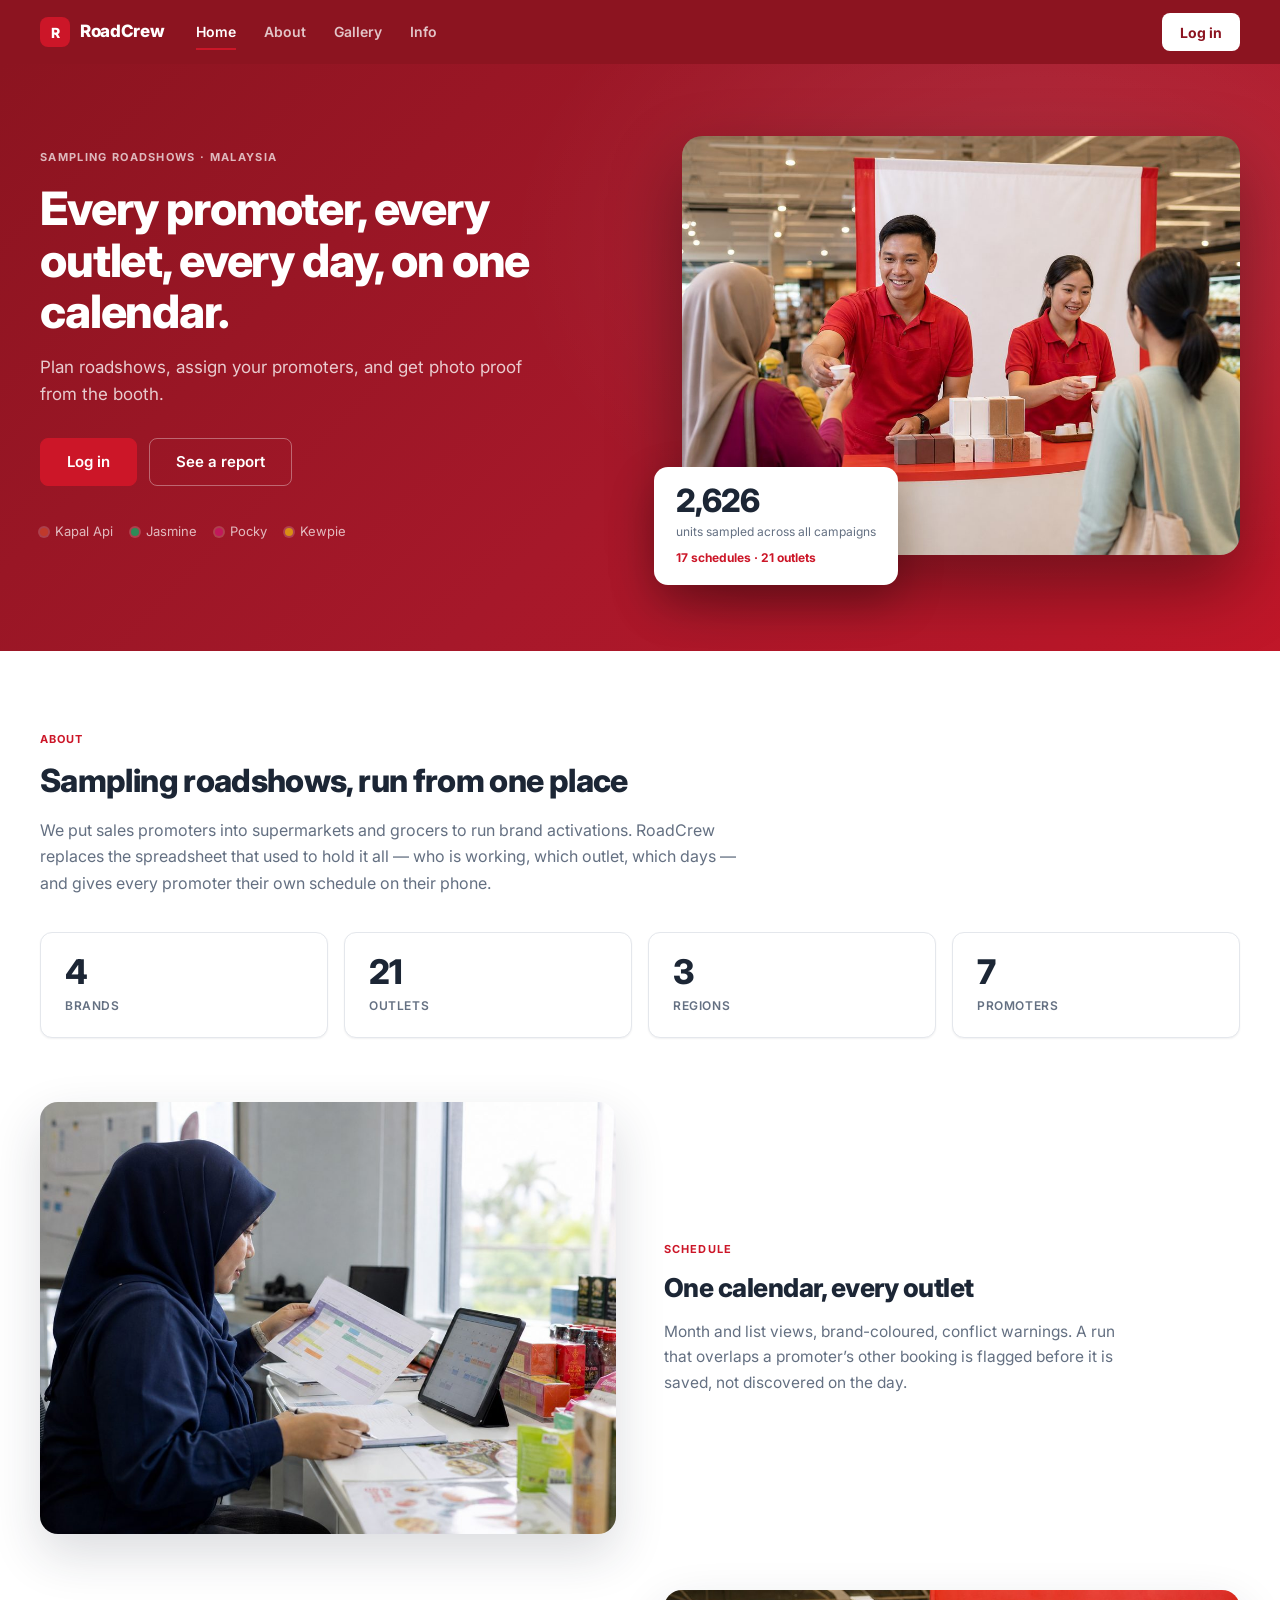
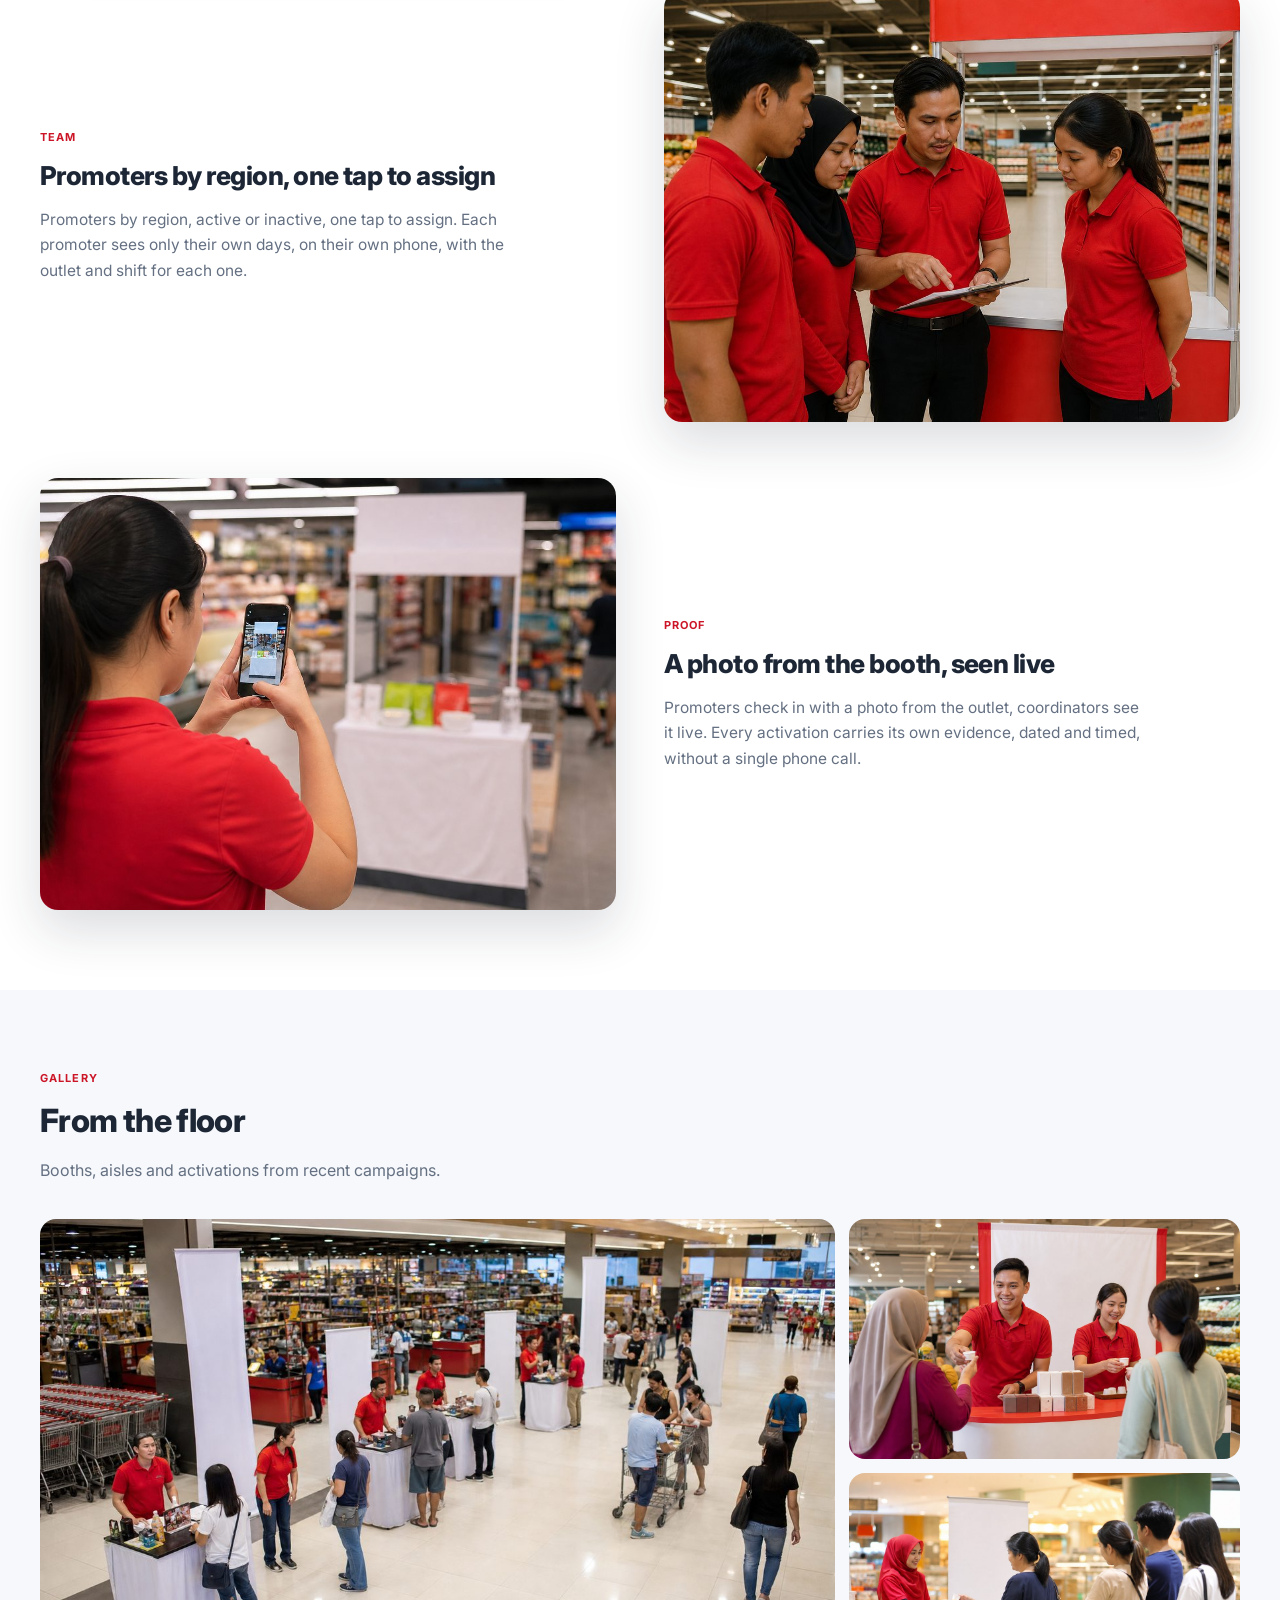
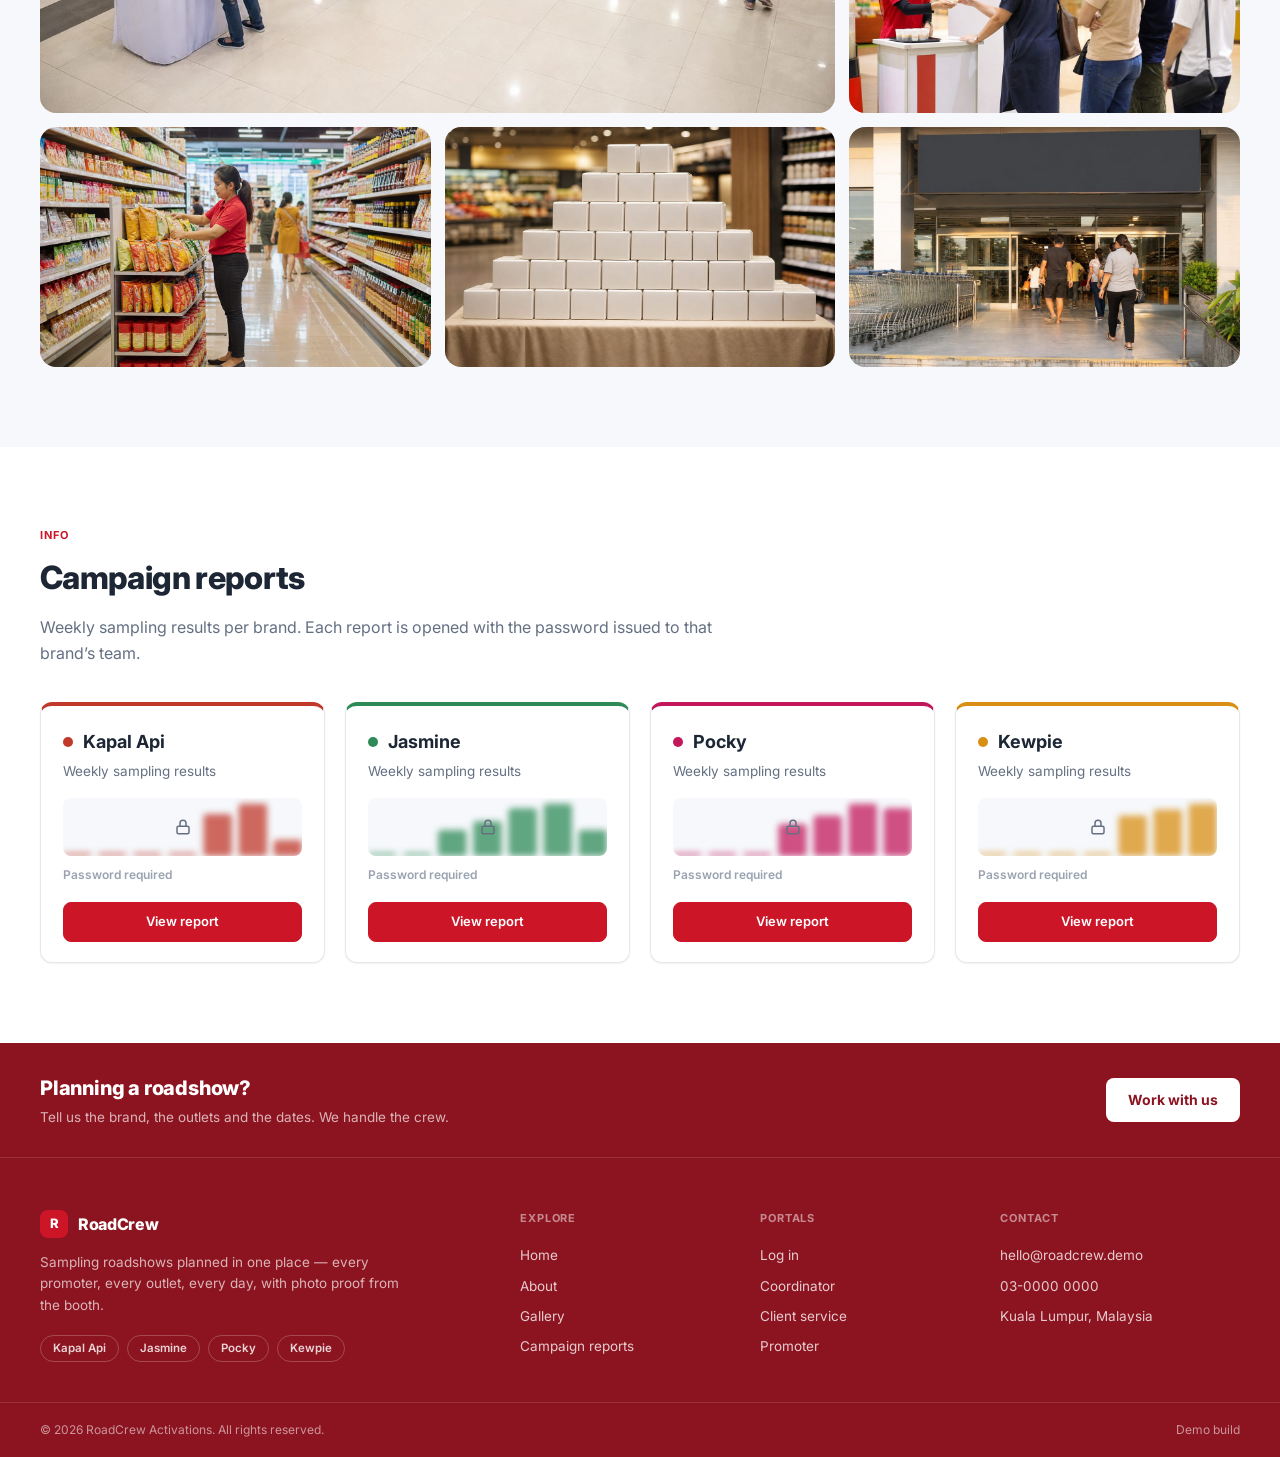
<file: index.html>
<!DOCTYPE html>
<html lang="en">
<head>
<meta charset="utf-8">
<meta name="viewport" content="width=device-width, initial-scale=1">
<title>RoadCrew - Roadshow Schedule Management</title>
<link rel="icon" href="img/logo.svg">
<link rel="preconnect" href="https://fonts.googleapis.com">
<link rel="preconnect" href="https://fonts.gstatic.com" crossorigin>
<link href="https://fonts.googleapis.com/css2?family=Inter:wght@400;600;700;800&display=swap" rel="stylesheet">
<link rel="stylesheet" href="css/base.css">
<link rel="stylesheet" href="css/landing.css">
</head>
<body class="landing">

  <!-- ============ NAVBAR ============ -->
  <header class="nav">
    <a class="nav-brand" href="#home">
      <span class="nav-mark">R</span>
      <span class="nav-word">RoadCrew</span>
    </a>
    <nav class="nav-links" id="nav-links">
      <a class="nav-link" href="#home">Home</a>
      <a class="nav-link" href="#about">About</a>
      <a class="nav-link" href="#gallery">Gallery</a>
      <a class="nav-link" href="#info">Info</a>
    </nav>
    <button class="nav-cta" type="button" data-open-login>Log in</button>
  </header>

  <!-- ============ HOME / HERO ============ -->
  <section class="hero" id="home">
    <div class="hero-grid">
      <div class="hero-copy">
        <div class="hero-eyebrow">Sampling roadshows &middot; Malaysia</div>
        <h1 class="hero-title">Every promoter, every outlet, every day, on one calendar.</h1>
        <p class="hero-sub">Plan roadshows, assign your promoters, and get photo proof from the booth.</p>
        <div class="hero-actions">
          <button class="hero-cta" type="button" data-open-login>Log in</button>
          <a class="hero-cta hero-cta-ghost" href="#info" data-scroll>See a report</a>
        </div>
        <div class="hero-clients" id="hero-clients"></div>
      </div>

      <div class="hero-visual">
        <figure class="hero-photo">
          <img src="img/gallery-01.jpg" alt="Promoters at a sampling booth serving shoppers">
        </figure>
        <div class="hero-stat">
          <div class="hero-stat-num" id="hero-stat-units">&nbsp;</div>
          <div class="hero-stat-label">units sampled across all campaigns</div>
          <div class="hero-stat-sub" id="hero-stat-sub">&nbsp;</div>
        </div>
      </div>
    </div>
  </section>

  <!-- ============ ABOUT ============ -->
  <section class="section" id="about">
    <div class="section-head">
      <div class="section-eyebrow">About</div>
      <h2 class="section-title">Sampling roadshows, run from one place</h2>
      <p class="section-lead">
        We put sales promoters into supermarkets and grocers to run brand activations.
        RoadCrew replaces the spreadsheet that used to hold it all &mdash; who is working,
        which outlet, which days &mdash; and gives every promoter their own schedule on their phone.
      </p>
    </div>

    <div class="stats" id="stats"></div>

    <div class="story">
      <div class="story-row">
        <figure class="story-photo">
          <img src="img/about-01.jpg" alt="Coordinator reviewing a printed schedule beside a tablet calendar">
        </figure>
        <div class="story-copy">
          <div class="story-kicker">Schedule</div>
          <h3 class="story-title">One calendar, every outlet</h3>
          <p class="story-text">
            Month and list views, brand-coloured, conflict warnings. A run that overlaps a
            promoter&rsquo;s other booking is flagged before it is saved, not discovered on the day.
          </p>
        </div>
      </div>

      <div class="story-row story-row-flip">
        <figure class="story-photo">
          <img src="img/about-02.jpg" alt="Promoter team gathered for a briefing beside a booth">
        </figure>
        <div class="story-copy">
          <div class="story-kicker">Team</div>
          <h3 class="story-title">Promoters by region, one tap to assign</h3>
          <p class="story-text">
            Promoters by region, active or inactive, one tap to assign. Each promoter sees only
            their own days, on their own phone, with the outlet and shift for each one.
          </p>
        </div>
      </div>

      <div class="story-row">
        <figure class="story-photo">
          <img src="img/about-03.jpg" alt="Promoter photographing her sampling booth with a phone">
        </figure>
        <div class="story-copy">
          <div class="story-kicker">Proof</div>
          <h3 class="story-title">A photo from the booth, seen live</h3>
          <p class="story-text">
            Promoters check in with a photo from the outlet, coordinators see it live. Every
            activation carries its own evidence, dated and timed, without a single phone call.
          </p>
        </div>
      </div>
    </div>
  </section>

  <!-- ============ GALLERY ============ -->
  <section class="section section-alt" id="gallery">
    <div class="section-head">
      <div class="section-eyebrow">Gallery</div>
      <h2 class="section-title">From the floor</h2>
      <p class="section-lead">Booths, aisles and activations from recent campaigns.</p>
    </div>
    <div class="mosaic" id="mosaic">
      <figure class="shot-tile shot-large" data-shot="0">
        <img src="img/gallery-06.jpg" alt="Wide view of an activation floor with several booths">
        <figcaption>Activation floor</figcaption>
      </figure>
      <figure class="shot-tile" data-shot="1">
        <img src="img/gallery-01.jpg" alt="Sampling booth with backdrop banner">
        <figcaption>Sampling booth</figcaption>
      </figure>
      <figure class="shot-tile" data-shot="2">
        <img src="img/gallery-03.jpg" alt="Promoter stand with a queue of shoppers">
        <figcaption>Promoter stand</figcaption>
      </figure>
      <figure class="shot-tile" data-shot="3">
        <img src="img/gallery-02.jpg" alt="Supermarket aisle with product shelving">
        <figcaption>Supermarket aisle</figcaption>
      </figure>
      <figure class="shot-tile" data-shot="4">
        <img src="img/gallery-04.jpg" alt="Product display pyramid on a table">
        <figcaption>Product display</figcaption>
      </figure>
      <figure class="shot-tile" data-shot="5">
        <img src="img/gallery-05.jpg" alt="Storefront entrance with trolleys">
        <figcaption>Storefront</figcaption>
      </figure>
    </div>
  </section>

  <!-- ============ INFO / BRAND REPORTS ============ -->
  <section class="section" id="info">
    <div class="section-head">
      <div class="section-eyebrow">Info</div>
      <h2 class="section-title">Campaign reports</h2>
      <p class="section-lead">
        Weekly sampling results per brand. Each report is opened with the password
        issued to that brand&rsquo;s team.
      </p>
    </div>
    <div class="report-cards" id="report-cards"></div>
  </section>

  <!-- ============ FOOTER ============ -->
  <footer class="site-footer">
    <div class="footer-cta">
      <div class="footer-cta-copy">
        <div class="footer-cta-title">Planning a roadshow?</div>
        <div class="footer-cta-sub">Tell us the brand, the outlets and the dates. We handle the crew.</div>
      </div>
      <a class="footer-cta-btn" id="footer-cta-mail" href="#">Work with us</a>
    </div>

    <div class="footer-grid">
      <div class="footer-about">
        <div class="footer-brand">
          <span class="footer-mark">R</span>
          <span class="footer-word">RoadCrew</span>
        </div>
        <p class="footer-blurb">
          Sampling roadshows planned in one place &mdash; every promoter, every outlet,
          every day, with photo proof from the booth.
        </p>
        <div class="footer-chips" id="footer-chips"></div>
      </div>

      <nav class="footer-col">
        <h4 class="footer-head">Explore</h4>
        <a class="footer-link" href="#home">Home</a>
        <a class="footer-link" href="#about">About</a>
        <a class="footer-link" href="#gallery">Gallery</a>
        <a class="footer-link" href="#info">Campaign reports</a>
      </nav>

      <nav class="footer-col">
        <h4 class="footer-head">Portals</h4>
        <button class="footer-link footer-link-btn" type="button" data-open-login>Log in</button>
        <a class="footer-link" href="admin/dashboard.html">Coordinator</a>
        <a class="footer-link" href="client/dashboard.html">Client service</a>
        <a class="footer-link" href="staff/calendar.html">Promoter</a>
      </nav>

      <div class="footer-col">
        <h4 class="footer-head">Contact</h4>
        <a class="footer-link" id="footer-email" href="#">&nbsp;</a>
        <a class="footer-link" id="footer-phone" href="#">&nbsp;</a>
        <span class="footer-link footer-link-plain">Kuala Lumpur, Malaysia</span>
      </div>
    </div>

    <div class="footer-bar">
      <span id="footer-copy">&copy; 2026 RoadCrew Activations. All rights reserved.</span>
      <span class="footer-note">Demo build</span>
    </div>
  </footer>

  <!-- ============ BOTTOM NAV (phone only) ============ -->
  <!-- The same four sections as the top bar, moved to where a thumb already
       rests. It mirrors the promoter app bottom nav so the public site and the
       product read as one piece of software. -->
  <nav class="botnav" id="botnav" aria-label="Sections">
    <a class="botnav-item" href="#home">
      <svg class="botnav-icon" viewBox="0 0 20 20" aria-hidden="true">
        <path d="M3 9.4 10 3.2l7 6.2V16a1.4 1.4 0 0 1-1.4 1.4h-2.7v-5.1H7.1v5.1H4.4A1.4 1.4 0 0 1 3 16z"/>
      </svg>
      <span class="botnav-label">Home</span>
    </a>
    <a class="botnav-item" href="#about">
      <svg class="botnav-icon" viewBox="0 0 20 20" aria-hidden="true">
        <circle cx="7.6" cy="7.1" r="2.7"/>
        <path d="M2.6 16.6c0-2.6 2.2-4.3 5-4.3s5 1.7 5 4.3"/>
        <path d="M13.4 8.7a2.4 2.4 0 1 0-1.1-4.4"/>
        <path d="M14.2 12.7c2.1.3 3.4 1.8 3.4 3.9"/>
      </svg>
      <span class="botnav-label">About</span>
    </a>
    <a class="botnav-item" href="#gallery">
      <svg class="botnav-icon" viewBox="0 0 20 20" aria-hidden="true">
        <rect x="2.6" y="4.2" width="14.8" height="11.6" rx="2.2"/>
        <circle cx="7" cy="8.4" r="1.3"/>
        <path d="M3.4 14 7.9 9.8l2.9 2.7 2.4-2 3.3 3"/>
      </svg>
      <span class="botnav-label">Gallery</span>
    </a>
    <a class="botnav-item" href="#info">
      <svg class="botnav-icon" viewBox="0 0 20 20" aria-hidden="true">
        <path d="M3.2 16.8h13.6"/>
        <rect x="4.4" y="9.2" width="3.1" height="5.4" rx="1"/>
        <rect x="8.9" y="5.4" width="3.1" height="9.2" rx="1"/>
        <rect x="13.4" y="11.4" width="3.1" height="3.2" rx="1"/>
      </svg>
      <span class="botnav-label">Info</span>
    </a>
    <button class="botnav-item botnav-item-cta" type="button" data-open-login>
      <svg class="botnav-icon" viewBox="0 0 20 20" aria-hidden="true">
        <path d="M8.8 3.4h5.1a1.6 1.6 0 0 1 1.6 1.6v10a1.6 1.6 0 0 1-1.6 1.6H8.8"/>
        <path d="M3.6 10h7.6"/>
        <path d="M8.8 7.4 11.4 10l-2.6 2.6"/>
      </svg>
      <span class="botnav-label">Log in</span>
    </button>
  </nav>

  <!-- ============ LIGHTBOX ============ -->
  <div class="modal lightbox" id="lightbox">
    <button class="lightbox-close" type="button" data-close-lightbox aria-label="Close">&#10005;</button>
    <button class="lightbox-nav lightbox-prev" type="button" data-lightbox-prev aria-label="Previous">&lsaquo;</button>
    <figure class="lightbox-figure">
      <img id="lightbox-img" alt="">
      <figcaption id="lightbox-cap"></figcaption>
    </figure>
    <button class="lightbox-nav lightbox-next" type="button" data-lightbox-next aria-label="Next">&rsaquo;</button>
  </div>

  <!-- ============ LOGIN MODAL ============ -->
  <div class="modal" id="login-modal">
    <div class="modal-box">
      <div class="modal-head">
        <div class="modal-title">Welcome back</div>
        <button class="modal-close" type="button" data-close-login>&#10005;</button>
      </div>
      <div class="login-sub">Sign in to your RoadCrew account</div>

      <form id="login-form" novalidate>
        <label class="login-label" for="email">Email</label>
        <input class="login-input" id="email" name="email" type="email" autocomplete="username"
               placeholder="staff1@gmail.com" spellcheck="false">

        <label class="login-label" for="password">Password</label>
        <input class="login-input" id="password" name="password" type="password"
               autocomplete="current-password" placeholder="&bull;&bull;&bull;&bull;&bull;&bull;&bull;">

        <div class="login-error" id="login-error" role="alert"></div>

        <button class="login-submit" type="submit">Log in</button>
      </form>

      <div class="demo-box">
        <div class="demo-title">Demo accounts</div>
        <div class="demo-grid" id="demo-grid">
          <span class="demo-role">Admin</span><span class="demo-row" data-email="admin@gmail.com" data-pass="admin123">admin@gmail.com</span><span class="demo-pass">admin123</span>
          <span class="demo-role">Kapal Api</span><span class="demo-row" data-email="client1@gmail.com" data-pass="admin123">client1@gmail.com</span><span class="demo-pass">admin123</span>
          <span class="demo-role">Jasmine</span><span class="demo-row" data-email="client2@gmail.com" data-pass="admin123">client2@gmail.com</span><span class="demo-pass">admin123</span>
          <span class="demo-role">Pocky</span><span class="demo-row" data-email="client3@gmail.com" data-pass="admin123">client3@gmail.com</span><span class="demo-pass">admin123</span>
          <span class="demo-role">Kewpie</span><span class="demo-row" data-email="client4@gmail.com" data-pass="admin123">client4@gmail.com</span><span class="demo-pass">admin123</span>
          <span class="demo-role">Staff</span><span class="demo-row" data-email="staff1@gmail.com" data-pass="admin123">staff1@gmail.com</span><span class="demo-pass">admin123</span>
          <span class="demo-role">Staff</span><span class="demo-row" data-email="staff2@gmail.com" data-pass="admin123">staff2@gmail.com</span><span class="demo-pass">admin123</span>
        </div>
      </div>
    </div>
  </div>

  <!-- ============ REPORT PASSWORD GATE ============ -->
  <div class="modal" id="gate-modal">
    <div class="modal-box">
      <div class="modal-head">
        <div class="modal-title" id="gate-title">Campaign report</div>
        <button class="modal-close" type="button" data-close-gate>&#10005;</button>
      </div>
      <div class="modal-text" id="gate-sub">Enter the password issued to this brand&rsquo;s team.</div>

      <form id="gate-form" novalidate>
        <label class="login-label" for="gate-password">Report password</label>
        <input class="login-input" id="gate-password" type="password" autocomplete="off"
               placeholder="&bull;&bull;&bull;&bull;&bull;&bull;&bull;">
        <div class="login-error" id="gate-error" role="alert"></div>
        <div class="modal-foot">
          <button class="btn" type="button" data-close-gate>Cancel</button>
          <button class="btn btn-primary" type="submit">Unlock</button>
        </div>
      </form>
    </div>
  </div>

  <!-- ============ REPORT ============ -->
  <div class="modal" id="report-modal">
    <div class="modal-box modal-box-lg">
      <div class="modal-head">
        <div class="modal-title" id="report-title">Campaign report</div>
        <button class="modal-close" type="button" data-close-report>&#10005;</button>
      </div>
      <div class="report-body" id="report-body"></div>
    </div>
  </div>

<script src="js/data.js"></script>
<script src="js/util.js"></script>
<script src="js/auth.js"></script>
<script src="js/report.js"></script>
<script src="js/landing.js"></script>
</body>
</html>
</file>
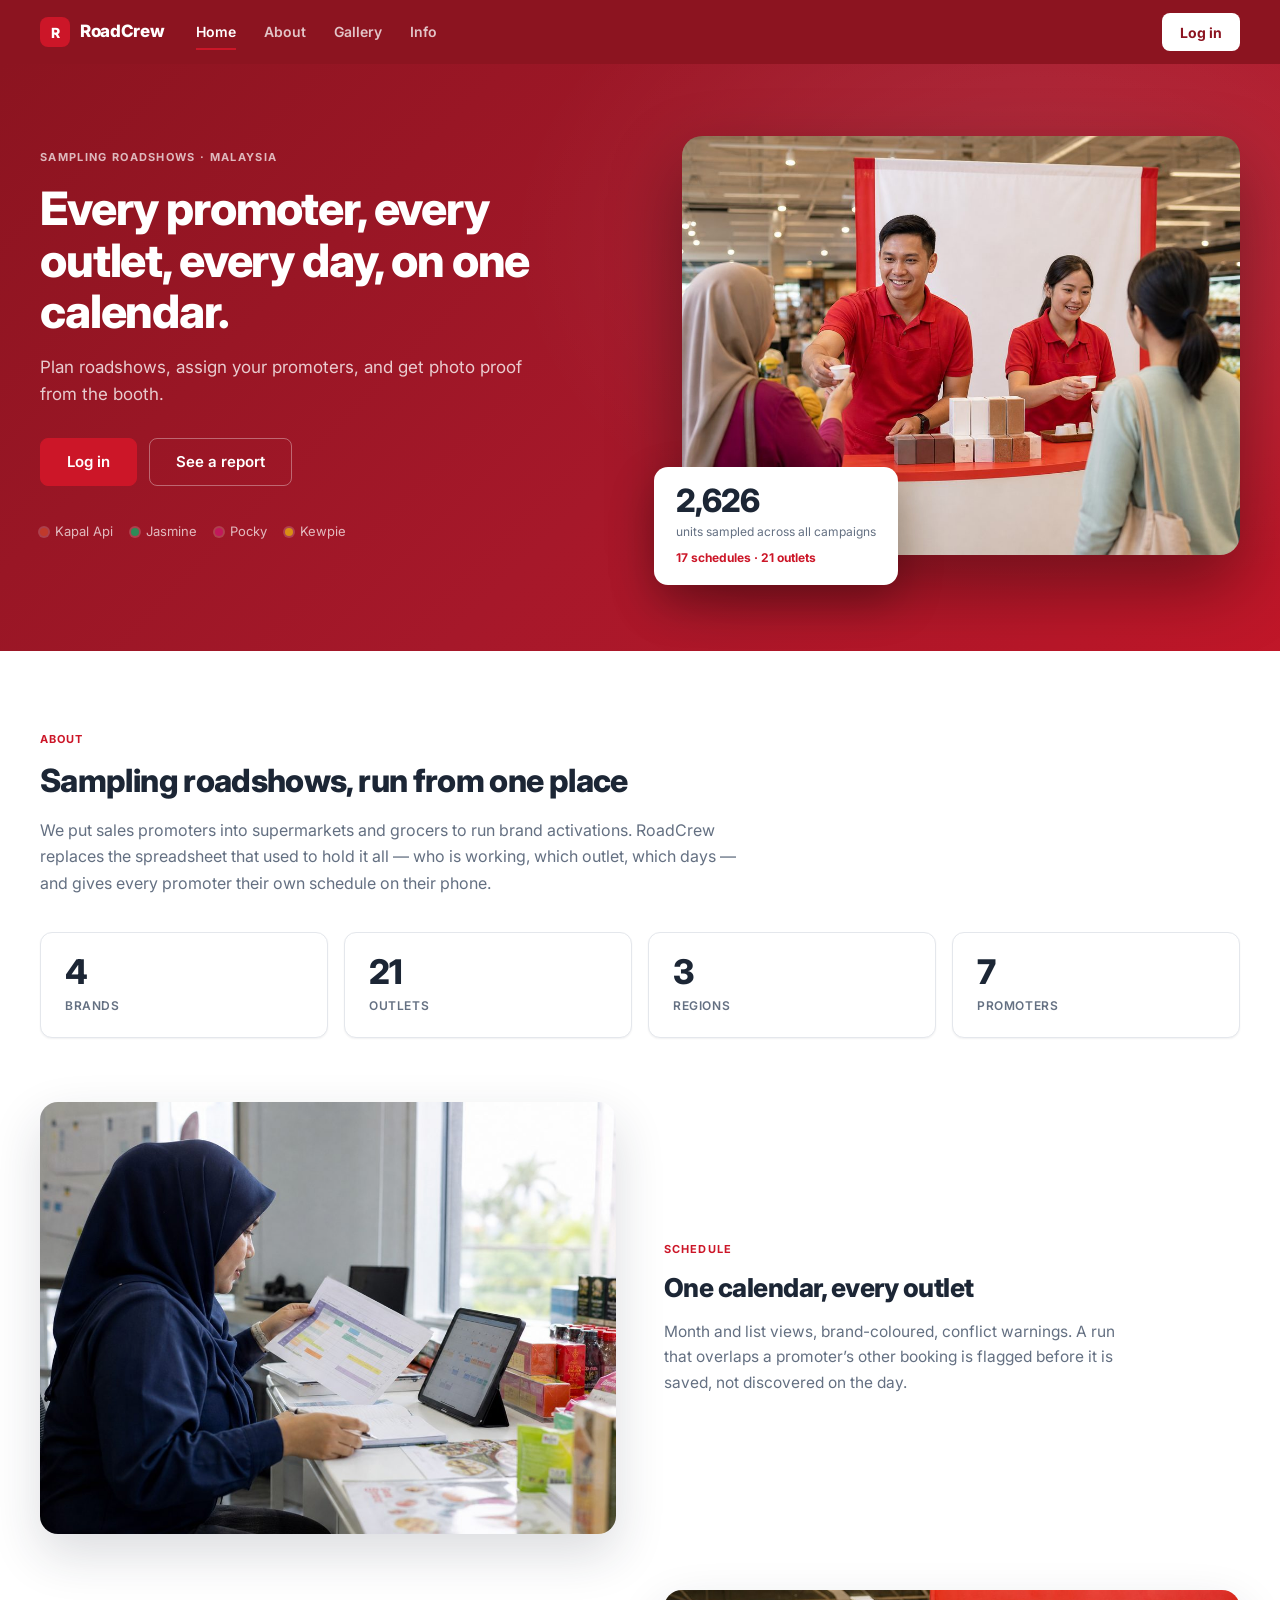
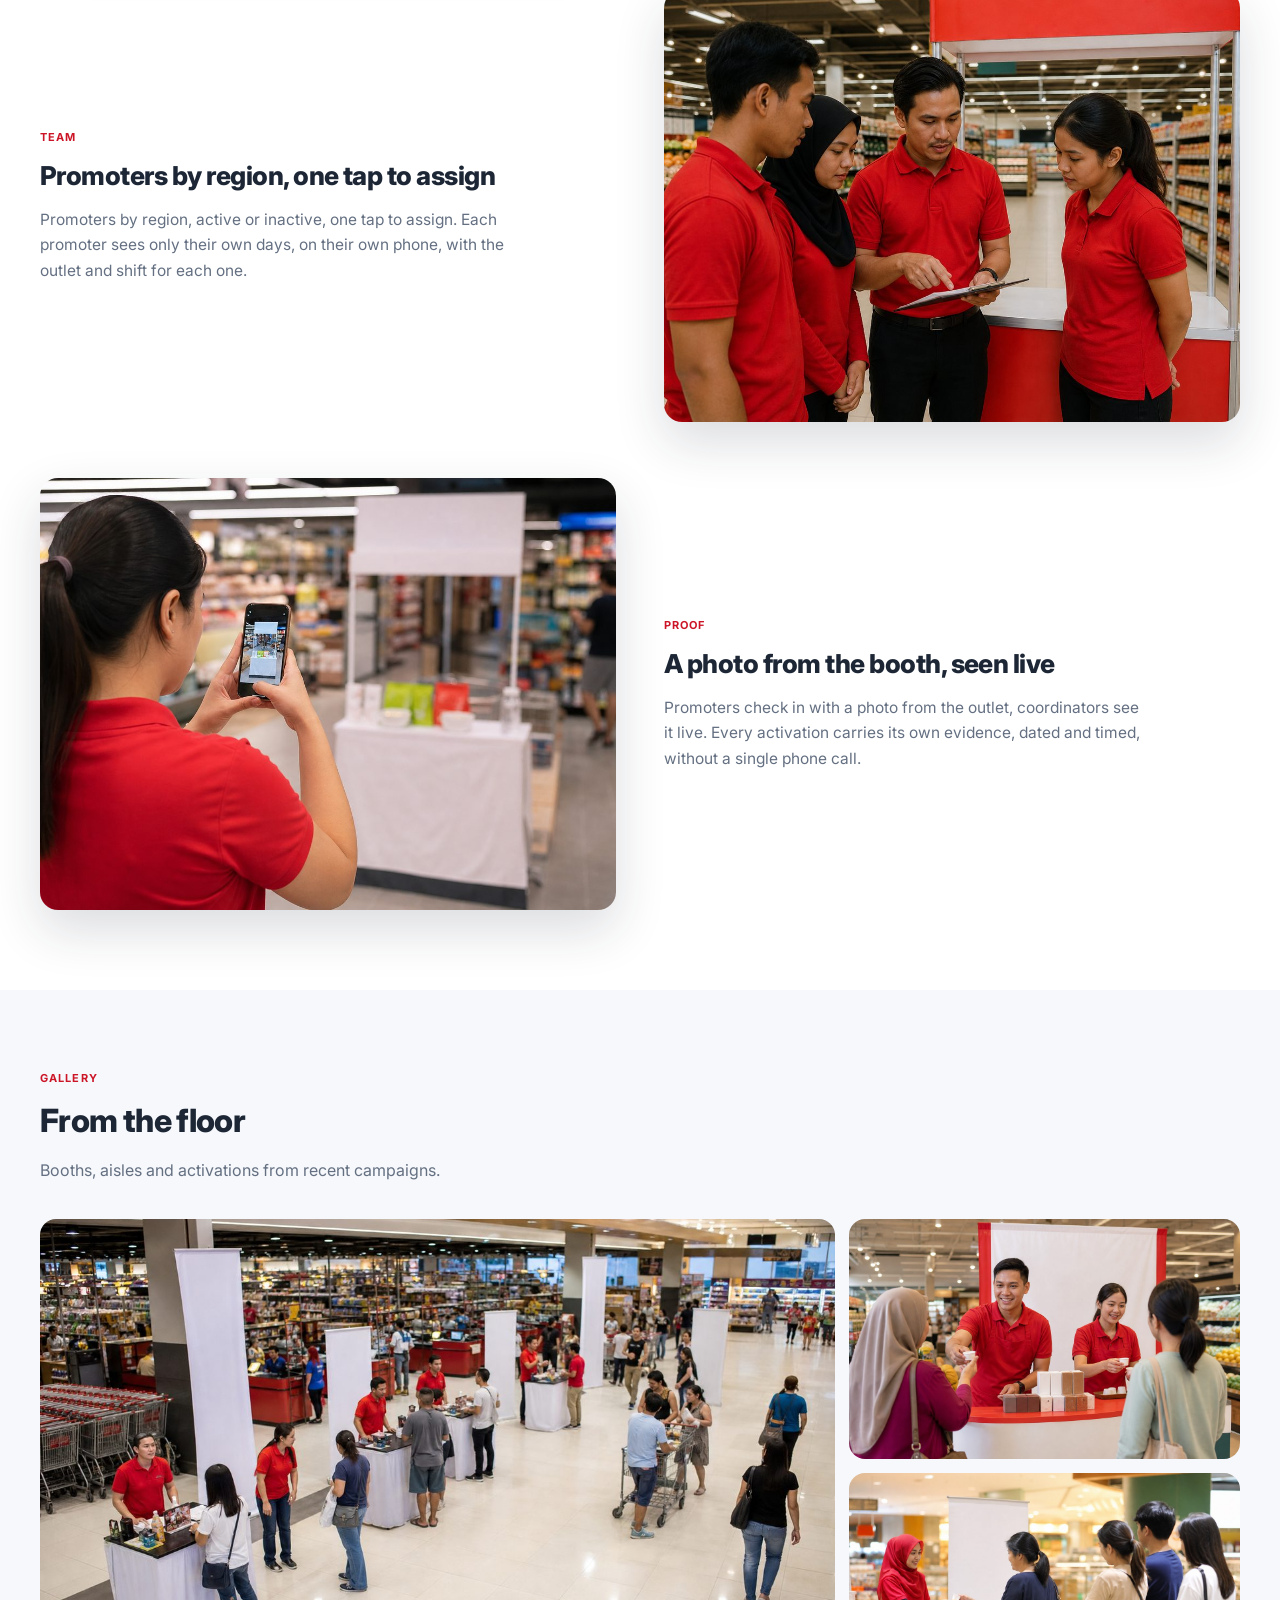
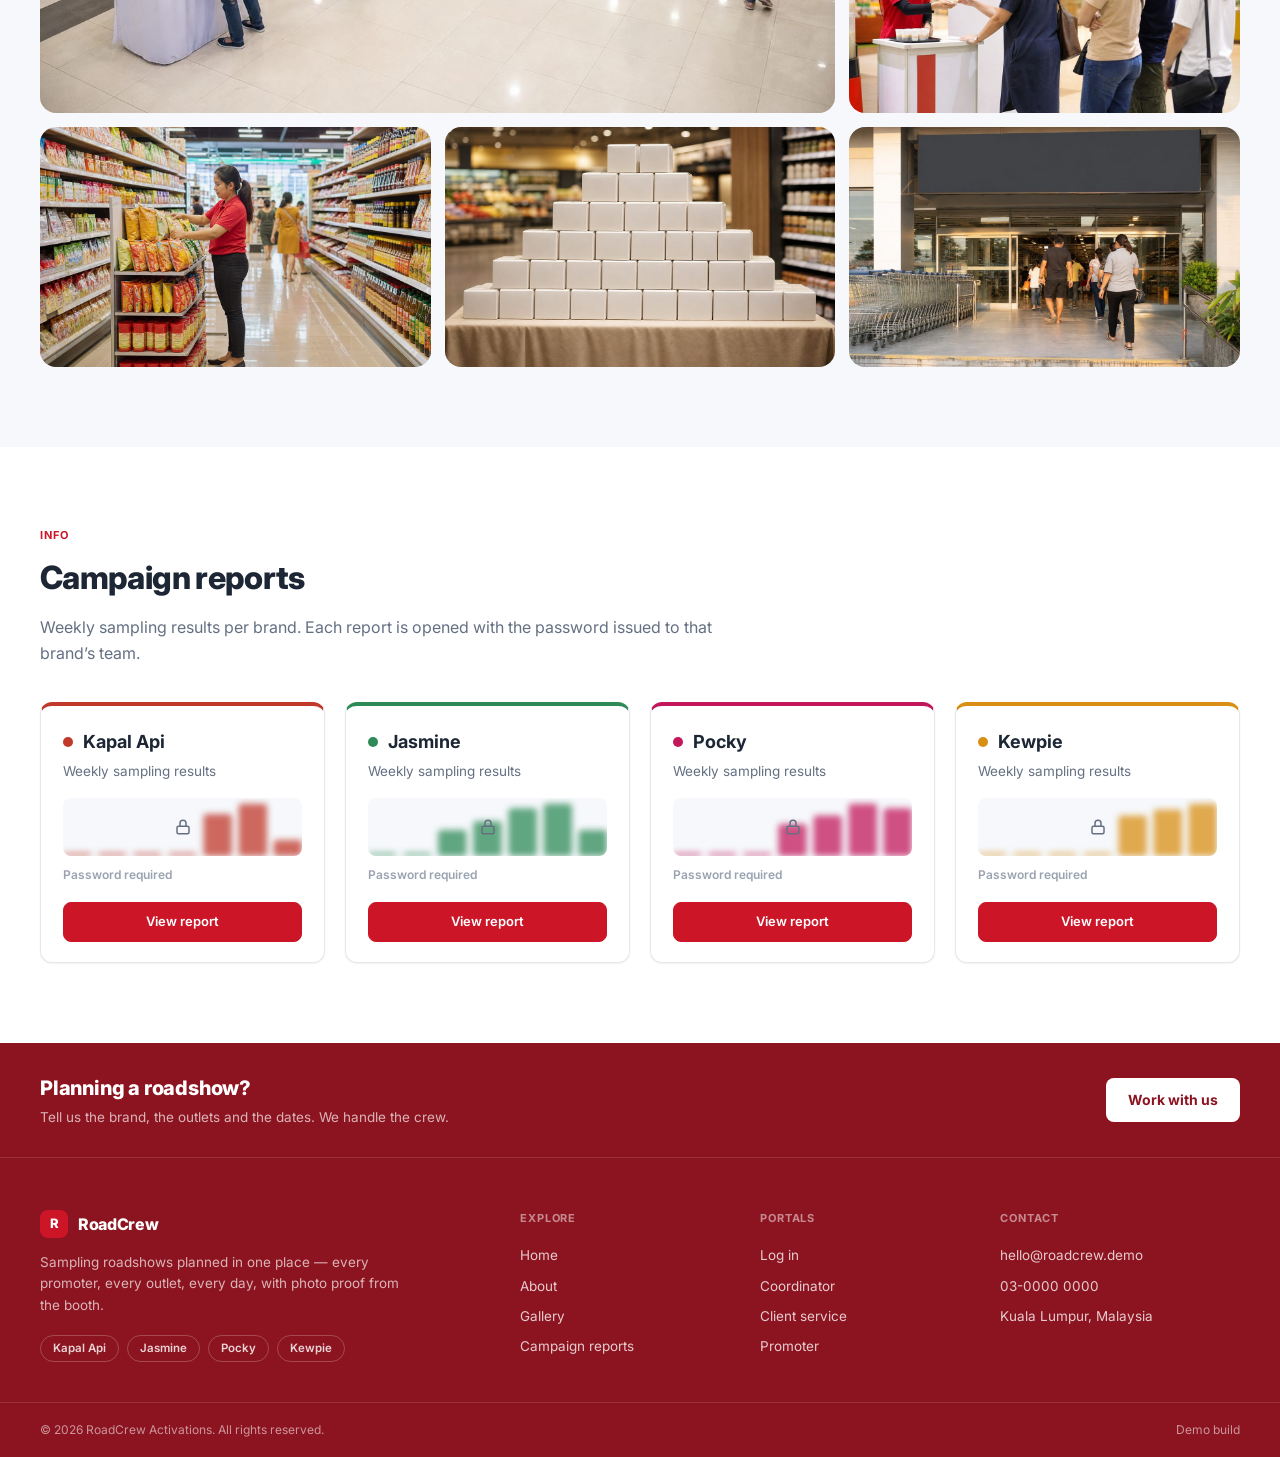
<file: admin/dashboard.html>
<!DOCTYPE html>
<html lang="en">
<head>
<meta charset="utf-8">
<meta name="viewport" content="width=device-width, initial-scale=1">
<title>Main - RoadCrew</title>
<link rel="icon" href="../img/logo.svg">
<link rel="preconnect" href="https://fonts.googleapis.com">
<link rel="preconnect" href="https://fonts.gstatic.com" crossorigin>
<link href="https://fonts.googleapis.com/css2?family=Inter:wght@400;600;700;800&display=swap" rel="stylesheet">
<link rel="stylesheet" href="../css/base.css">
<link rel="stylesheet" href="../css/admin.css">
</head>
<body>
<div class="admin">

  <!-- ============ SIDEBAR (desktop) ============ -->
  <aside class="side">
    <div class="side-brand">
      <div class="side-mark">R</div>
      <div class="side-word">RoadCrew</div>
    </div>
    <nav class="side-nav">
      <a class="side-item is-active" href="dashboard.html"><span class="side-item-initial">M</span><span class="side-item-label">Main</span></a>
      <a class="side-item" href="schedules.html"><span class="side-item-initial">S</span><span class="side-item-label">Schedules</span></a>
      <a class="side-item" href="users.html"><span class="side-item-initial">U</span><span class="side-item-label">Users</span></a>
      <a class="side-item" href="settings.html"><span class="side-item-initial">C</span><span class="side-item-label">Settings</span></a>
    </nav>
    <div class="side-spacer"></div>
    <div class="side-foot">
      <div class="side-avatar" id="side-initial">C</div>
      <div class="side-who">
        <div class="side-name" id="side-name">Coordinator</div>
        <button class="side-logout" type="button" data-logout>Log out</button>
      </div>
    </div>
  </aside>

  <div class="main">

    <!-- ============ APP BAR (mobile, artboard 08) ============ -->
    <header class="appbar">
      <div class="appbar-mark">R</div>
      <div class="appbar-title">RoadCrew</div>
      <div class="appbar-pill" id="appbar-date">&nbsp;</div>
      <div class="appbar-avatar" id="appbar-initial">C</div>
    </header>

    <!-- ============ TOP BAR (desktop) ============ -->
    <header class="topbar">
      <div class="topbar-title">Main</div>
      <div class="topbar-right">
        <div class="date-pill" id="topbar-date">&nbsp;</div>
        <div class="topbar-avatar" id="topbar-initial">C</div>
      </div>
    </header>

    <main class="content">

      <!-- KPI tiles -->
      <section class="kpi-row" id="kpi-row"></section>

      <section class="panel-row">

        <!-- This week -->
        <div class="panel">
          <div class="panel-title">This week</div>
          <div class="week-head" id="week-head"></div>
          <div class="week-lanes" id="week-lanes"></div>
          <div class="mweek" id="mweek"></div>
        </div>

        <!-- Today's check-ins -->
        <div class="panel">
          <div class="panel-title">Today's check-ins</div>
          <div class="feed" id="feed"></div>
        </div>

      </section>

      <!-- Region coverage -->
      <section class="panel">
        <div class="panel-title panel-title-tight">Region coverage (this month)</div>
        <div class="grid-table" id="region-table"></div>
      </section>

    </main>

    <!-- ============ BOTTOM NAV (mobile, artboard 08) ============ -->
    <nav class="botnav">
      <a class="botnav-item is-active" href="dashboard.html"><div class="botnav-glyph"></div><div class="botnav-label">Main</div></a>
      <a class="botnav-item" href="schedules.html"><div class="botnav-glyph"></div><div class="botnav-label">Schedules</div></a>
      <a class="botnav-item" href="users.html"><div class="botnav-glyph botnav-glyph-round"></div><div class="botnav-label">Users</div></a>
      <a class="botnav-item" href="settings.html"><div class="botnav-glyph botnav-glyph-diamond"></div><div class="botnav-label">Settings</div></a>
    </nav>

  </div>
</div>

<script src="../js/data.js"></script>
<script src="../js/util.js"></script>
<script src="../js/auth.js"></script>
<script src="../js/calendar.js"></script>
<script src="../js/admin/dashboard.js"></script>
</body>
</html>
</file>
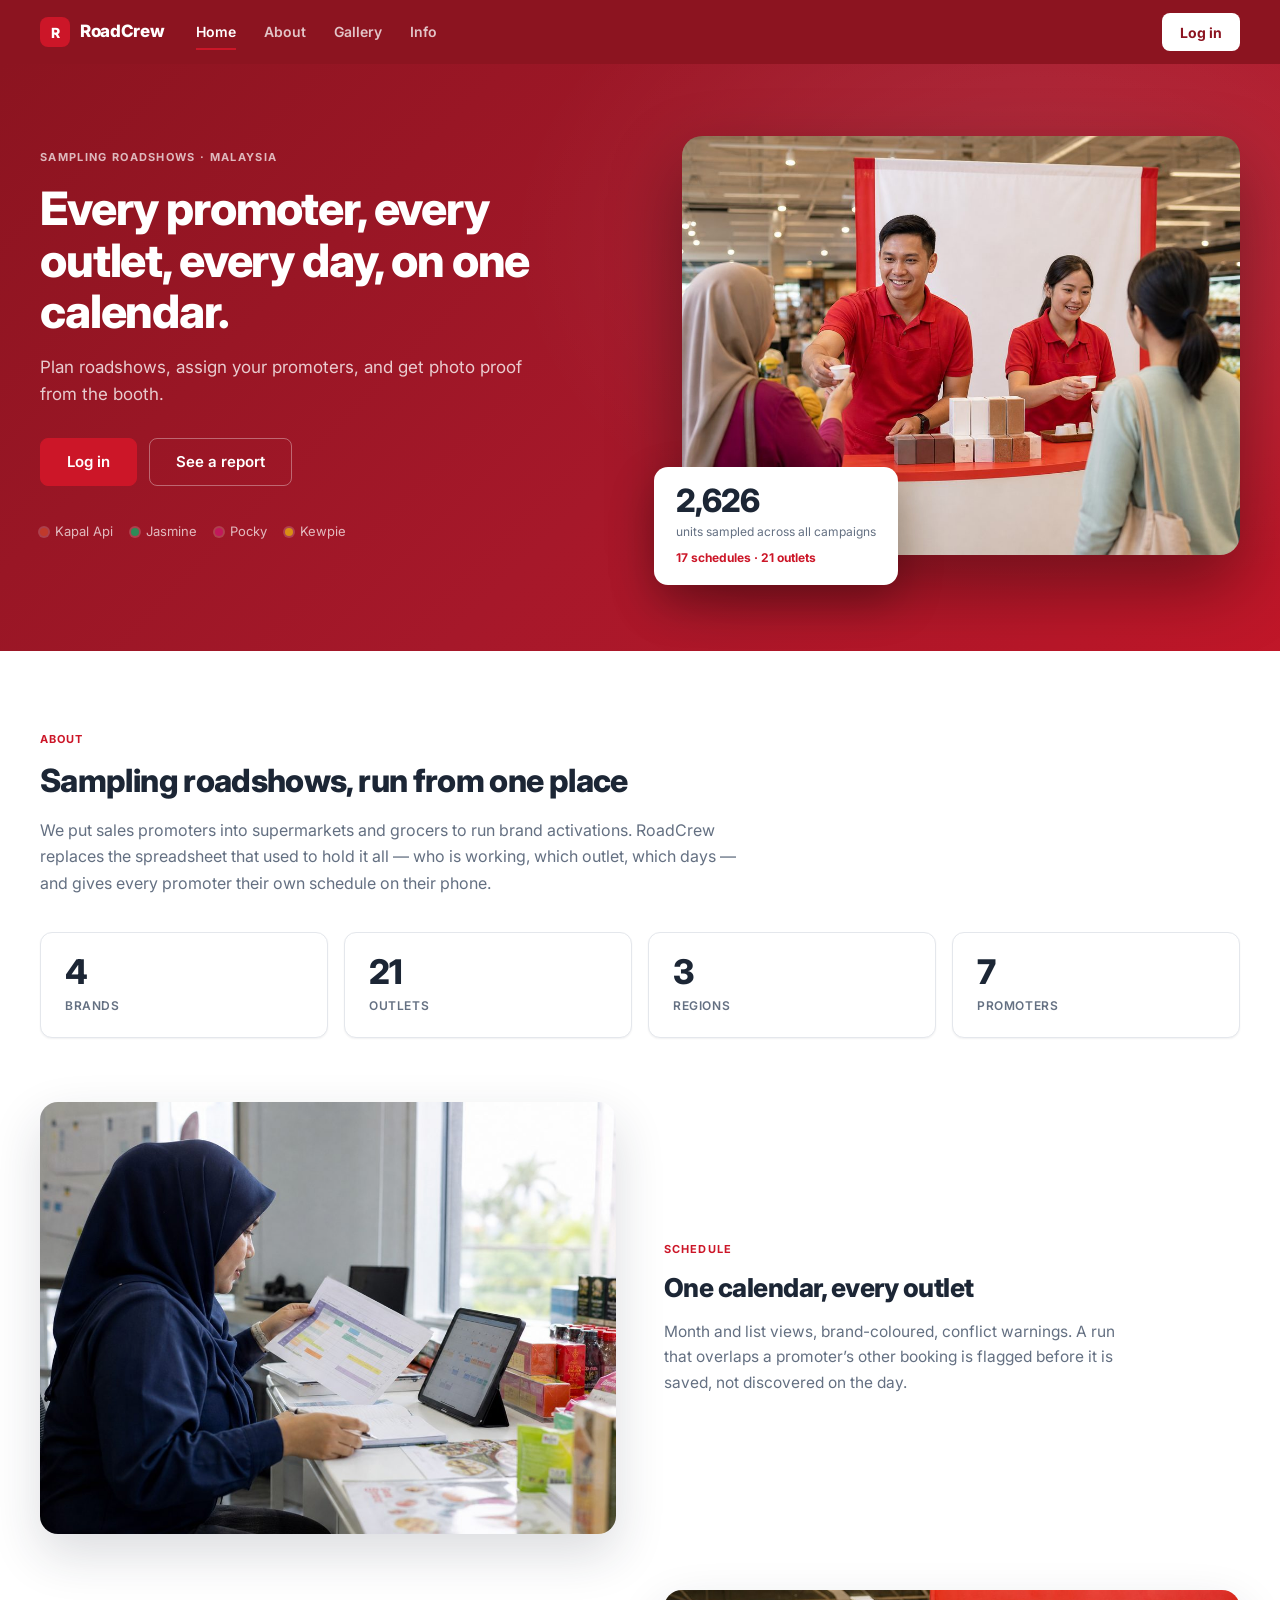
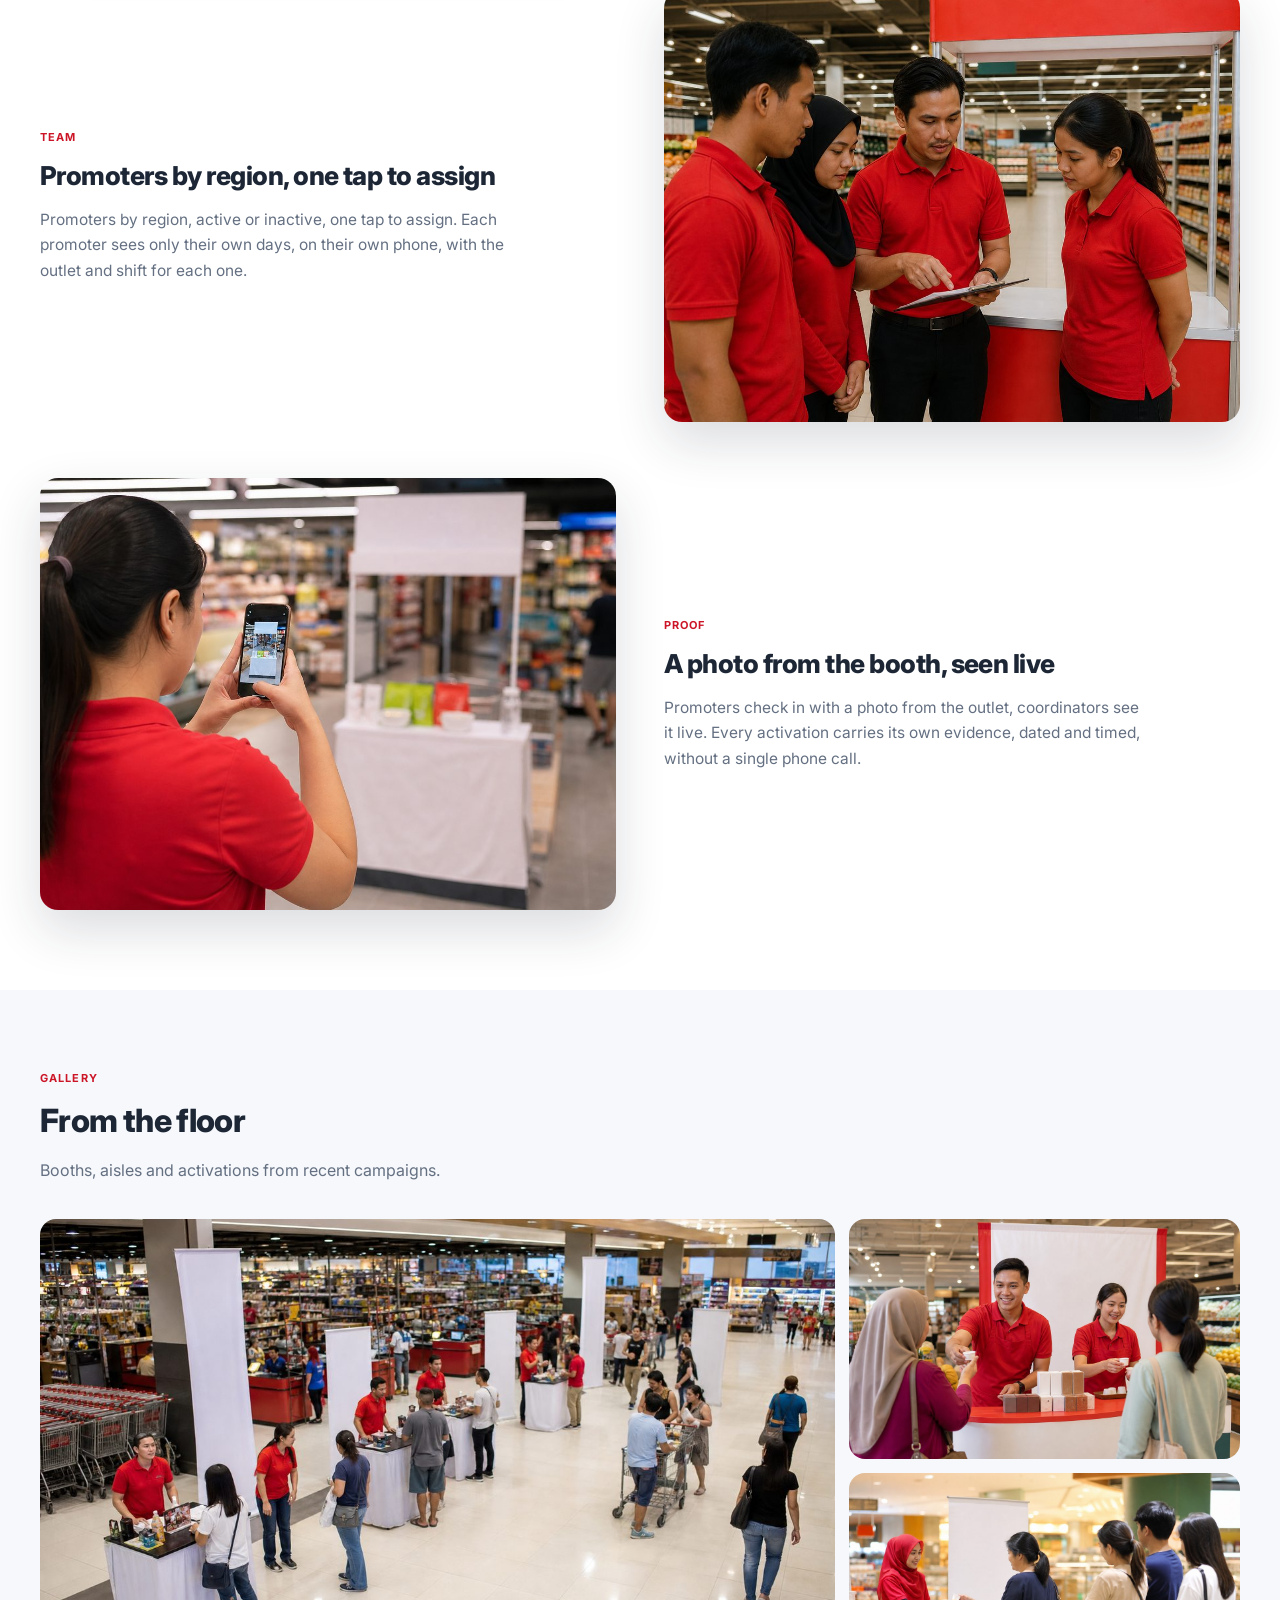
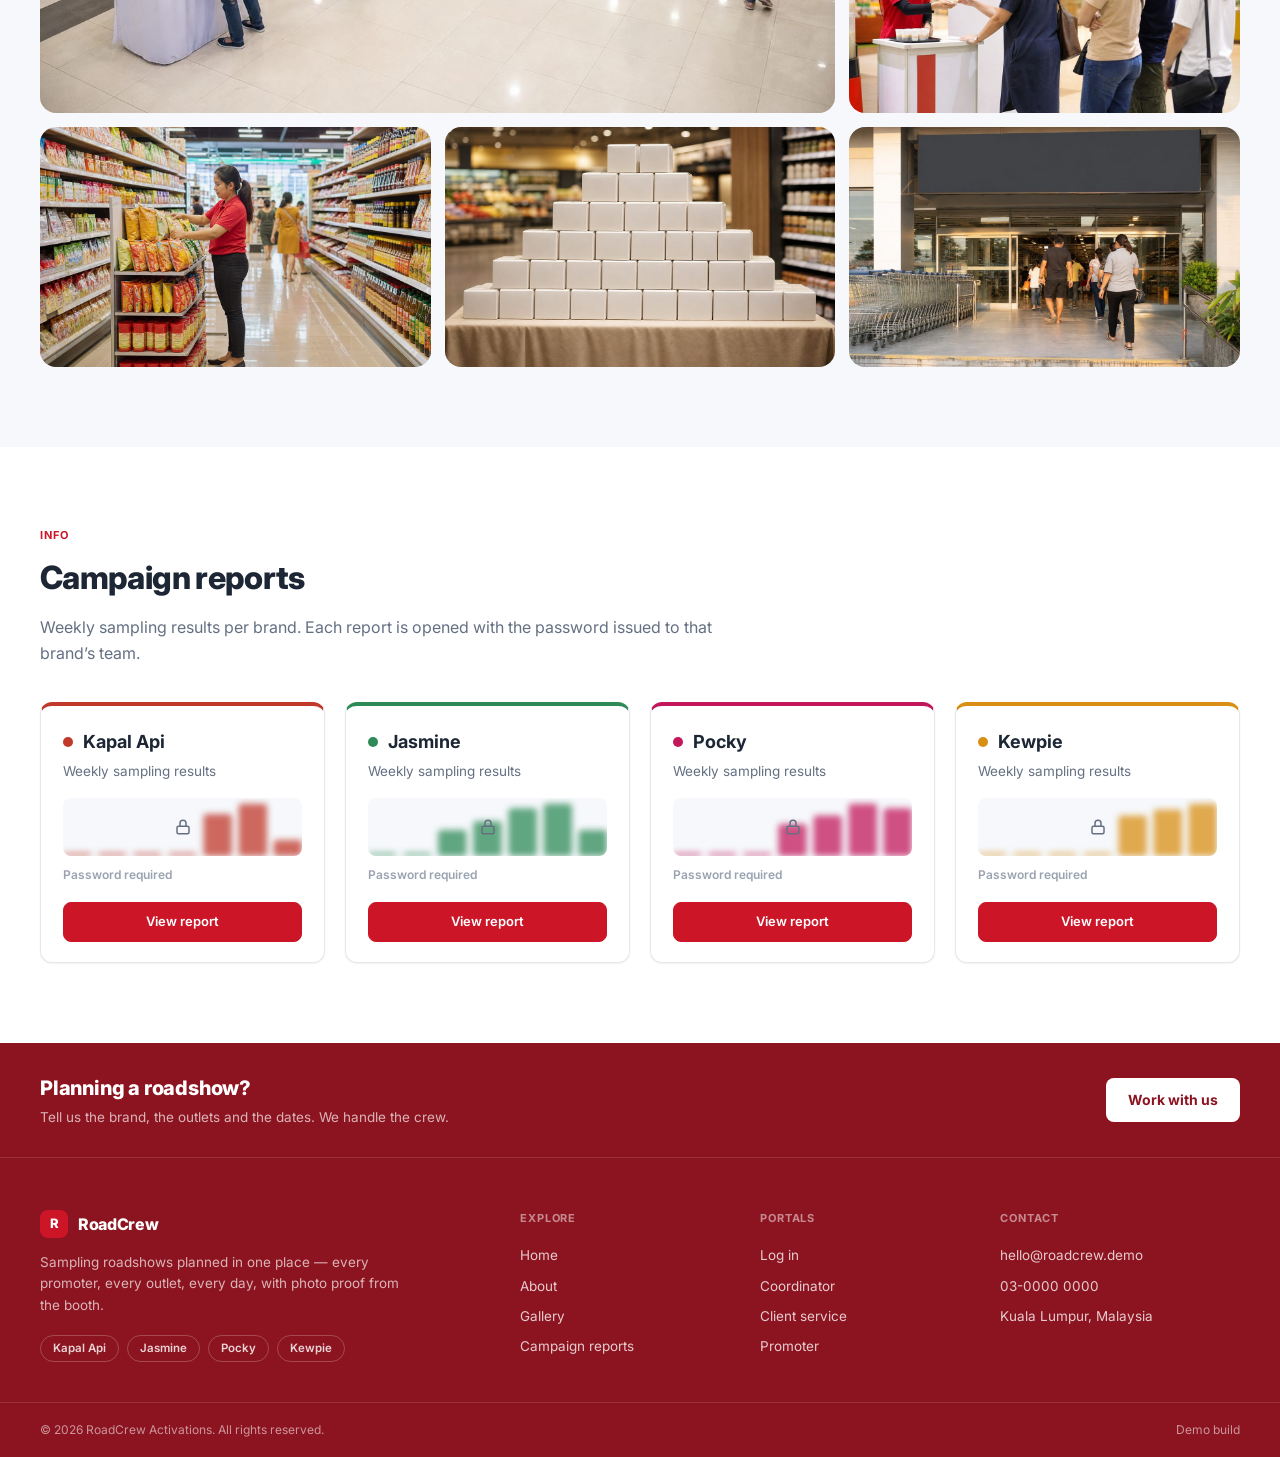
<file: admin/settings.html>
<!DOCTYPE html>
<html lang="en">
<head>
<meta charset="utf-8">
<meta name="viewport" content="width=device-width, initial-scale=1">
<title>Settings - RoadCrew</title>
<link rel="icon" href="../img/logo.svg">
<link rel="preconnect" href="https://fonts.googleapis.com">
<link rel="preconnect" href="https://fonts.gstatic.com" crossorigin>
<link href="https://fonts.googleapis.com/css2?family=Inter:wght@400;600;700;800&display=swap" rel="stylesheet">
<link rel="stylesheet" href="../css/base.css">
<link rel="stylesheet" href="../css/admin.css">
</head>
<body>
<div class="admin">

  <!-- ============ SIDEBAR (desktop) ============ -->
  <aside class="side">
    <div class="side-brand">
      <div class="side-mark">R</div>
      <div class="side-word">RoadCrew</div>
    </div>
    <nav class="side-nav">
      <a class="side-item" href="dashboard.html"><span class="side-item-initial">M</span><span class="side-item-label">Main</span></a>
      <a class="side-item" href="schedules.html"><span class="side-item-initial">S</span><span class="side-item-label">Schedules</span></a>
      <a class="side-item" href="users.html"><span class="side-item-initial">U</span><span class="side-item-label">Users</span></a>
      <a class="side-item is-active" href="settings.html"><span class="side-item-initial">C</span><span class="side-item-label">Settings</span></a>
    </nav>
    <div class="side-spacer"></div>
    <div class="side-foot">
      <div class="side-avatar" id="side-initial">C</div>
      <div class="side-who">
        <div class="side-name" id="side-name">Coordinator</div>
        <button class="side-logout" type="button" data-logout>Log out</button>
      </div>
    </div>
  </aside>

  <div class="main">

    <!-- ============ APP BAR (mobile, artboard 09) ============ -->
    <header class="appbar">
      <div class="appbar-mark">R</div>
      <div class="appbar-title">Settings</div>
      <div class="appbar-avatar" id="appbar-initial">C</div>
    </header>

    <!-- ============ TOP BAR (desktop) ============ -->
    <header class="topbar">
      <div class="topbar-title">Settings</div>
      <div class="topbar-right">
        <div class="date-pill" id="topbar-date">&nbsp;</div>
        <div class="topbar-avatar" id="topbar-initial">C</div>
      </div>
    </header>

    <main class="content">

      <!-- Tab strip. Reuses .viewseg, the same segmented control the Schedules
           page uses for List and Month, so both pages teach one gesture. The
           active tab is mirrored into the URL hash by settings.js. -->
      <div class="viewseg viewseg-tabs" id="set-tabs">
        <button class="viewseg-btn is-active" type="button" data-tab="company">Company</button>
        <button class="viewseg-btn" type="button" data-tab="brands">Brands</button>
        <button class="viewseg-btn" type="button" data-tab="regions">Regions</button>
        <button class="viewseg-btn" type="button" data-tab="checkin">Check-in</button>
        <button class="viewseg-btn" type="button" data-tab="demo">Demo data</button>
      </div>

      <!-- ============ 1. COMPANY PROFILE ============ -->
      <section class="panel set-panel" id="tab-company">
        <div class="panel-title">Company profile</div>

        <div class="field">
          <label class="field-label" for="s-company">Company name <span class="req">*</span></label>
          <input class="input" id="s-company" type="text" placeholder="RoadCrew Activations">
        </div>

        <div class="field-row">
          <div class="field">
            <label class="field-label" for="s-email">Contact email</label>
            <input class="input" id="s-email" type="email" placeholder="hello@roadcrew.demo">
          </div>
          <div class="field">
            <label class="field-label" for="s-phone">Contact phone</label>
            <input class="input" id="s-phone" type="tel" placeholder="03-0000 0000">
          </div>
        </div>

        <button class="btn btn-primary" type="button" id="s-save">Save company profile</button>
      </section>

      <!-- ============ 2. BRANDS ============ -->
      <section class="panel set-panel" id="tab-brands" hidden>
        <div class="panel-title">Brands</div>
        <p class="muted">The report password is for the brand&rsquo;s own people, who have no
        account here. It opens that brand&rsquo;s campaign report on the public site and nothing
        else. It is not a second login &ndash; client service signs in with an email and password
        and works the schedule.</p>

        <div class="table-wrap">
          <table class="table">
            <thead>
              <tr>
                <th>Brand</th>
                <th>Report password</th>
                <th>Schedules</th>
                <th></th>
              </tr>
            </thead>
            <tbody id="brand-rows"></tbody>
          </table>
        </div>

        <hr class="hr">

        <div class="field-row">
          <div class="field">
            <label class="field-label" for="b-name">Brand name <span class="req">*</span></label>
            <input class="input" id="b-name" type="text" placeholder="e.g. Kapal Api">
          </div>
          <div class="field">
            <label class="field-label" for="b-color">Colour</label>
            <input class="input" id="b-color" type="color" value="#C0392B">
          </div>
        </div>

        <div class="field">
          <label class="field-label" for="b-report-password">Report password</label>
          <input class="input" id="b-report-password" type="text" placeholder="e.g. kapalapi2026">
        </div>

        <div class="row row-gap">
          <button class="btn btn-primary" type="button" id="b-add">Add brand</button>
          <button class="btn" type="button" id="b-cancel" hidden>Cancel</button>
        </div>
      </section>

      <!-- ============ 3. REGIONS ============
           Three tables, drilling down. Picking a region fills the sub-region table
           below it; picking a sub-region fills the outlet table below that. Each
           level carries the same inline add/edit form the Brands panel uses. -->
      <section class="panel set-panel" id="tab-regions" hidden>
        <div class="panel-title">Regions</div>
        <p class="muted">Three levels &ndash; region, sub-region, outlet. Pick a row to open
        the level beneath it. A row that still holds anything cannot be deleted.</p>

        <!-- Level 1 -->
        <div class="table-wrap">
          <table class="table">
            <thead>
              <tr>
                <th>Region</th>
                <th>Code</th>
                <th>Sub-regions</th>
                <th>Outlets</th>
                <th></th>
              </tr>
            </thead>
            <tbody id="region-rows"></tbody>
          </table>
        </div>

        <div class="field-row">
          <div class="field">
            <label class="field-label" for="rg-name">Region name <span class="req">*</span></label>
            <input class="input" id="rg-name" type="text" placeholder="e.g. East Malaysia">
          </div>
          <div class="field">
            <label class="field-label" for="rg-code">Short code</label>
            <input class="input" id="rg-code" type="text" placeholder="e.g. EM" maxlength="6">
          </div>
        </div>

        <div class="row row-gap">
          <button class="btn btn-primary" type="button" id="rg-add">Add region</button>
          <button class="btn" type="button" id="rg-cancel" hidden>Cancel</button>
        </div>

        <hr class="hr">

        <!-- Level 2 -->
        <div class="panel-title" id="subregion-title">Sub-regions</div>
        <div class="table-wrap">
          <table class="table">
            <thead>
              <tr>
                <th>Sub-region</th>
                <th>Outlets</th>
                <th>People</th>
                <th></th>
              </tr>
            </thead>
            <tbody id="subregion-rows"></tbody>
          </table>
        </div>

        <div class="field">
          <label class="field-label" for="sr-name">Sub-region name <span class="req">*</span></label>
          <input class="input" id="sr-name" type="text" placeholder="e.g. Sabah">
        </div>

        <div class="row row-gap">
          <button class="btn btn-primary" type="button" id="sr-add">Add sub-region</button>
          <button class="btn" type="button" id="sr-cancel" hidden>Cancel</button>
        </div>

        <hr class="hr">

        <!-- Level 3 -->
        <div class="panel-title" id="outlet-title">Outlets</div>
        <div class="table-wrap">
          <table class="table">
            <thead>
              <tr>
                <th>Outlet</th>
                <th>City</th>
                <th>Schedules</th>
                <th></th>
              </tr>
            </thead>
            <tbody id="outlet-rows"></tbody>
          </table>
        </div>

        <div class="field-row">
          <div class="field">
            <label class="field-label" for="ol-name">Outlet name <span class="req">*</span></label>
            <input class="input" id="ol-name" type="text" placeholder="e.g. Servay Hypermarket Penampang">
          </div>
          <div class="field">
            <label class="field-label" for="ol-city">City</label>
            <input class="input" id="ol-city" type="text" placeholder="e.g. Kota Kinabalu">
          </div>
        </div>

        <div class="row row-gap">
          <button class="btn btn-primary" type="button" id="ol-add">Add outlet</button>
          <button class="btn" type="button" id="ol-cancel" hidden>Cancel</button>
        </div>
      </section>

      <!-- ============ 4. CHECK-IN RULES ============ -->
      <section class="panel set-panel" id="tab-checkin" hidden>
        <div class="panel-title">Check-in rules</div>

        <div class="field">
          <label class="field-label">Photo required</label>
          <label class="row row-gap" for="c-photo">
            <input id="c-photo" type="checkbox">
            <span class="muted">Promoters must attach a photo when they check in.</span>
          </label>
        </div>

        <div class="field-row">
          <div class="field">
            <label class="field-label" for="c-start">Check-in window opens</label>
            <input class="input" id="c-start" type="time">
          </div>
          <div class="field">
            <label class="field-label" for="c-end">Check-in window closes</label>
            <input class="input" id="c-end" type="time">
          </div>
        </div>

        <div class="field">
          <label class="field-label" for="c-max">Maximum photos per event</label>
          <input class="input" id="c-max" type="number" min="1" max="20" step="1">
        </div>

        <button class="btn btn-primary" type="button" id="c-save">Save check-in rules</button>
      </section>

      <!-- ============ 5. DEMO DATA ============ -->
      <section class="panel set-panel" id="tab-demo" hidden>
        <div class="panel-title">Demo data</div>
        <p class="muted">This demo keeps every brand, schedule, user and check-in photo in
        your own browser &ndash; nothing is sent to a server. Resetting restores the original
        sample data, signs you out and cannot be undone.</p>
        <hr class="hr">
        <button class="btn btn-danger" type="button" id="demo-reset">Reset demo data</button>
      </section>

    </main>

    <!-- ============ BOTTOM NAV (mobile) ============ -->
    <nav class="botnav">
      <a class="botnav-item" href="dashboard.html"><div class="botnav-glyph"></div><div class="botnav-label">Main</div></a>
      <a class="botnav-item" href="schedules.html"><div class="botnav-glyph"></div><div class="botnav-label">Schedules</div></a>
      <a class="botnav-item" href="users.html"><div class="botnav-glyph botnav-glyph-round"></div><div class="botnav-label">Users</div></a>
      <a class="botnav-item is-active" href="settings.html"><div class="botnav-glyph botnav-glyph-diamond"></div><div class="botnav-label">Settings</div></a>
    </nav>

  </div>
</div>

<!-- ============ CONFIRM MODAL ============ -->
<div class="modal" id="confirm">
  <div class="modal-box">
    <div class="modal-title" id="confirm-title">Delete this brand?</div>
    <div class="modal-text" id="confirm-text"></div>
    <div class="modal-foot">
      <button class="btn" type="button" id="confirm-no">Keep it</button>
      <button class="btn btn-danger" type="button" id="confirm-yes">Delete brand</button>
    </div>
  </div>
</div>

<script src="../js/data.js"></script>
<script src="../js/util.js"></script>
<script src="../js/auth.js"></script>
<script src="../js/admin/settings.js"></script>
</body>
</html>
</file>
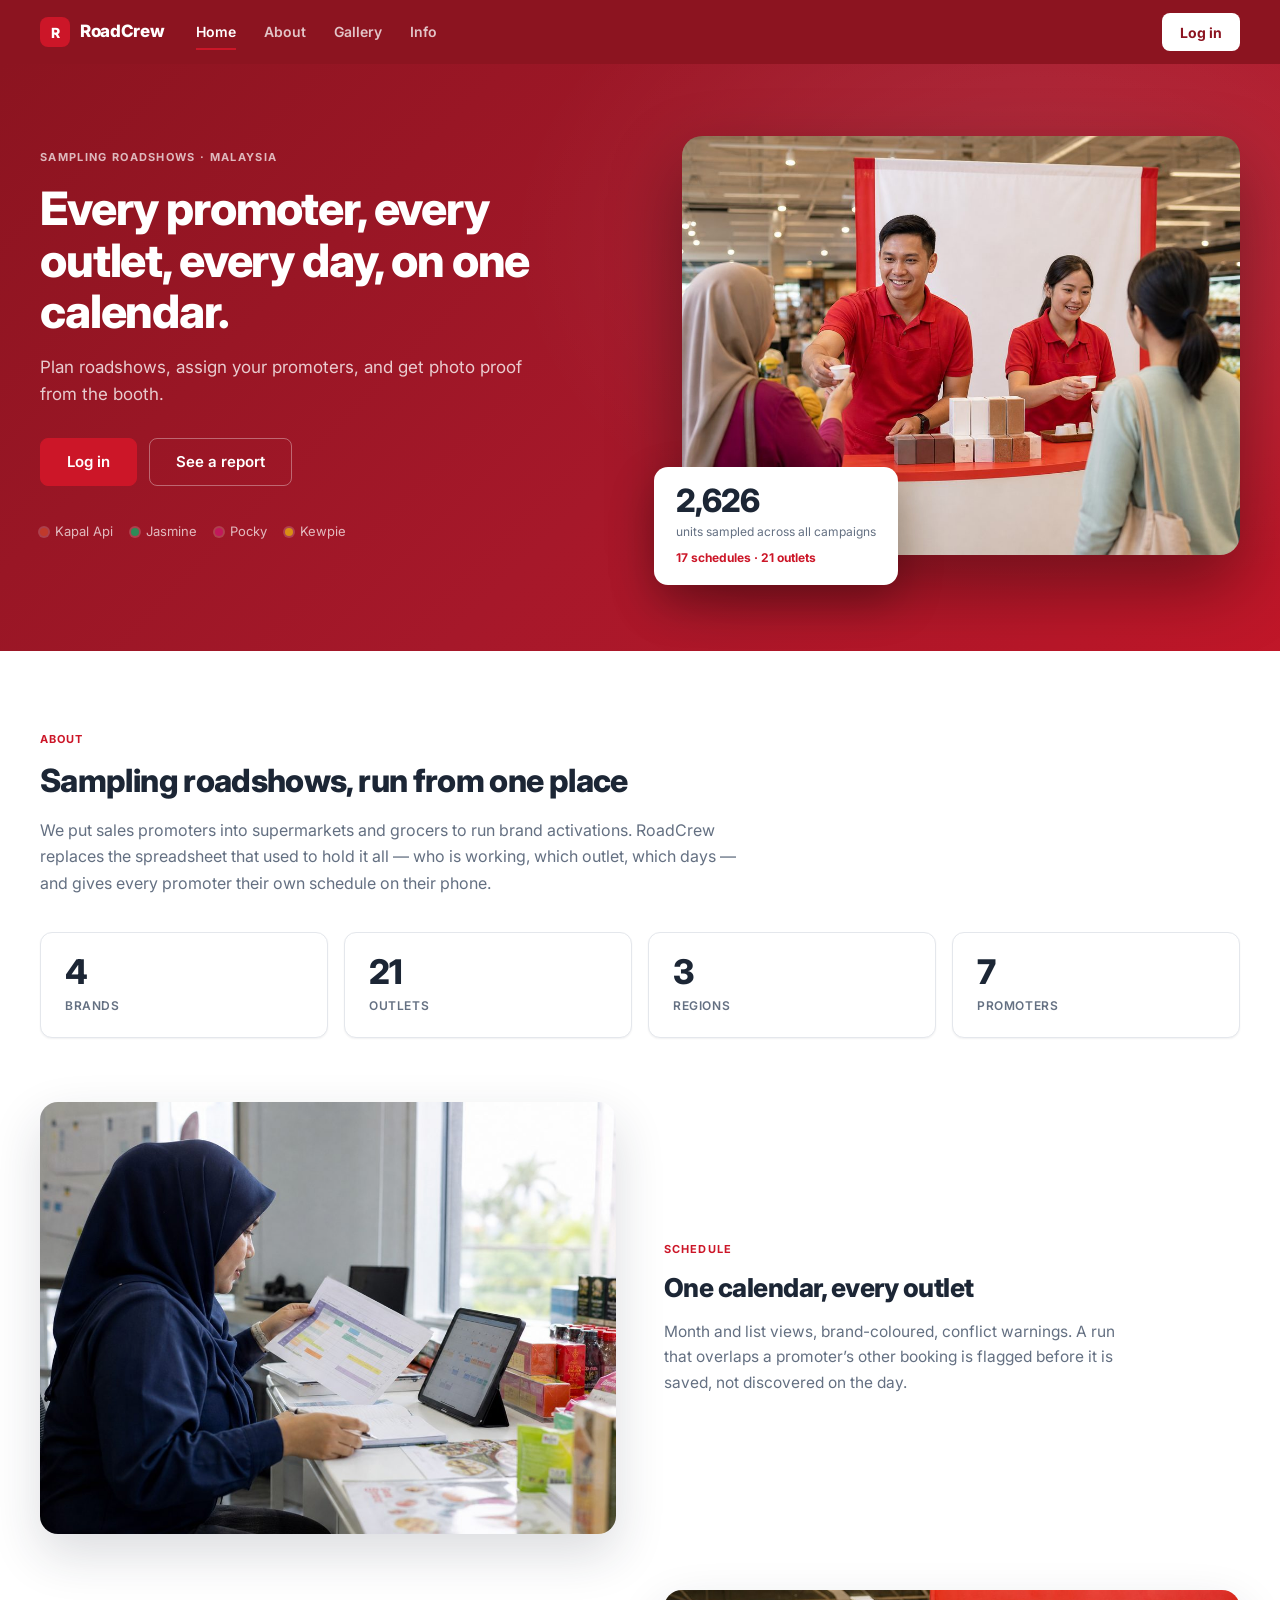
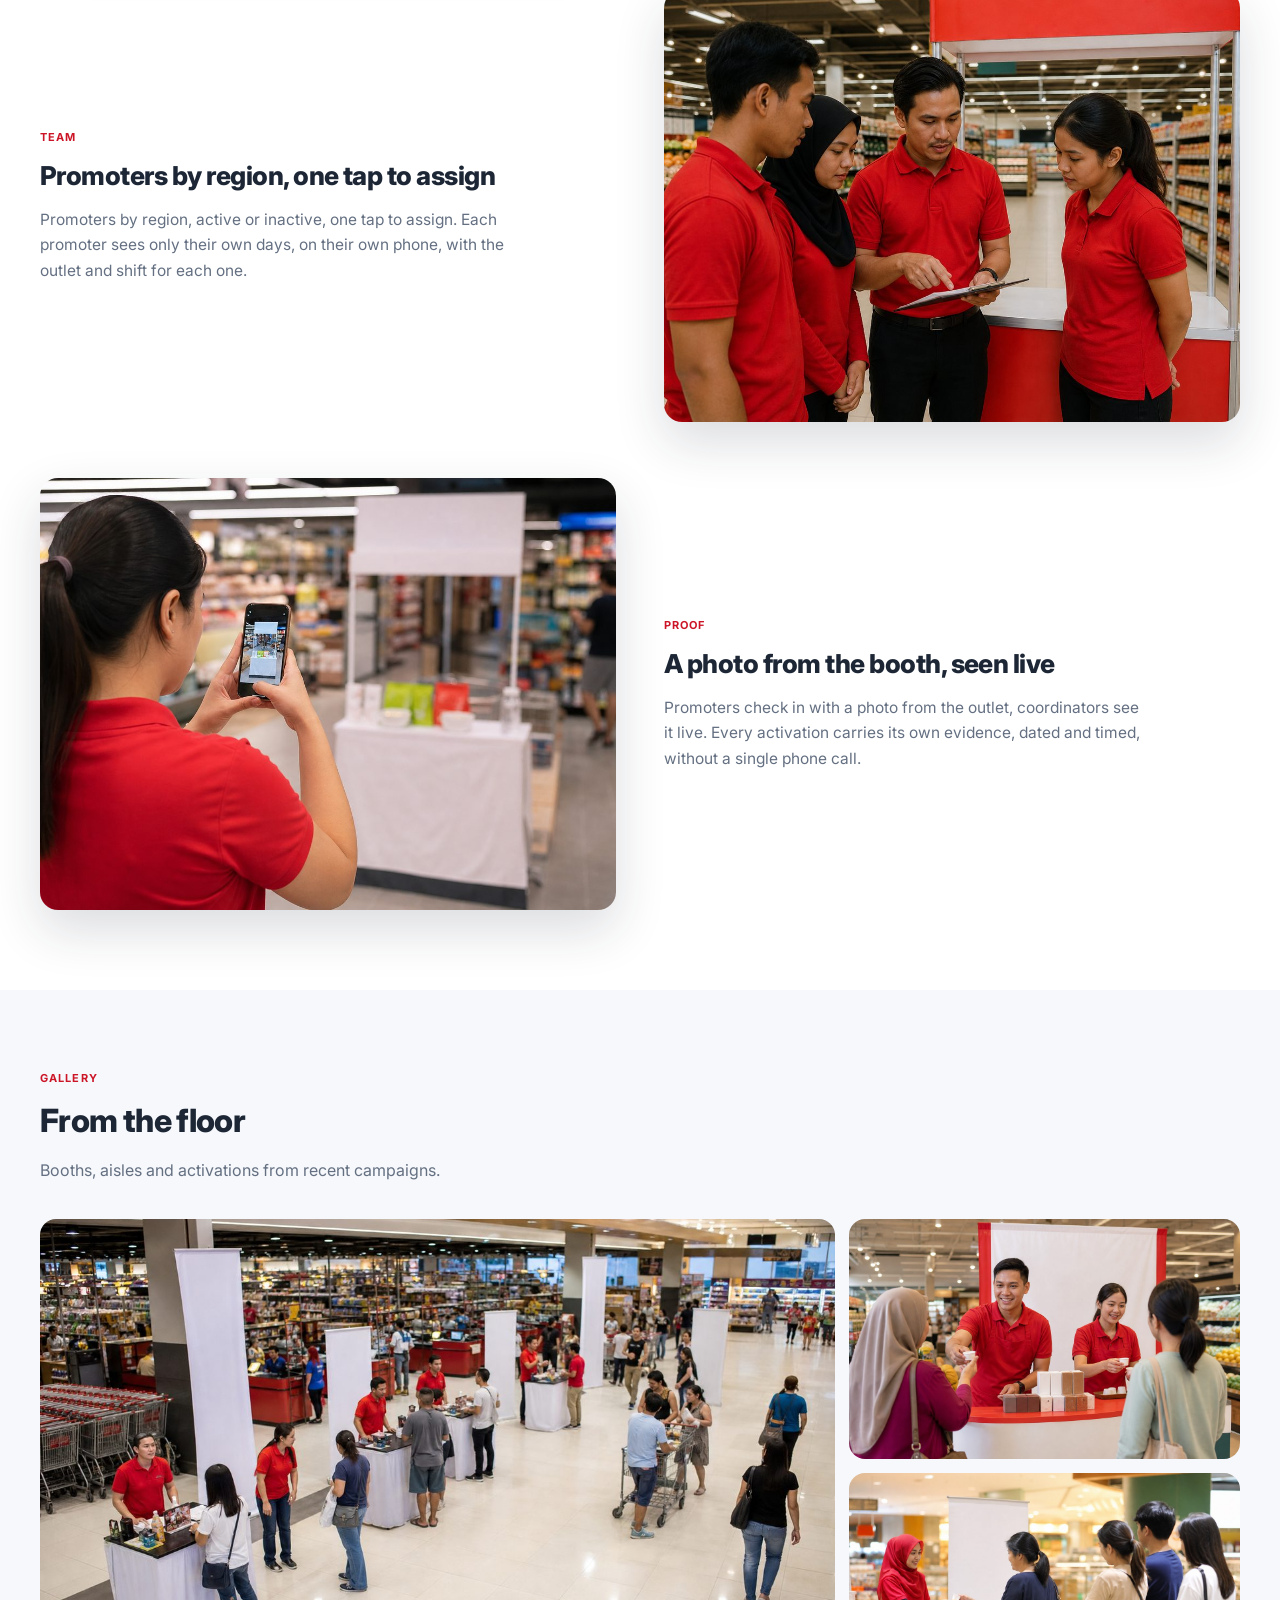
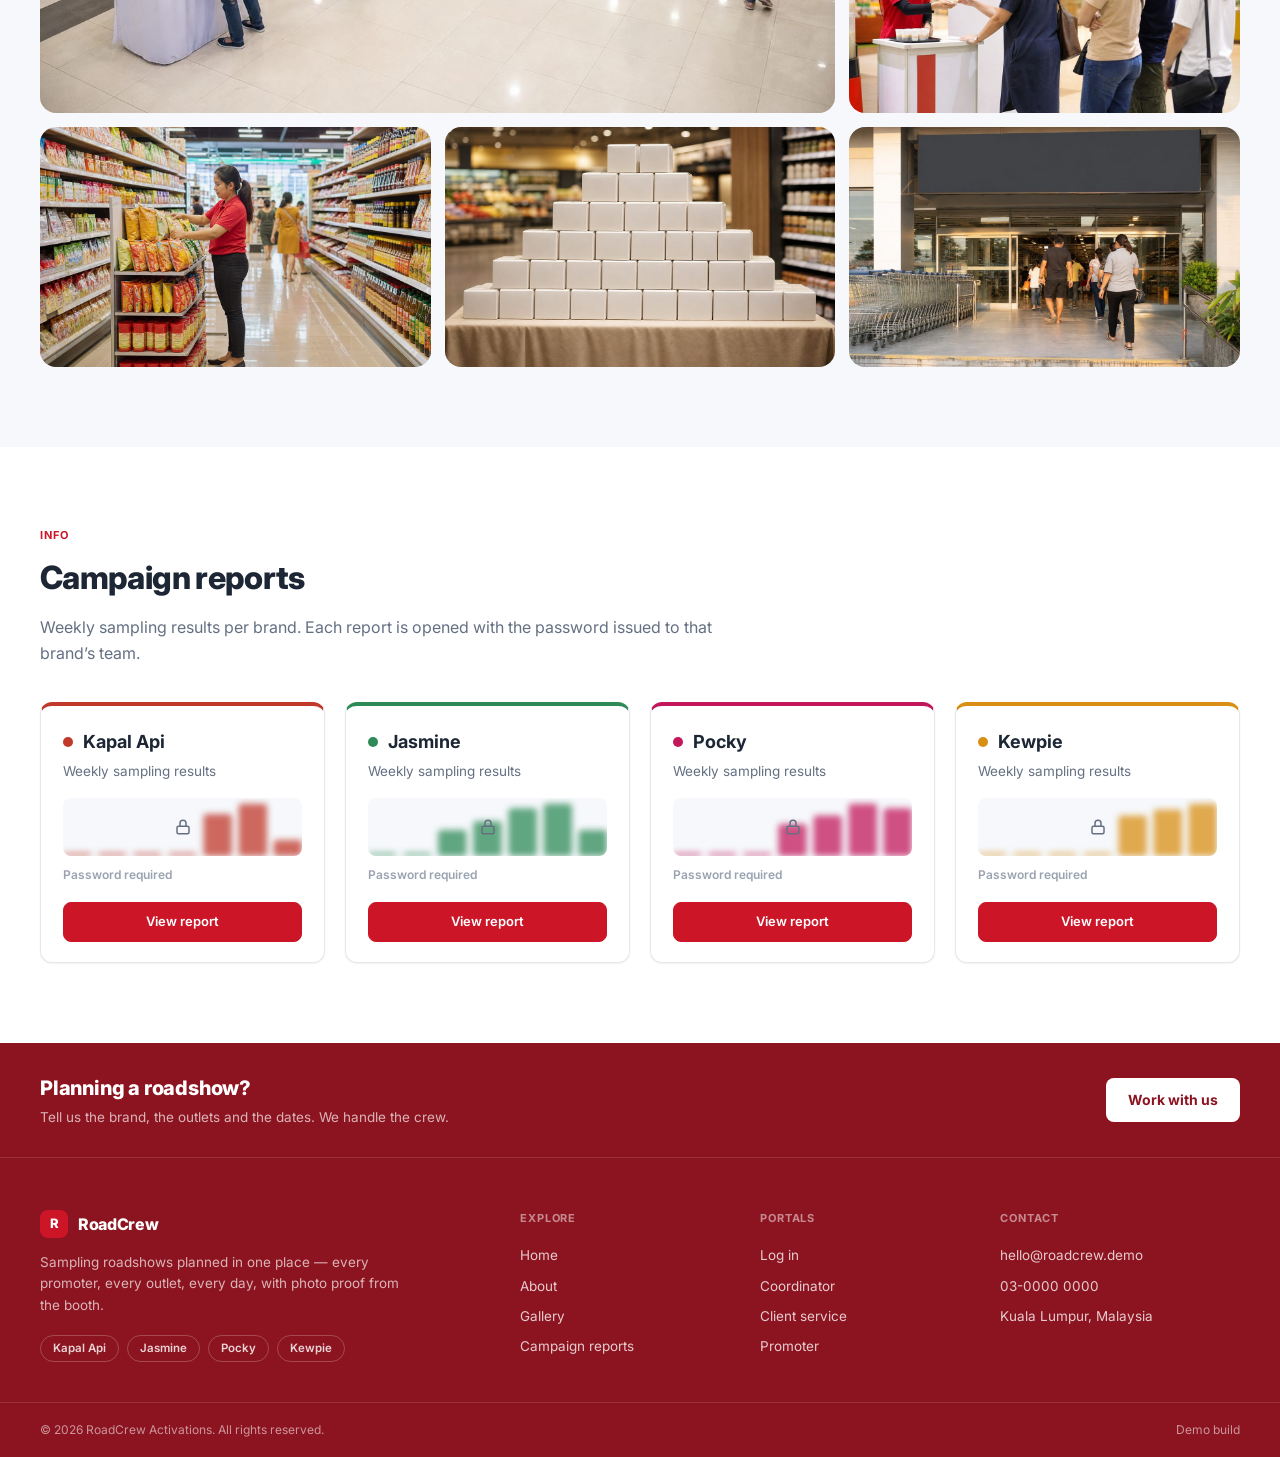
<file: client/dashboard.html>
<!DOCTYPE html>
<html lang="en">
<head>
<meta charset="utf-8">
<meta name="viewport" content="width=device-width, initial-scale=1">
<title>Main - RoadCrew</title>
<link rel="icon" href="../img/logo.svg">
<link rel="preconnect" href="https://fonts.googleapis.com">
<link rel="preconnect" href="https://fonts.gstatic.com" crossorigin>
<link href="https://fonts.googleapis.com/css2?family=Inter:wght@400;600;700;800&display=swap" rel="stylesheet">
<link rel="stylesheet" href="../css/base.css">
<link rel="stylesheet" href="../css/admin.css">
</head>
<body>
<div class="admin">

  <!-- ============ SIDEBAR (desktop) ============ -->
  <aside class="side">
    <div class="side-brand">
      <div class="side-mark">R</div>
      <div class="side-word">RoadCrew</div>
    </div>
    <nav class="side-nav">
      <a class="side-item is-active" href="dashboard.html"><span class="side-item-initial">M</span><span class="side-item-label">Main</span></a>
      <a class="side-item" href="schedules.html"><span class="side-item-initial">S</span><span class="side-item-label">Schedules</span></a>
      <a class="side-item" href="settings.html"><span class="side-item-initial">C</span><span class="side-item-label">Settings</span></a>
    </nav>
    <div class="side-spacer"></div>
    <div class="side-foot">
      <div class="side-avatar" id="side-initial">C</div>
      <div class="side-who">
        <div class="side-name" id="side-name">Client service</div>
        <div class="side-brand-name" id="side-brand">&nbsp;</div>
        <button class="side-logout" type="button" data-logout>Log out</button>
      </div>
    </div>
  </aside>

  <div class="main">

    <!-- ============ APP BAR (mobile, artboard 08) ============ -->
    <header class="appbar">
      <div class="appbar-mark">R</div>
      <div class="appbar-title">RoadCrew</div>
      <div class="appbar-pill" id="appbar-date">&nbsp;</div>
      <div class="appbar-avatar" id="appbar-initial">C</div>
    </header>

    <!-- ============ TOP BAR (desktop) ============ -->
    <header class="topbar">
      <div class="topbar-title">Main</div>
      <div class="topbar-right">
        <div class="date-pill" id="topbar-date">&nbsp;</div>
        <div class="topbar-avatar" id="topbar-initial">C</div>
      </div>
    </header>

    <main class="content">

      <!-- KPI tiles -->
      <section class="kpi-row" id="kpi-row"></section>

      <section class="panel-row">

        <!-- This week -->
        <div class="panel">
          <div class="panel-title">This week</div>
          <div class="week-head" id="week-head"></div>
          <div class="week-lanes" id="week-lanes"></div>
          <div class="mweek" id="mweek"></div>
        </div>

        <!-- Today's check-ins -->
        <div class="panel">
          <div class="panel-title">Today's check-ins</div>
          <div class="feed" id="feed"></div>
        </div>

      </section>

      <!-- Region coverage -->
      <section class="panel">
        <div class="panel-title panel-title-tight">Region coverage (this month)</div>
        <div class="grid-table" id="region-table"></div>
      </section>

    </main>

    <!-- ============ BOTTOM NAV (mobile, artboard 08) ============ -->
    <nav class="botnav">
      <a class="botnav-item is-active" href="dashboard.html"><div class="botnav-glyph"></div><div class="botnav-label">Main</div></a>
      <a class="botnav-item" href="schedules.html"><div class="botnav-glyph"></div><div class="botnav-label">Schedules</div></a>
      <a class="botnav-item" href="settings.html"><div class="botnav-glyph botnav-glyph-diamond"></div><div class="botnav-label">Settings</div></a>
    </nav>

  </div>
</div>

<script src="../js/data.js"></script>
<script src="../js/util.js"></script>
<script src="../js/auth.js"></script>
<script src="../js/calendar.js"></script>
<script src="../js/client/dashboard.js"></script>
</body>
</html>
</file>
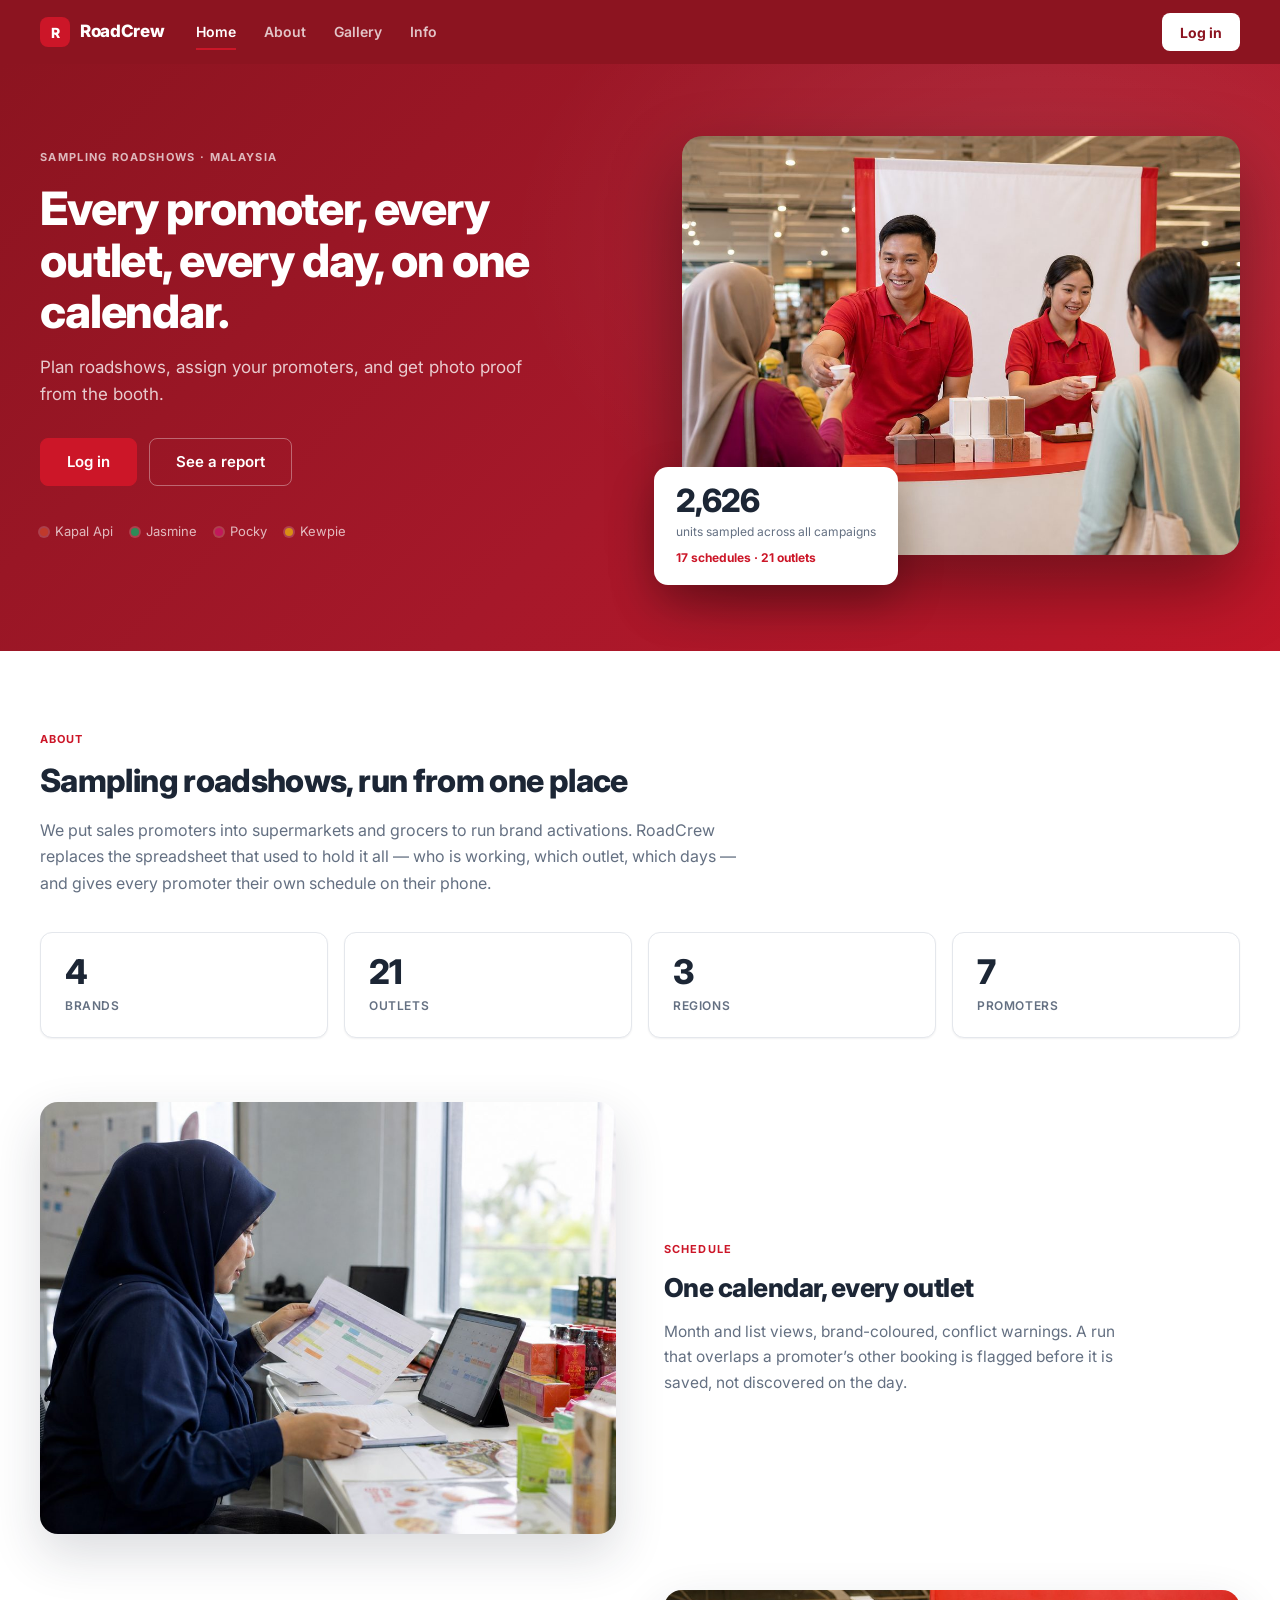
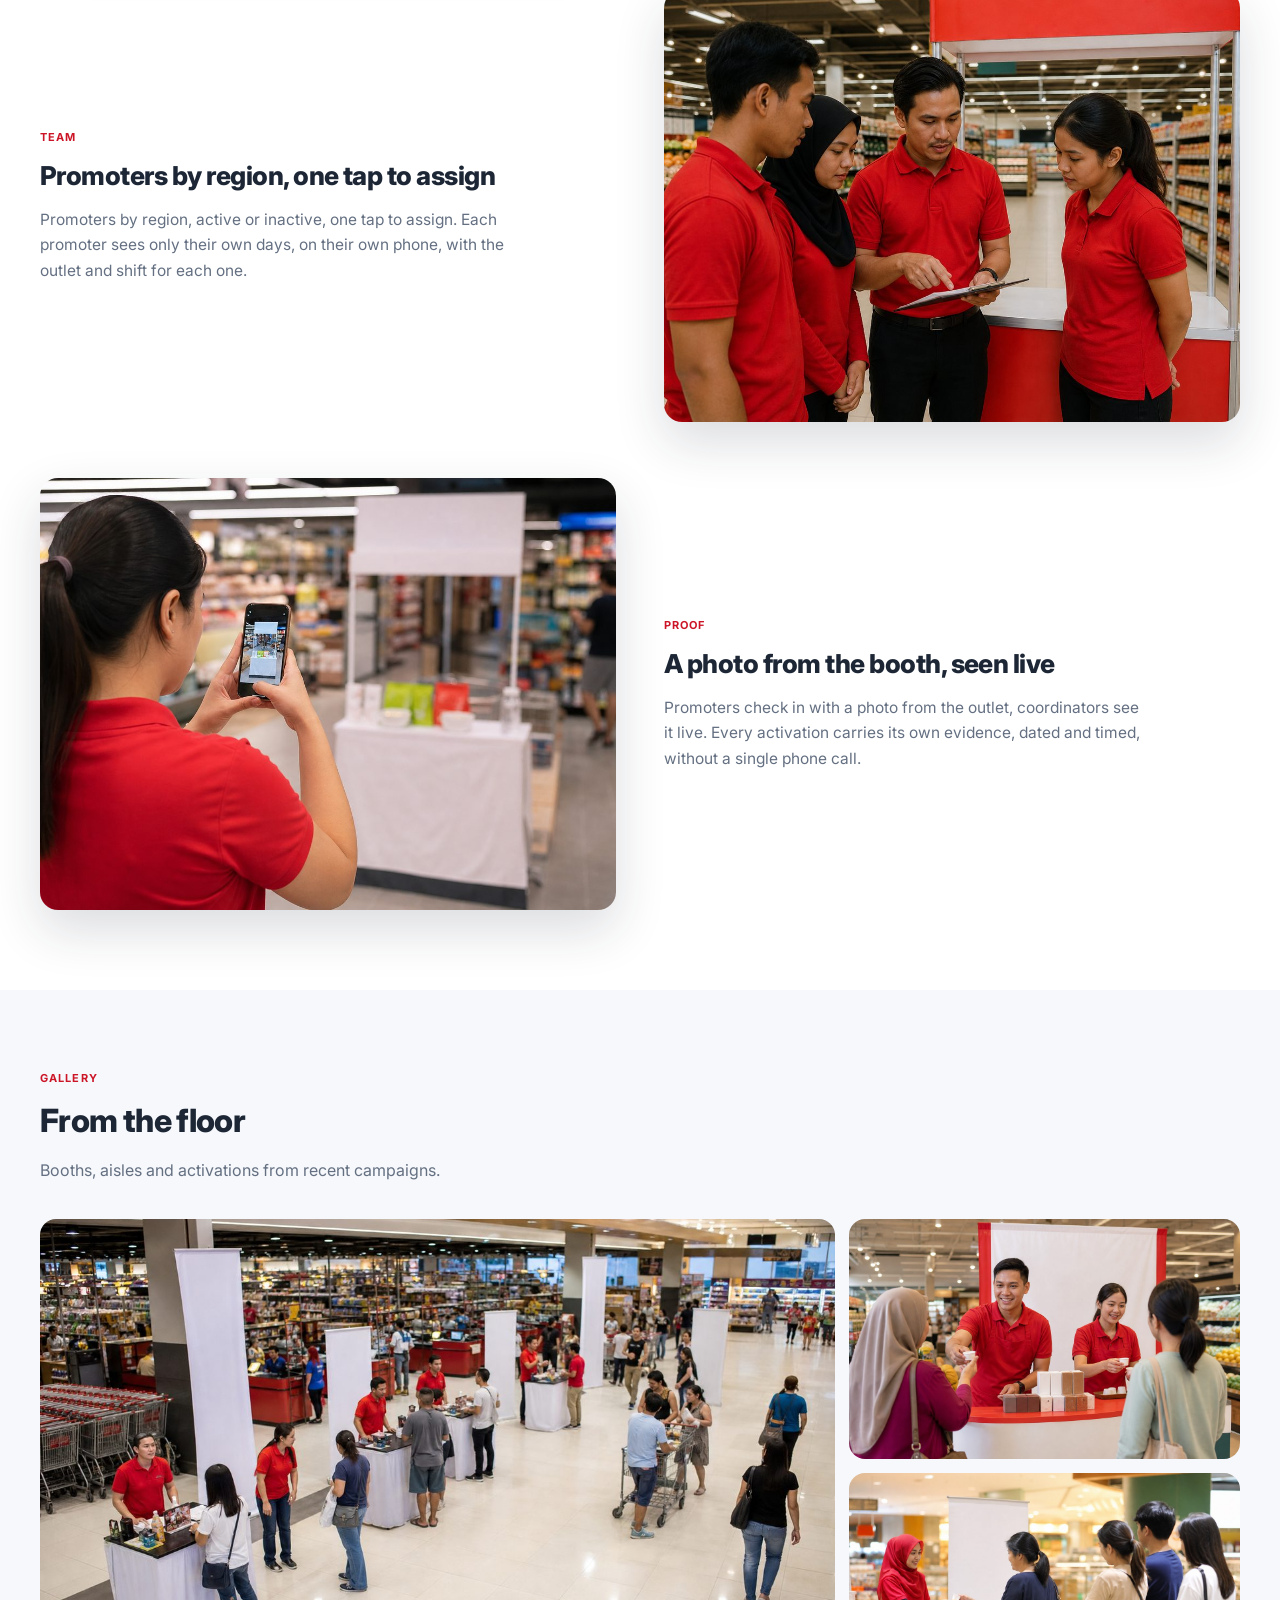
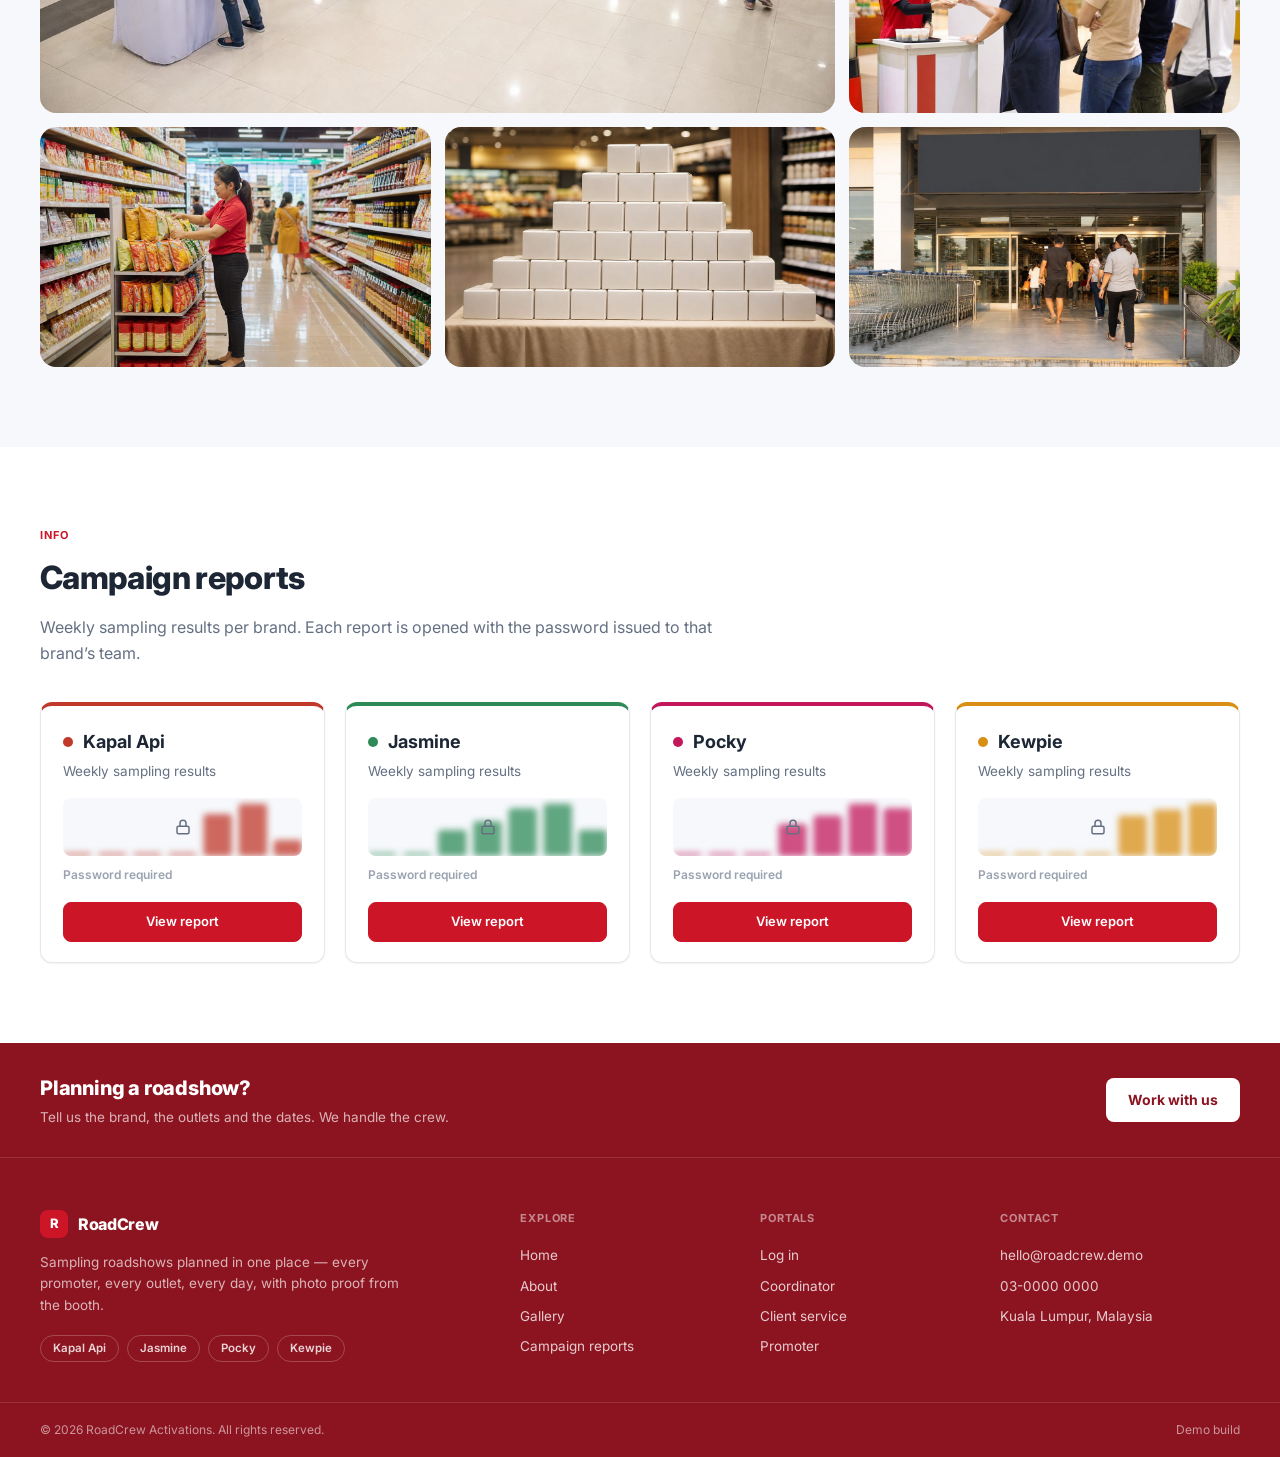
<file: client/settings.html>
<!DOCTYPE html>
<html lang="en">
<head>
<meta charset="utf-8">
<meta name="viewport" content="width=device-width, initial-scale=1">
<title>Settings - RoadCrew</title>
<link rel="icon" href="../img/logo.svg">
<link rel="preconnect" href="https://fonts.googleapis.com">
<link rel="preconnect" href="https://fonts.gstatic.com" crossorigin>
<link href="https://fonts.googleapis.com/css2?family=Inter:wght@400;600;700;800&display=swap" rel="stylesheet">
<link rel="stylesheet" href="../css/base.css">
<link rel="stylesheet" href="../css/admin.css">
</head>
<body>
<div class="admin">

  <!-- ============ SIDEBAR (desktop) ============ -->
  <aside class="side">
    <div class="side-brand">
      <div class="side-mark">R</div>
      <div class="side-word">RoadCrew</div>
    </div>
    <nav class="side-nav">
      <a class="side-item" href="dashboard.html"><span class="side-item-initial">M</span><span class="side-item-label">Main</span></a>
      <a class="side-item" href="schedules.html"><span class="side-item-initial">S</span><span class="side-item-label">Schedules</span></a>
      <a class="side-item is-active" href="settings.html"><span class="side-item-initial">C</span><span class="side-item-label">Settings</span></a>
    </nav>
    <div class="side-spacer"></div>
    <div class="side-foot">
      <div class="side-avatar" id="side-initial">C</div>
      <div class="side-who">
        <div class="side-name" id="side-name">Client service</div>
        <div class="side-brand-name" id="side-brand">&nbsp;</div>
        <button class="side-logout" type="button" data-logout>Log out</button>
      </div>
    </div>
  </aside>

  <div class="main">

    <!-- ============ APP BAR (mobile) ============ -->
    <header class="appbar">
      <div class="appbar-mark">R</div>
      <div class="appbar-title">Settings</div>
      <div class="appbar-avatar" id="appbar-initial">C</div>
    </header>

    <!-- ============ TOP BAR (desktop) ============ -->
    <header class="topbar">
      <div class="topbar-title">Settings</div>
      <div class="topbar-right">
        <div class="date-pill" id="topbar-date">&nbsp;</div>
        <div class="topbar-avatar" id="topbar-initial">C</div>
      </div>
    </header>

    <main class="content">

      <!-- Two tabs, the same segmented control and hash behaviour the admin
           Settings uses, so both pages teach one gesture. -->
      <div class="viewseg viewseg-tabs" id="set-tabs">
        <button class="viewseg-btn is-active" type="button" data-tab="profile">My profile</button>
        <button class="viewseg-btn" type="button" data-tab="brand">My brand</button>
      </div>

      <!-- ============ 1. MY PROFILE ============ -->
      <section class="panel set-panel" id="tab-profile">
        <div class="panel-title">My profile</div>
        <p class="muted">Your own account. To change your email or your brand, ask the
        coordinator &ndash; both live on the admin Users screen.</p>

        <div class="field">
          <label class="field-label" for="p-name">Name <span class="req">*</span></label>
          <input class="input" id="p-name" type="text" placeholder="Your full name">
        </div>

        <div class="field-row">
          <div class="field">
            <label class="field-label" for="p-email">Email</label>
            <input class="input" id="p-email" type="email" readonly>
            <div class="caption">This is what you sign in with, so it is changed by the
            coordinator rather than here.</div>
          </div>
          <div class="field">
            <label class="field-label" for="p-phone">Phone</label>
            <input class="input" id="p-phone" type="text" placeholder="012-000 0000">
          </div>
        </div>

        <div class="field">
          <label class="field-label" for="p-password">New password</label>
          <input class="input" id="p-password" type="text" placeholder="Leave blank to keep the current one">
          <div class="caption">Shown as plain text on purpose &ndash; this is a demo, and the
          password is stored in your browser unencrypted.</div>
        </div>

        <button class="btn btn-primary" type="button" id="p-save">Save profile</button>
      </section>

      <!-- ============ 2. MY BRAND ============ -->
      <section class="panel set-panel" id="tab-brand" hidden>
        <div class="panel-title">My brand</div>
        <p class="muted">You work one brand, and this is it. The name and the colour belong to
        the coordinator; the report password is yours to hand out.</p>

        <div class="field-row">
          <div class="field">
            <label class="field-label" for="b-name">Brand</label>
            <input class="input" id="b-name" type="text" readonly>
          </div>
          <div class="field">
            <label class="field-label" for="b-color">Colour</label>
            <input class="input" id="b-color" type="color" disabled>
          </div>
        </div>

        <hr class="hr">

        <div class="field">
          <label class="field-label" for="b-report-password">Report password</label>
          <input class="input" id="b-report-password" type="text" placeholder="e.g. kapalapi2026">
          <div class="caption" id="b-report-help">This opens your brand&rsquo;s campaign report on
          the public site. It is for the brand&rsquo;s own people, who have no account here &ndash;
          it is not a second login.</div>
        </div>

        <button class="btn btn-primary" type="button" id="b-save">Save report password</button>
      </section>

    </main>

    <!-- ============ BOTTOM NAV (mobile) ============ -->
    <nav class="botnav">
      <a class="botnav-item" href="dashboard.html"><div class="botnav-glyph"></div><div class="botnav-label">Main</div></a>
      <a class="botnav-item" href="schedules.html"><div class="botnav-glyph"></div><div class="botnav-label">Schedules</div></a>
      <a class="botnav-item is-active" href="settings.html"><div class="botnav-glyph botnav-glyph-diamond"></div><div class="botnav-label">Settings</div></a>
    </nav>

  </div>
</div>

<script src="../js/data.js"></script>
<script src="../js/util.js"></script>
<script src="../js/auth.js"></script>
<script src="../js/client/settings.js"></script>
</body>
</html>
</file>
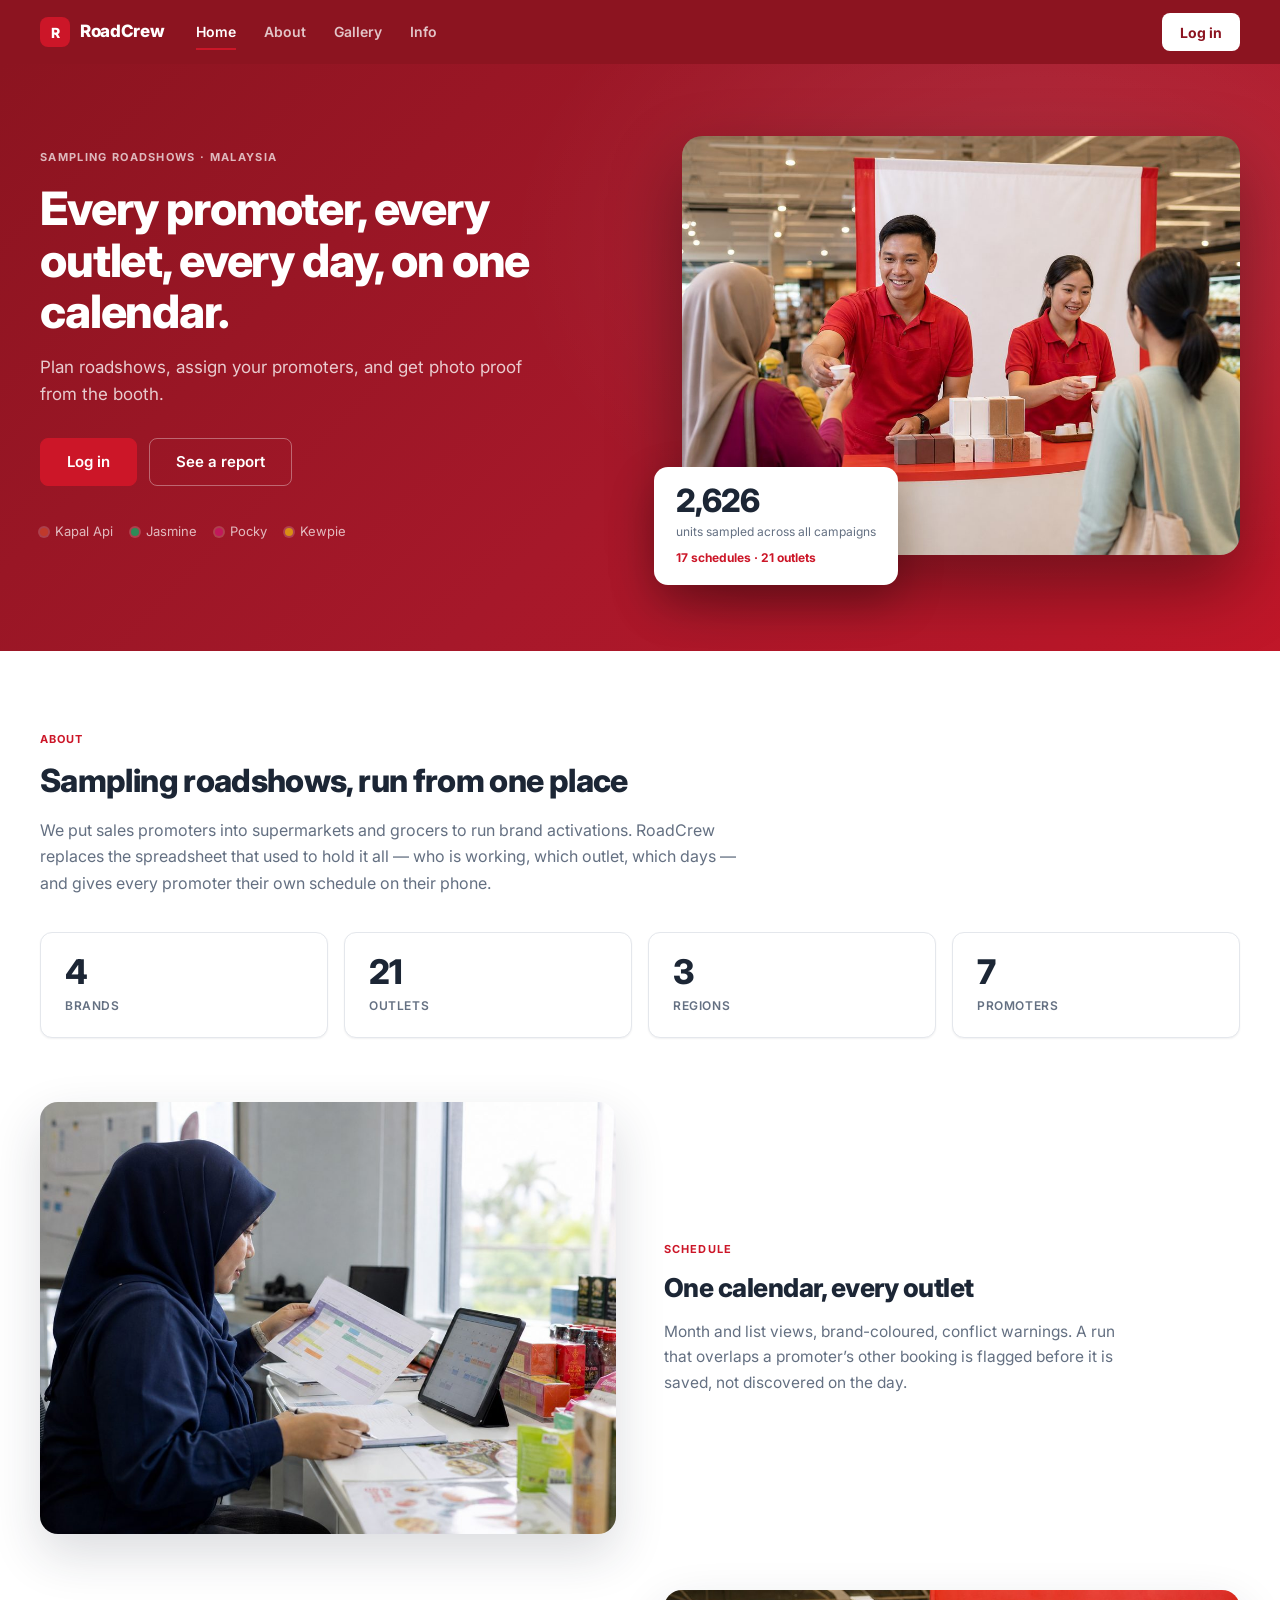
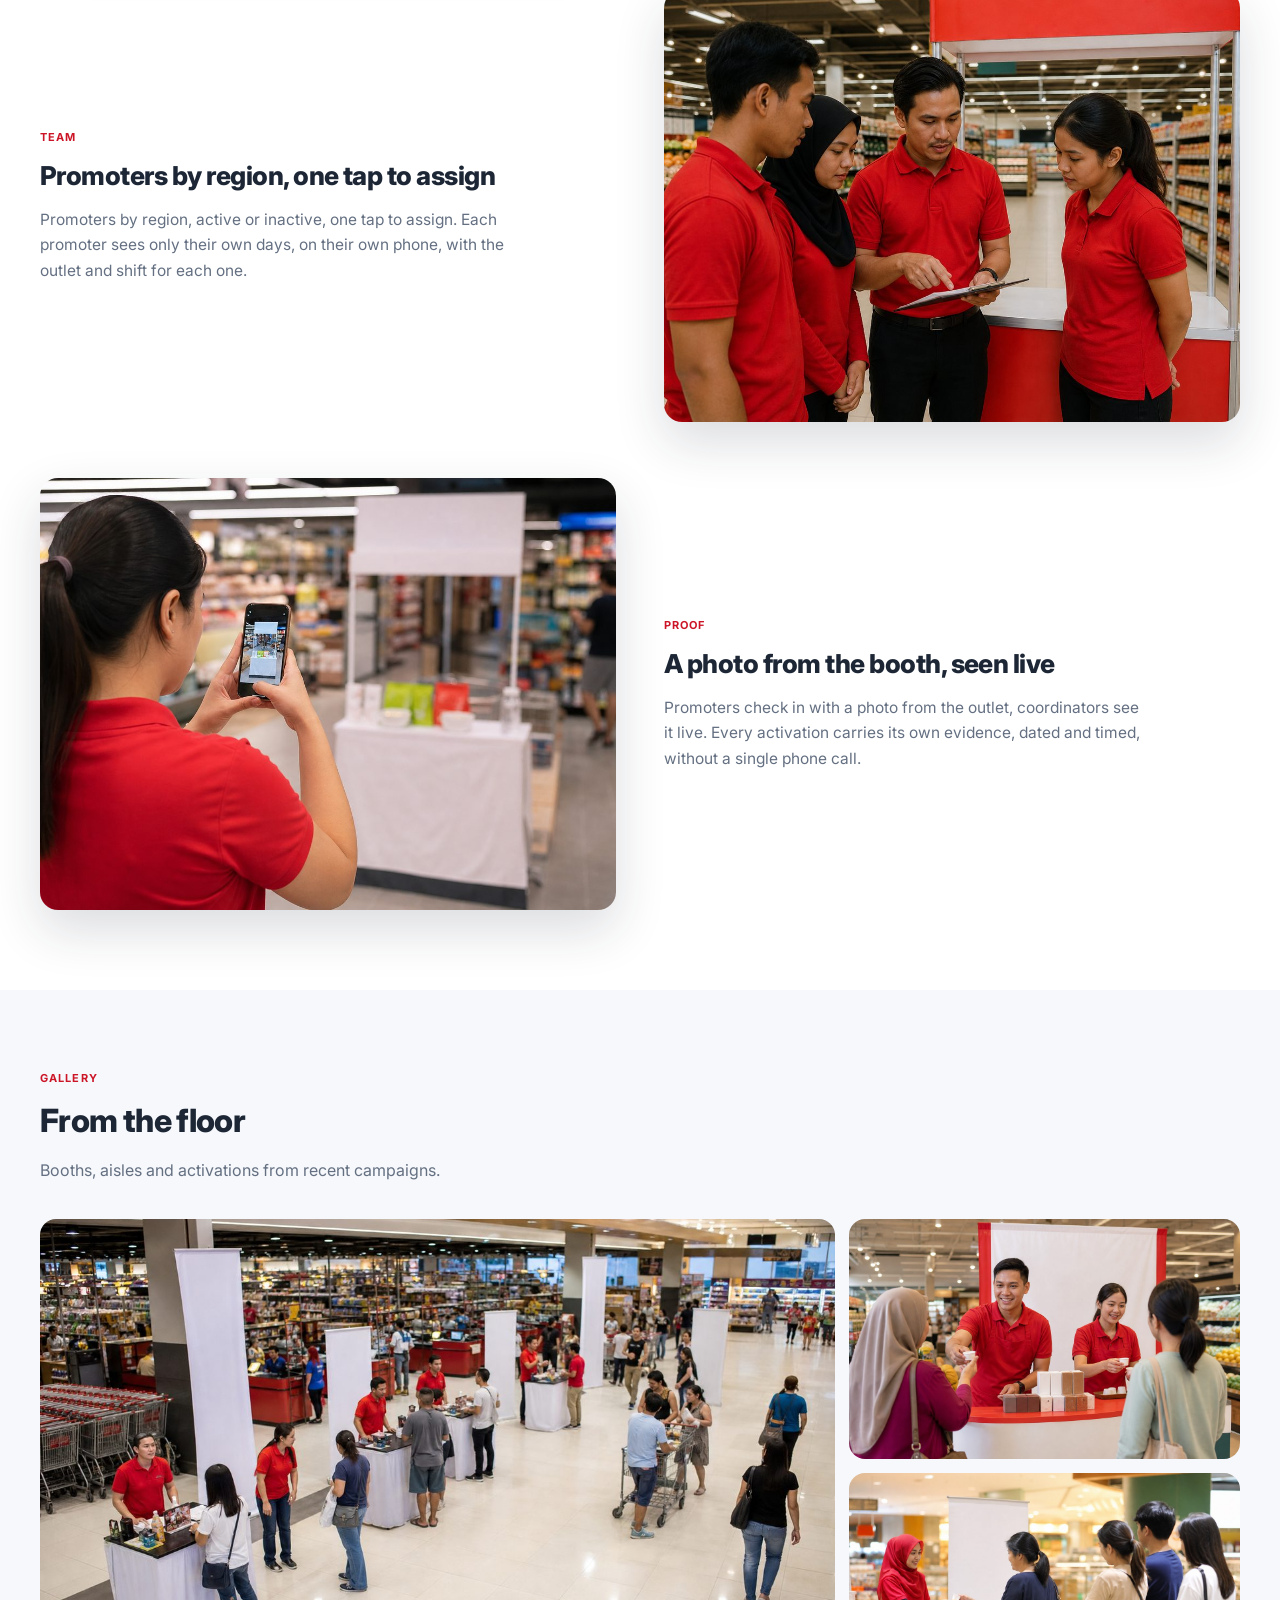
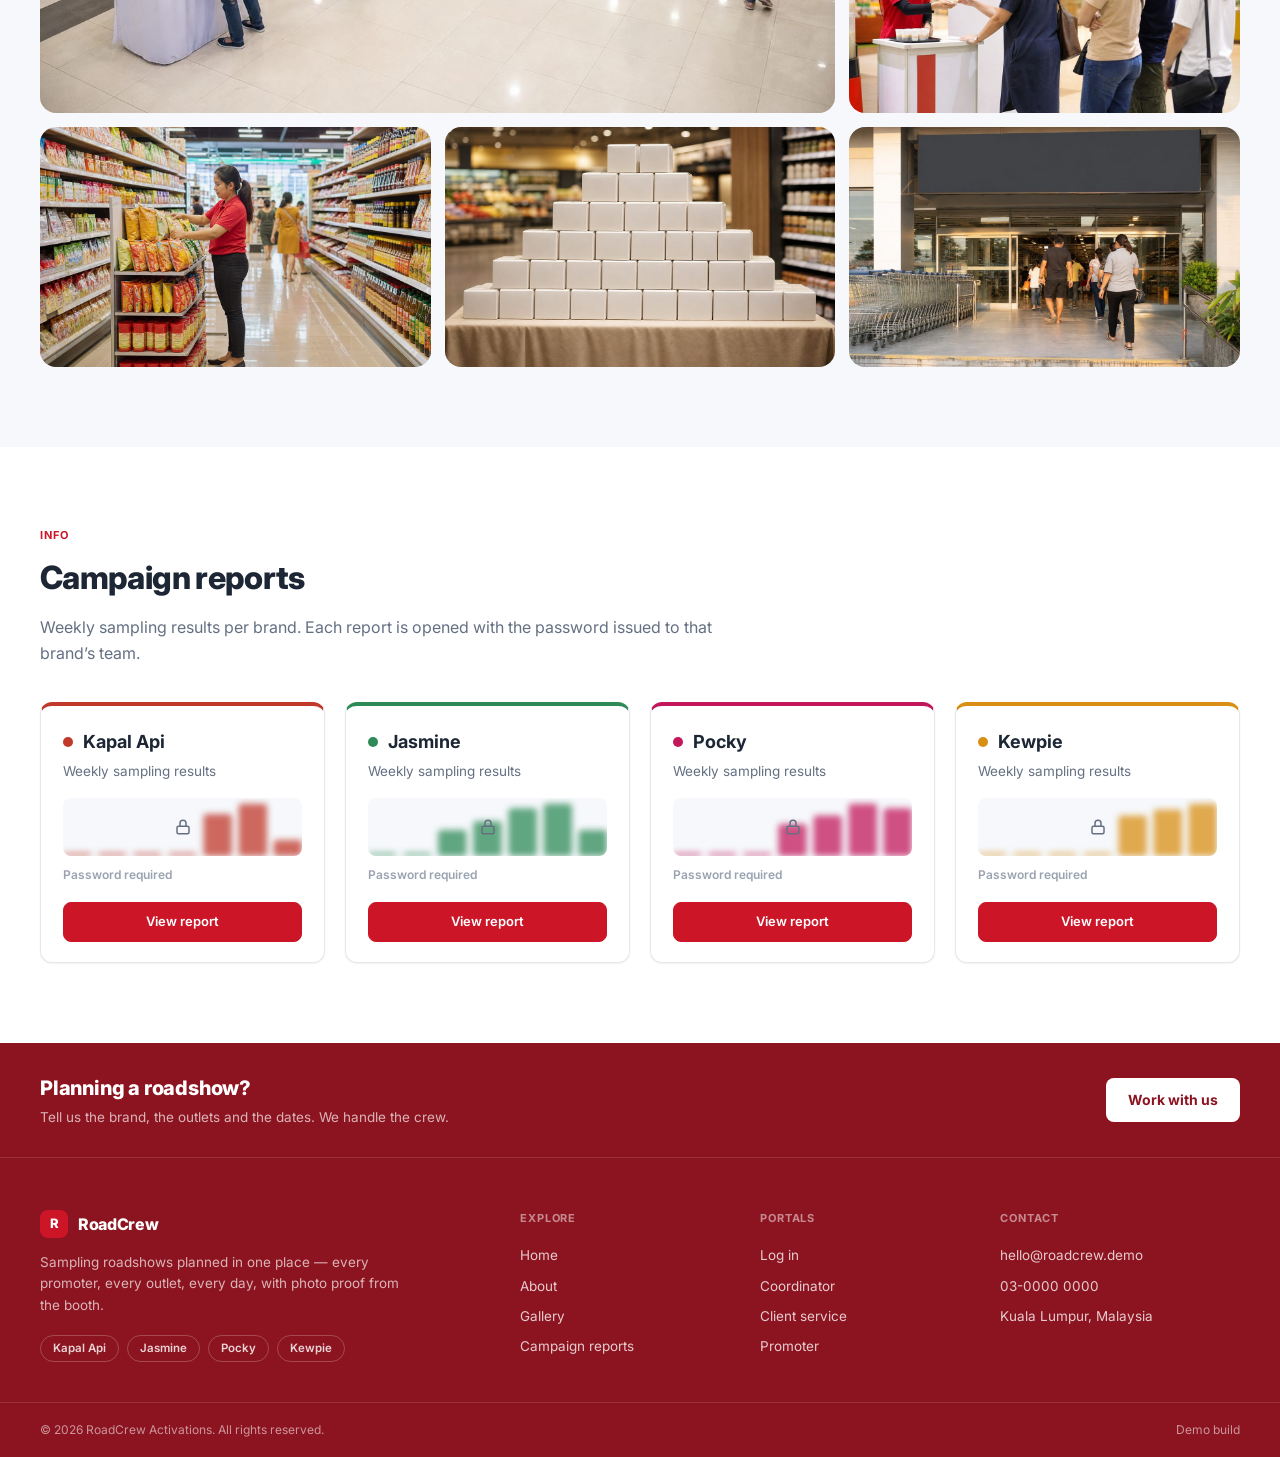
<file: staff/calendar.html>
<!DOCTYPE html>
<html lang="en">
<head>
<meta charset="utf-8">
<meta name="viewport" content="width=device-width, initial-scale=1">
<title>My Calendar - RoadCrew</title>
<link rel="icon" href="../img/logo.svg">
<link rel="preconnect" href="https://fonts.googleapis.com">
<link rel="preconnect" href="https://fonts.gstatic.com" crossorigin>
<link href="https://fonts.googleapis.com/css2?family=Inter:wght@400;600;700;800&display=swap" rel="stylesheet">
<link rel="stylesheet" href="../css/base.css">
<link rel="stylesheet" href="../css/staff.css">
</head>
<body class="staff">
<div class="phone">

  <!-- ============ HEADER ============ -->
  <header class="sheader">
    <img class="sheader-avatar" id="s-avatar" src="../img/avatar-02.svg" alt="">
    <div class="sheader-body">
      <div class="sheader-name" id="s-name">&nbsp;</div>
      <div class="sheader-sub" id="s-sub">&nbsp;</div>
    </div>
    <button class="sheader-logout" type="button" data-logout>Log out</button>
  </header>

  <main class="scontent">

    <!-- Today card (rendered only when a duty covers today) -->
    <div id="today-slot"></div>

    <!-- ============ MONTH ============ -->
    <div class="month-card">
      <div class="month-bar">
        <button class="month-arrow" type="button" id="m-prev">&#9664;</button>
        <div class="month-name" id="m-label"></div>
        <button class="month-arrow" type="button" id="m-next">&#9654;</button>
      </div>
      <div id="m-grid"></div>
    </div>

    <!-- ============ UPCOMING ============ -->
    <div>
      <div class="up-title">Upcoming</div>
      <div class="up-list" id="up-list"></div>
      <div class="up-empty" id="up-empty" hidden></div>
    </div>

  </main>

  <!-- ============ BOTTOM NAV ============ -->
  <nav class="sbotnav">
    <a class="sbotnav-item is-active" href="calendar.html">
      <div class="sbotnav-glyph"></div>
      <div class="sbotnav-label">Calendar</div>
    </a>
    <a class="sbotnav-item" href="uploads.html">
      <div class="sbotnav-glyph sbotnav-glyph-alt"></div>
      <div class="sbotnav-label">Uploads</div>
    </a>
    <button class="sbotnav-item" type="button" id="nav-profile">
      <div class="sbotnav-glyph sbotnav-glyph-round"></div>
      <div class="sbotnav-label">Profile</div>
    </button>
  </nav>

</div>

<!-- ============ PROFILE SHEET ============ -->
<div class="modal" id="profile">
  <div class="modal-box">
    <div class="modal-title" id="p-name">Profile</div>
    <div class="modal-text" id="p-email"></div>
    <div class="modal-text" id="p-region"></div>
    <div class="modal-foot">
      <button class="btn" type="button" id="p-close">Close</button>
      <button class="btn btn-danger" type="button" data-logout>Log out</button>
    </div>
  </div>
</div>

<script src="../js/data.js"></script>
<script src="../js/util.js"></script>
<script src="../js/auth.js"></script>
<script src="../js/calendar.js"></script>
<script src="../js/staff/calendar.js"></script>
</body>
</html>
</file>
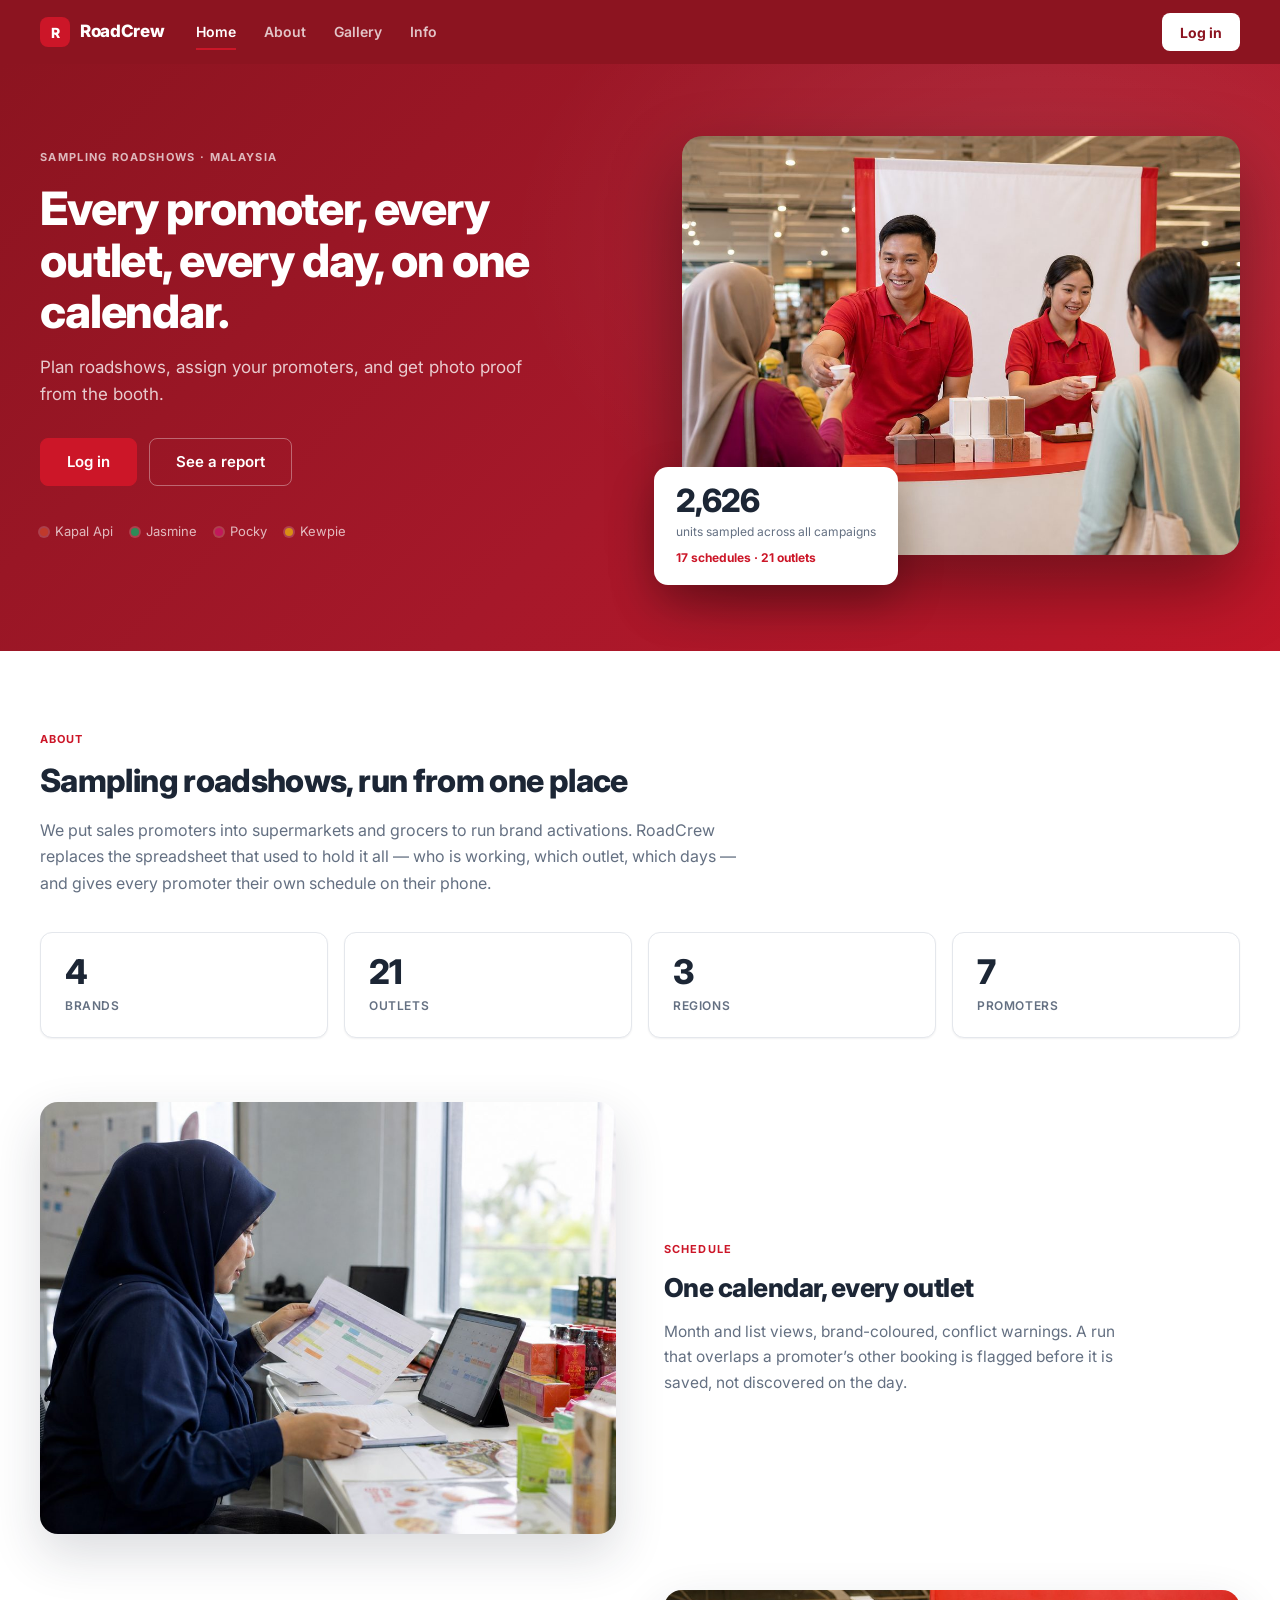
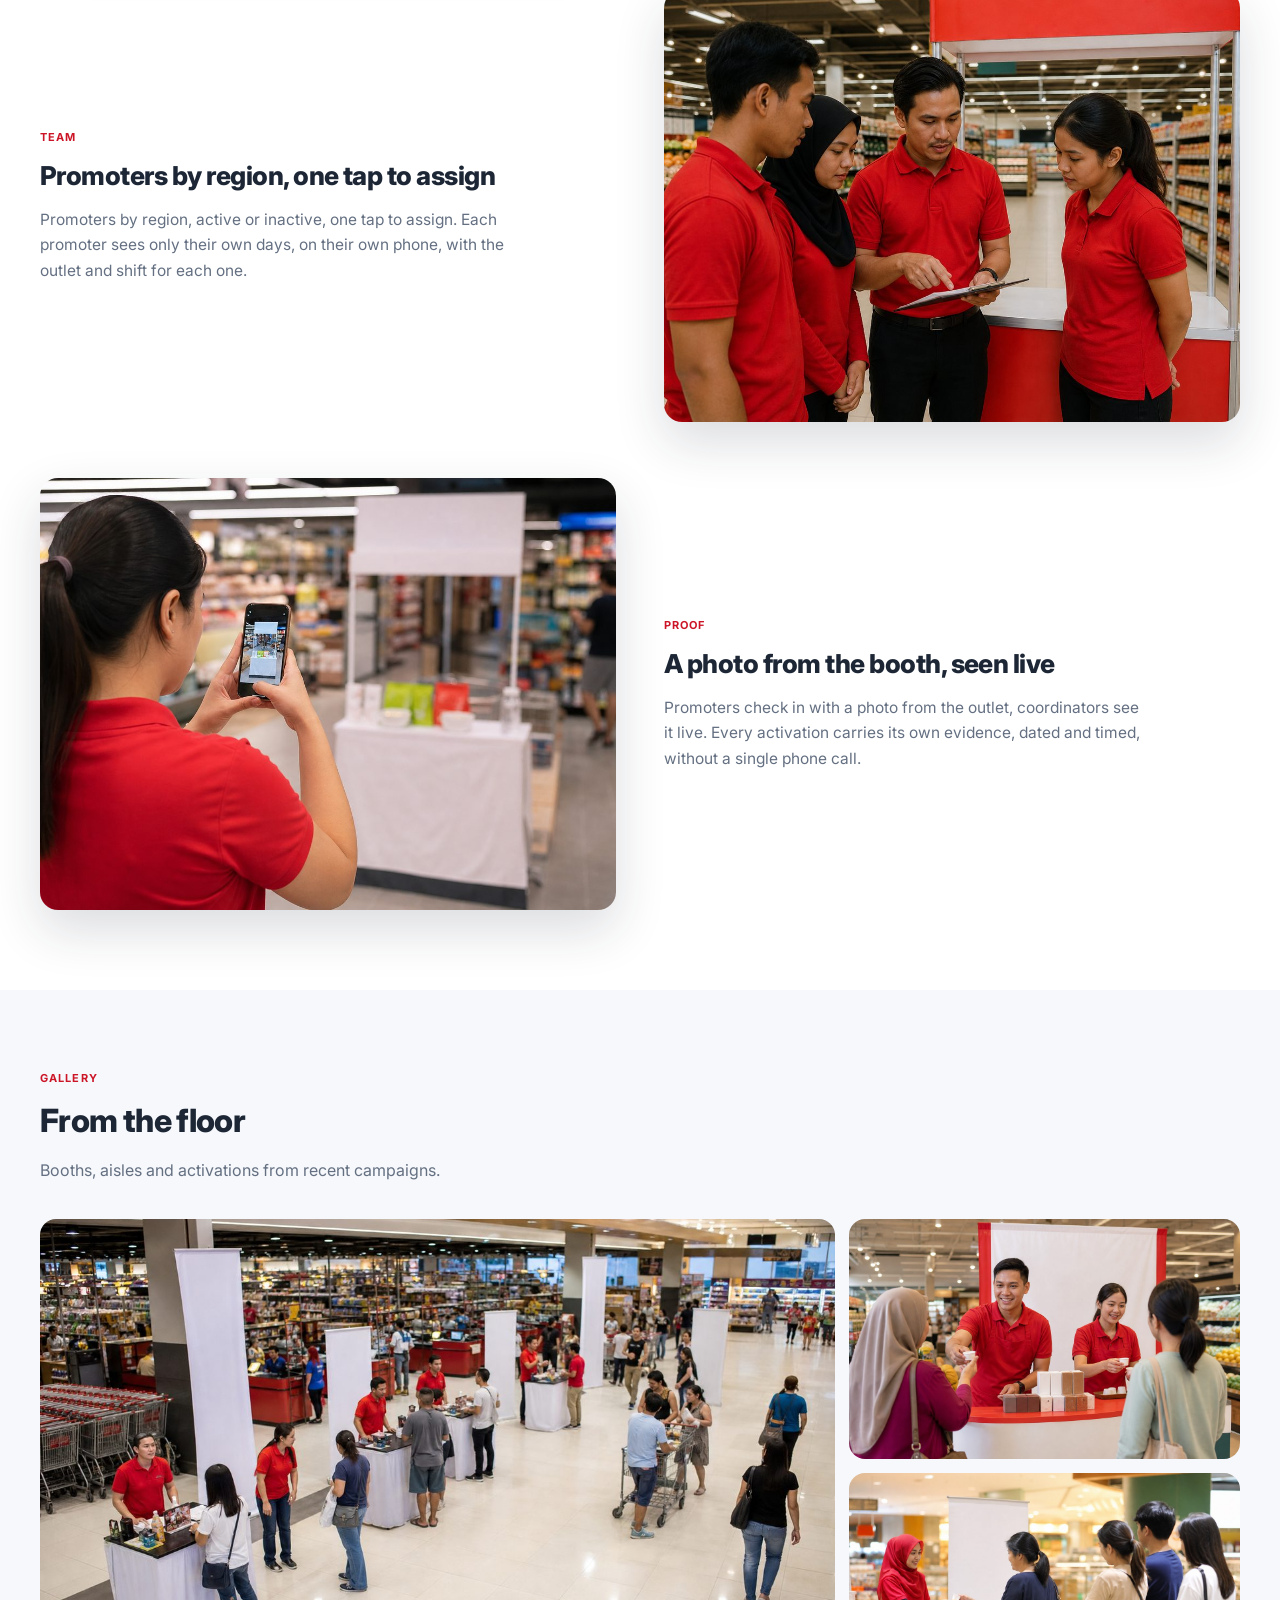
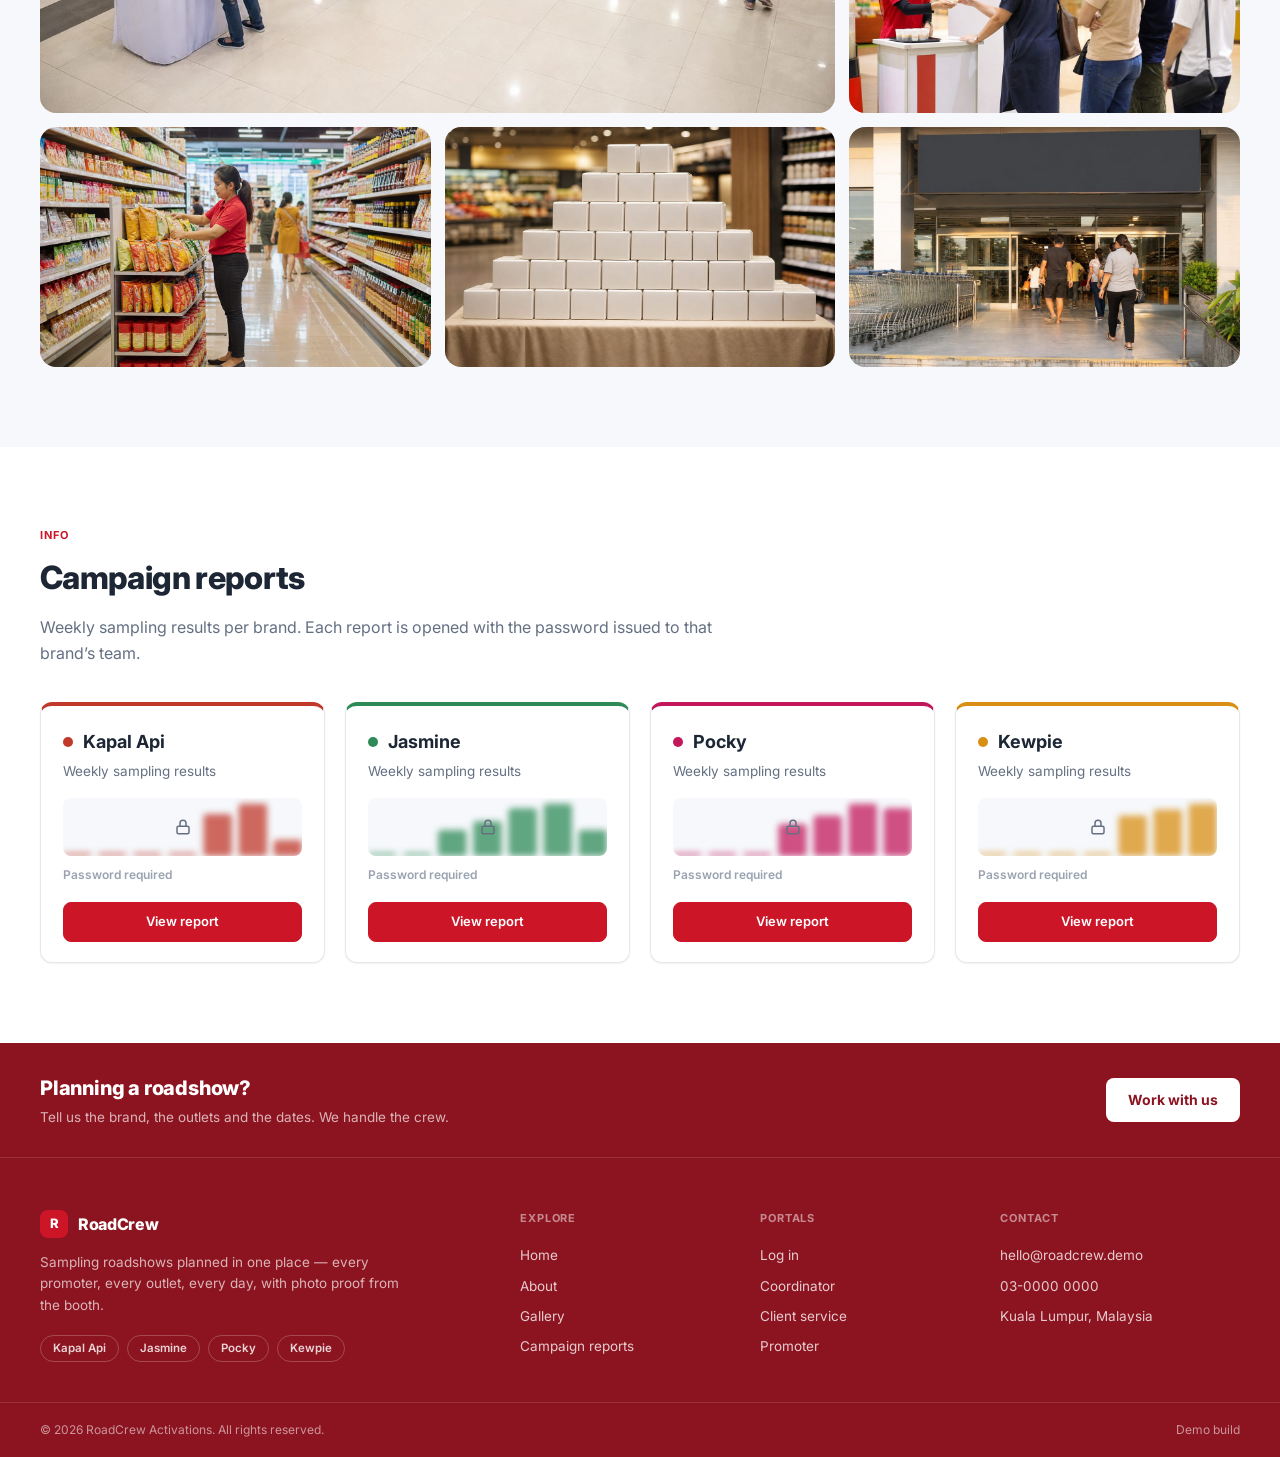
<file: staff/event.html>
<!DOCTYPE html>
<html lang="en">
<head>
<meta charset="utf-8">
<meta name="viewport" content="width=device-width, initial-scale=1">
<title>Event detail - RoadCrew</title>
<link rel="icon" href="../img/logo.svg">
<link rel="preconnect" href="https://fonts.googleapis.com">
<link rel="preconnect" href="https://fonts.gstatic.com" crossorigin>
<link href="https://fonts.googleapis.com/css2?family=Inter:wght@400;600;700;800&display=swap" rel="stylesheet">
<link rel="stylesheet" href="../css/base.css">
<link rel="stylesheet" href="../css/staff.css">
</head>
<body class="staff">
<div class="phone">

  <!-- ============ HEADER ============ -->
  <header class="sheader">
    <button class="sheader-back" type="button" id="back" aria-label="Back to calendar">&#8592;</button>
    <div class="sheader-title">Event detail</div>
  </header>

  <!-- ============ CONTENT ============ -->
  <main class="scontent">

    <div class="today-card" id="event-card"></div>

    <label class="drop" id="drop" for="file">
      <div class="drop-icon"><div class="drop-glyph"></div></div>
      <div class="drop-title">Take or choose a photo</div>
      <div class="drop-sub" id="drop-sub">Photo proof of presence &middot; up to 3 per event</div>
    </label>
    <input type="file" id="file" accept="image/*" capture="environment" class="visually-hidden">
    <img class="drop-preview" id="preview" hidden alt="">

    <div>
      <label class="note-label" for="note">Note (optional)</label>
      <input class="input note-input" id="note" type="text" placeholder="Booth set up, sampling started&hellip;">
    </div>

    <button class="btn btn-primary btn-block btn-tall" type="button" id="submit" disabled>Submit check-in</button>

    <div>
      <div class="shots-title">Photos from this event</div>
      <div class="shots" id="shots"></div>
    </div>

  </main>

  <!-- ============ BOTTOM NAV ============ -->
  <nav class="sbotnav">
    <a class="sbotnav-item is-active" href="calendar.html">
      <div class="sbotnav-glyph"></div>
      <div class="sbotnav-label">Calendar</div>
    </a>
    <a class="sbotnav-item" href="uploads.html">
      <div class="sbotnav-glyph sbotnav-glyph-alt"></div>
      <div class="sbotnav-label">Uploads</div>
    </a>
    <button class="sbotnav-item" type="button">
      <div class="sbotnav-glyph sbotnav-glyph-round"></div>
      <div class="sbotnav-label">Profile</div>
    </button>
  </nav>

</div>

<script src="../js/data.js"></script>
<script src="../js/util.js"></script>
<script src="../js/auth.js"></script>
<script src="../js/staff/event.js"></script>
</body>
</html>
</file>
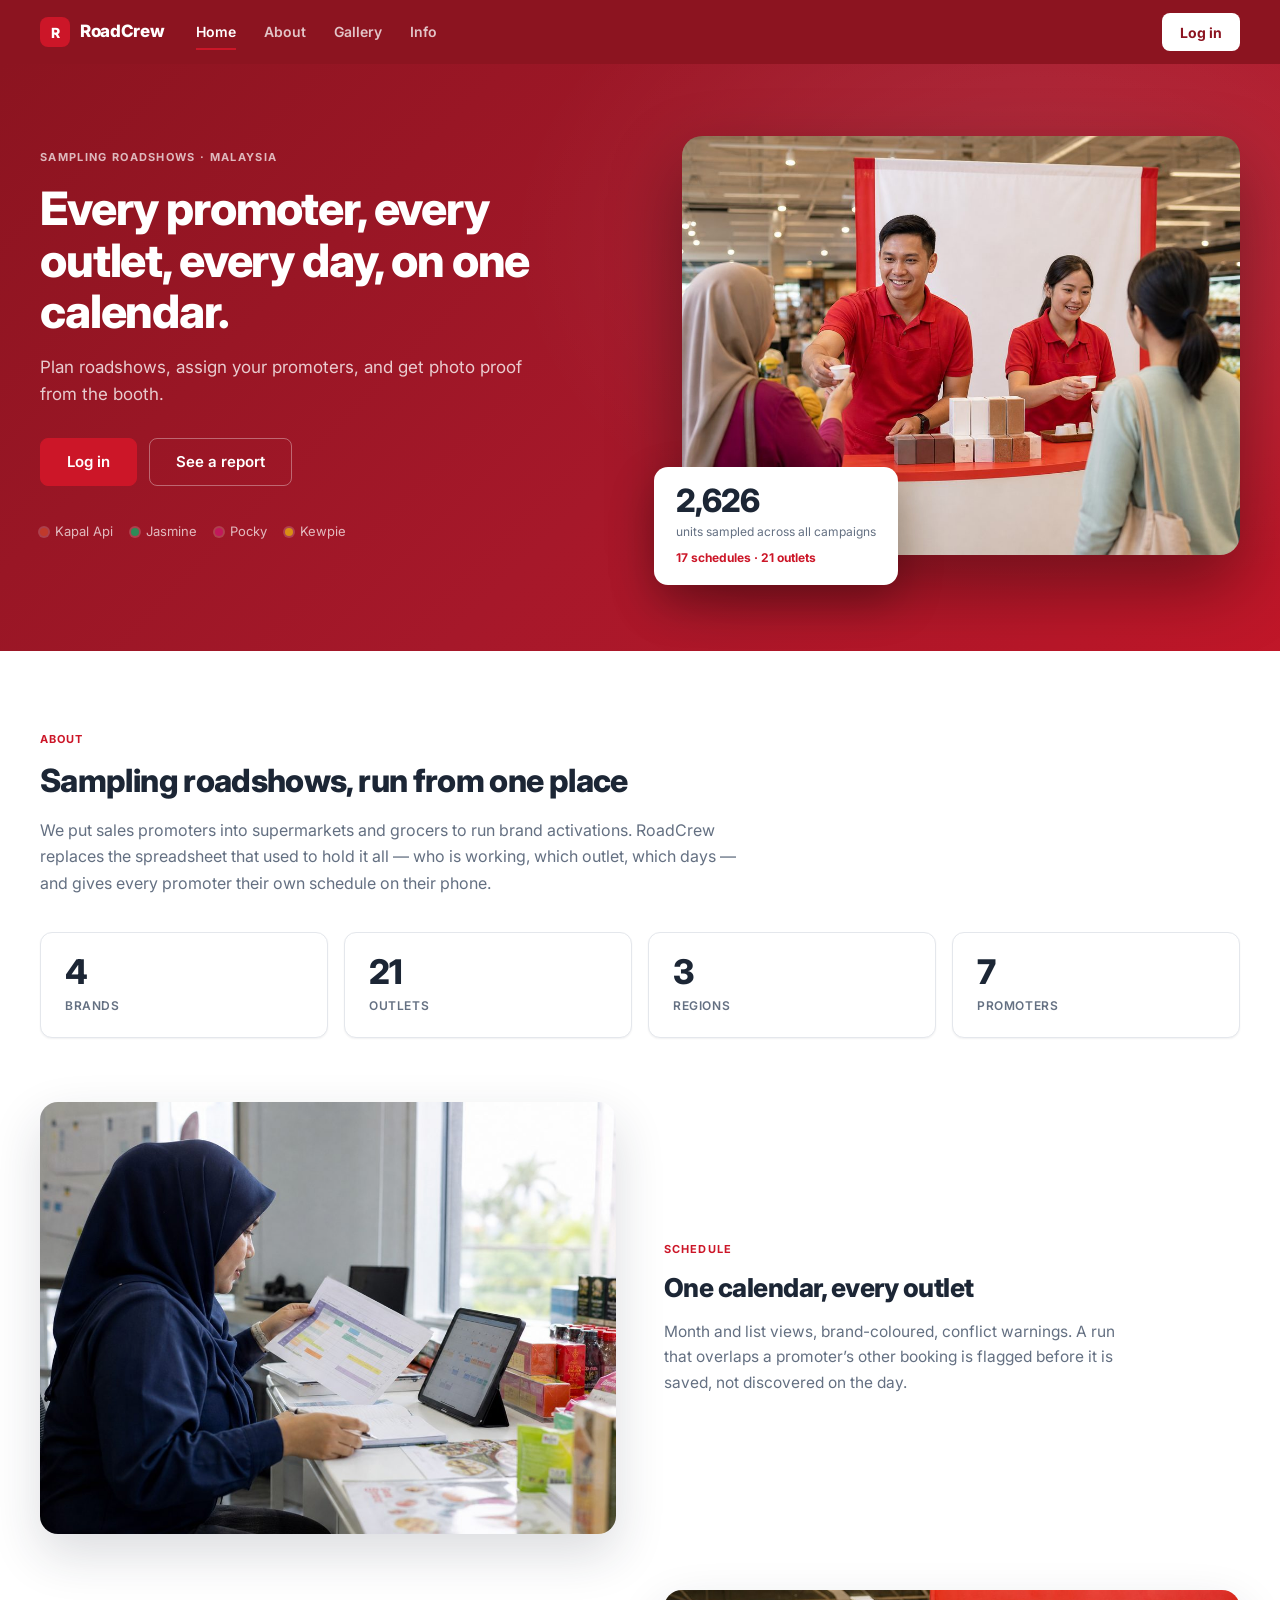
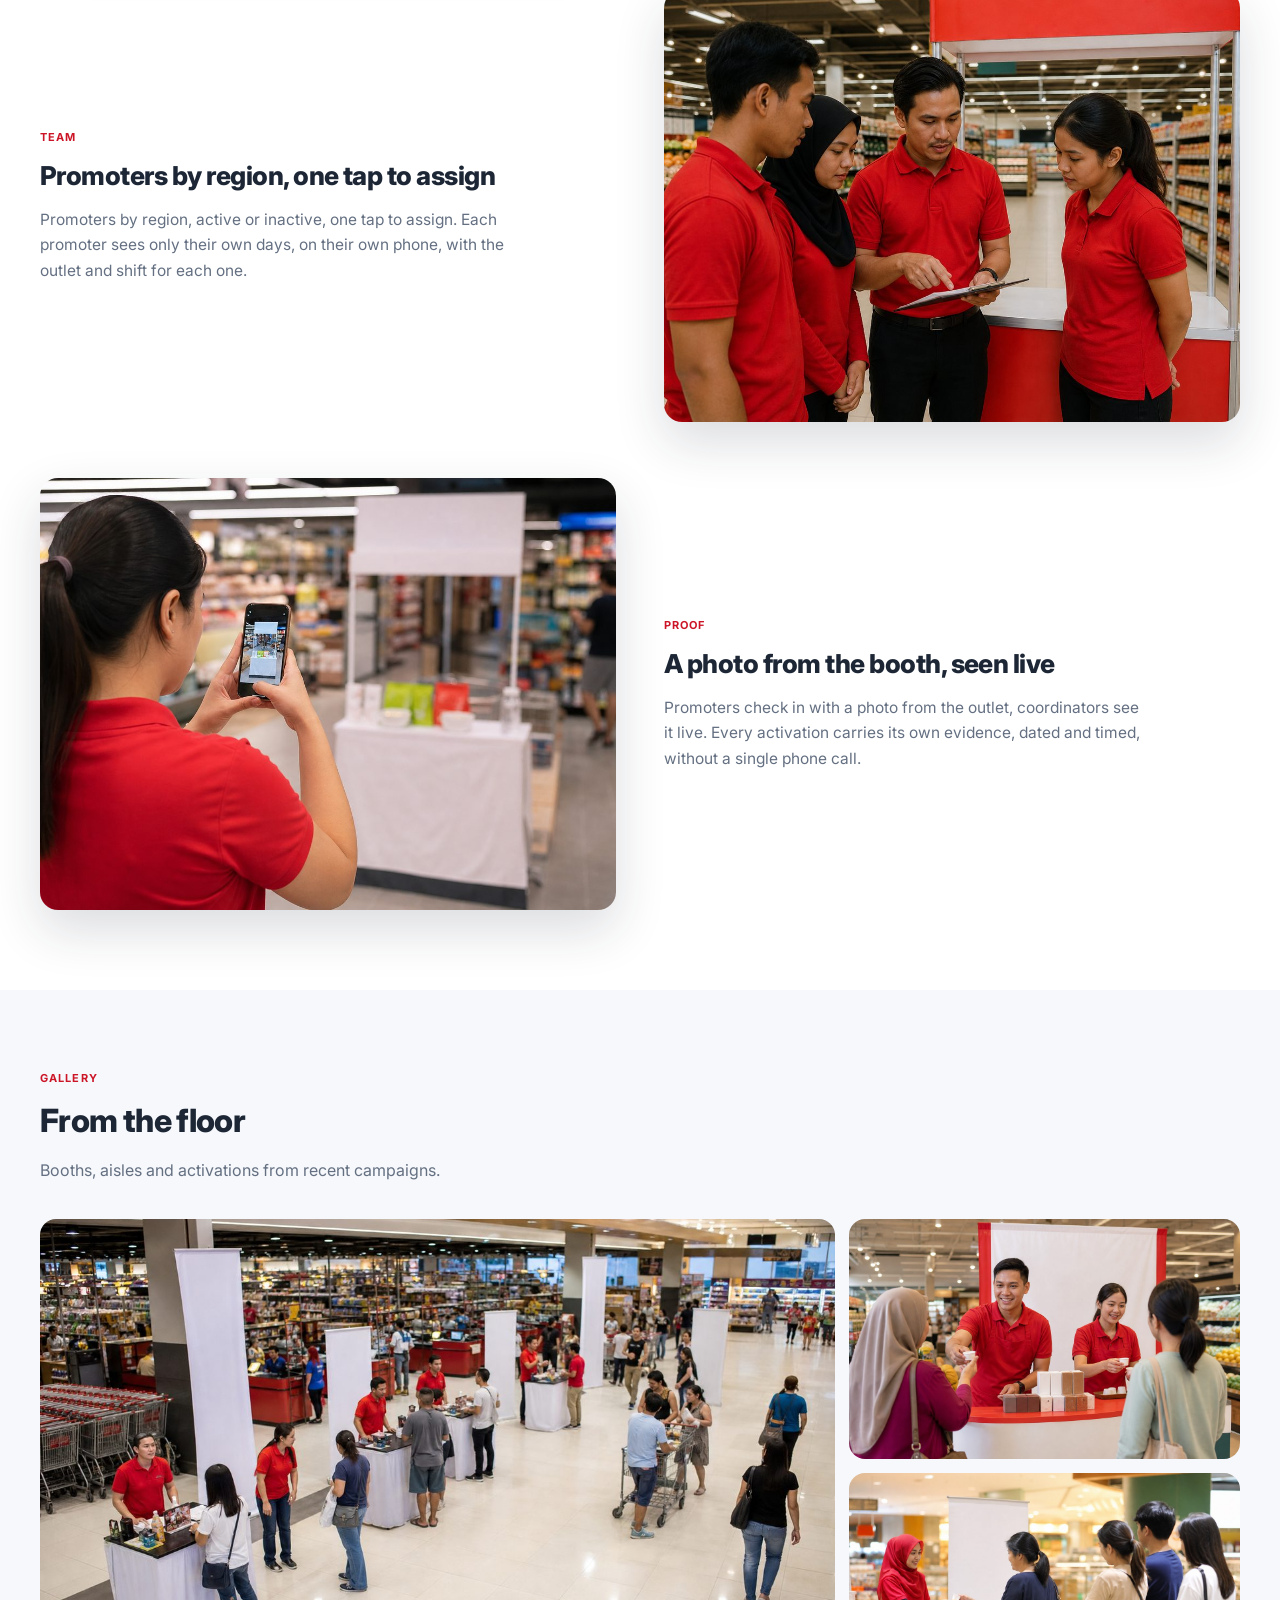
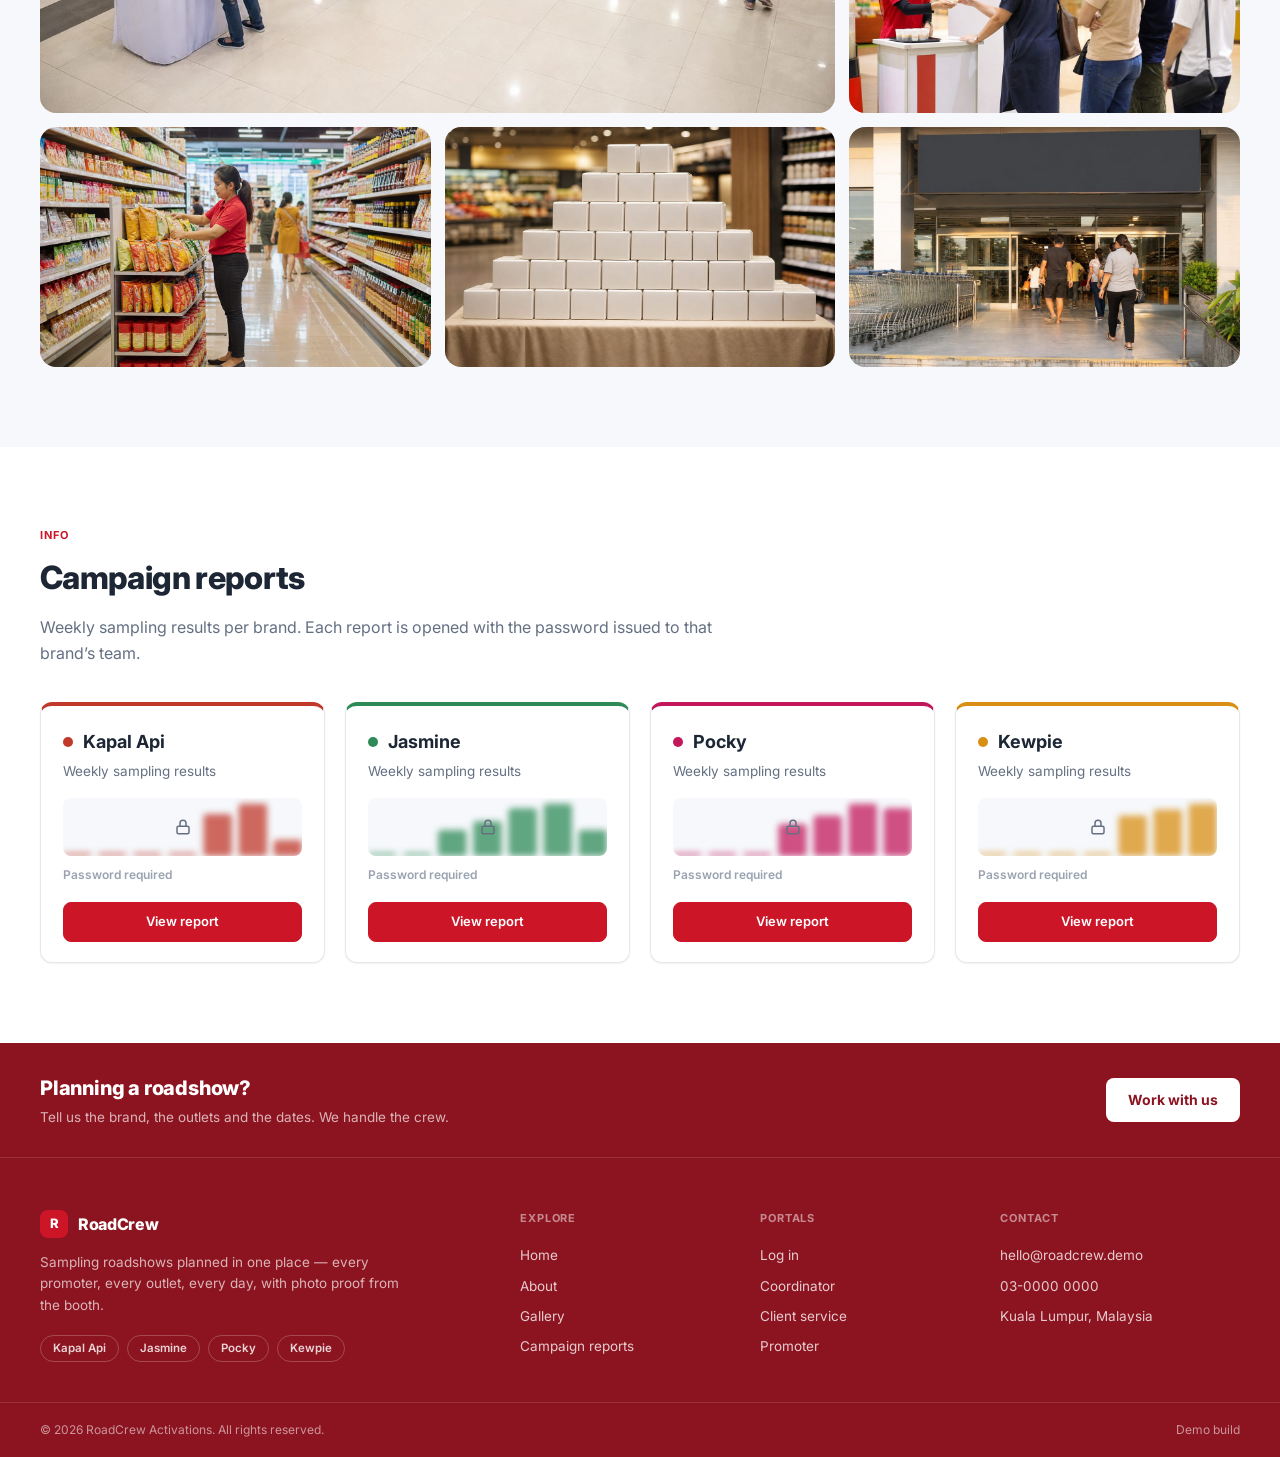
<file: staff/uploads.html>
<!DOCTYPE html>
<html lang="en">
<head>
<meta charset="utf-8">
<meta name="viewport" content="width=device-width, initial-scale=1">
<title>My Uploads - RoadCrew</title>
<link rel="icon" href="../img/logo.svg">
<link rel="preconnect" href="https://fonts.googleapis.com">
<link rel="preconnect" href="https://fonts.gstatic.com" crossorigin>
<link href="https://fonts.googleapis.com/css2?family=Inter:wght@400;600;700;800&display=swap" rel="stylesheet">
<link rel="stylesheet" href="../css/base.css">
<link rel="stylesheet" href="../css/staff.css">
</head>
<body class="staff">
<div class="phone">

  <!-- ============ HEADER (artboard 07) ============ -->
  <header class="sheader">
    <img class="sheader-avatar" id="avatar" src="" alt="">
    <div class="sheader-body">
      <div class="sheader-name">My Uploads</div>
      <div class="sheader-sub" id="count"></div>
    </div>
    <button class="sheader-logout" type="button" data-logout>Log out</button>
  </header>

  <!-- ============ MONTH GROUPS ============ -->
  <main class="scontent" id="groups"></main>

  <!-- ============ BOTTOM NAV ============ -->
  <nav class="sbotnav">
    <a class="sbotnav-item" href="calendar.html">
      <div class="sbotnav-glyph"></div>
      <div class="sbotnav-label">Calendar</div>
    </a>
    <a class="sbotnav-item is-active" href="uploads.html">
      <div class="sbotnav-glyph sbotnav-glyph-alt"></div>
      <div class="sbotnav-label">Uploads</div>
    </a>
    <button class="sbotnav-item" type="button" data-profile>
      <div class="sbotnav-glyph sbotnav-glyph-round"></div>
      <div class="sbotnav-label">Profile</div>
    </button>
  </nav>

</div>

<!-- ============ PROFILE SHEET ============ -->
<div class="modal" id="profile">
  <div class="modal-box">
    <div class="modal-title" id="profile-name">Profile</div>
    <div class="modal-text" id="profile-email"></div>
    <div class="modal-text" id="profile-region"></div>
    <div class="modal-foot">
      <button class="btn" type="button" id="profile-close">Close</button>
      <button class="btn btn-danger" type="button" data-logout>Log out</button>
    </div>
  </div>
</div>

<script src="../js/data.js"></script>
<script src="../js/util.js"></script>
<script src="../js/auth.js"></script>
<script src="../js/staff/uploads.js"></script>
</body>
</html>
</file>
<file: css/base.css>
/* RoadCrew - base.css
   Design tokens, reset, typography and shared components.

   Ported from the Claude Design canvas "RoadCrew Screens.dc.html" (10 artboards).
   The canvas had no :root block - every colour was an inline hex. All of them are
   hoisted here as tokens so the theme is one edit, not sixty.

   Theme: the canvas shipped navy 0C1F3F + blue 2563EB. This build is RED,
   sampled from the client reference image (primary #CC1628 was 19% of its pixels).
   ------------------------------------------------------------------------- */

:root {
  /* Brand - red (replaces canvas navy + blue) */
  --brand-900:      #8C1420;   /* was 0C1F3F  admin sidebar, landing hero, mobile app bar */
  --brand-800:      #A6182A;   /* was 16305C  sidebar hover, nav rail hover */
  --brand:          #CC1628;   /* was 2563EB  buttons, logo tile, avatar, active nav */
  --brand-600:      #A81120;   /* was 1D4ED8  primary hover / pressed */
  --brand-300:      #E88A94;   /* was 8FB2E8  mid borders, calendar bars */
  --brand-200:      #F5C9CE;   /* was C7D8F5  light borders, chips */
  --brand-050:      #FDECEE;   /* was EAF1FE  active-row tint, selected day */
  --brand-050-alt:  #F9E3E6;   /* was EFF4FE  hover tint */

  /* Neutrals - carried over from the canvas unchanged */
  --ink:            #1C2635;
  --ink-muted:      #647082;
  --ink-faint:      #9AA3B0;
  --line:           #E4E7EC;
  --line-strong:    #CBD2DC;
  --line-soft:      #EEF1F5;
  --surface:        #FFFFFF;
  --surface-alt:    #F6F8FB;
  --canvas:         #EDF0F5;
  --disc:           #C4CAD4;

  /* Semantics - carried over, except danger which is pushed deeper so it does
     not collide with the new red primary */
  --success:        #16A34A;
  --success-050:    #E8F7EE;
  --success-100:    #EAF4EE;
  --danger:         #B42318;   /* was DC2626 - deepened away from --brand */
  --danger-050:     #FEF3F2;
  --danger-200:     #F5C6C6;
  --warn:           #F5A524;
  --warn-050:       #FFF7E8;
  --warn-200:       #F2DDAE;
  --warn-ink:       #9A6A0B;
  --info:           #3B82F6;   /* the one blue that legitimately survives */
  --info-050:       #EEF5FD;

  /* Brand data colours - schedule chips only, never shell */
  --kapalapi:       #C0392B;
  --kapalapi-050:   #F9EBEA;
  --kapalapi-100:   #FBF3F2;
  --jasmine:        #2E8B57;
  --jasmine-050:    #EAF4EE;

  /* Shape */
  --r-pill:   999px;
  --r-card:   12px;
  --r-ctl:    8px;
  --r-tile:   7px;
  --r-xs:     4px;
  --r-phone:  24px;

  /* Elevation */
  --shadow:       0 1px 2px rgba(16, 24, 40, .06);
  --shadow-lift:  0 8px 32px rgba(140, 20, 32, .14);
  --shadow-modal: 0 12px 40px rgba(0, 0, 0, .25);

  /* Type */
  --font: 'Inter', system-ui, -apple-system, 'Segoe UI', Roboto, sans-serif;

  /* Metrics read off the canvas */
  --h-topbar:     64px;
  --h-header:     56px;
  --h-bottomnav:  64px;
  --w-sidebar:    240px;
  --w-rail:       64px;
  --w-drawer:     440px;
}

/* ---------------------------------------------------------------- reset -- */

*,
*::before,
*::after { box-sizing: border-box; }

html, body { height: 100%; }

body {
  margin: 0;
  background: var(--canvas);
  color: var(--ink);
  font-family: var(--font);
  font-size: 14px;
  line-height: 1.5;
  -webkit-font-smoothing: antialiased;
  -webkit-text-size-adjust: 100%;
}

img, svg { max-width: 100%; }
img { display: block; border: 0; }

/* Any author `display` rule outranks the browser's own [hidden] rule, so an
   element given a display value here would stay visible while carrying the
   hidden attribute. Restore the attribute's meaning globally. */
[hidden] { display: none !important; }

a {
  color: var(--brand);
  text-decoration: none;
}
a:hover { color: var(--brand-600); }

button, input, select, textarea {
  font: inherit;
  color: inherit;
  margin: 0;
}

button { cursor: pointer; }

table { border-collapse: collapse; width: 100%; }

h1, h2, h3, h4, p, figure { margin: 0; }
ul, ol { margin: 0; padding: 0; list-style: none; }

:focus-visible {
  outline: 2px solid var(--brand);
  outline-offset: 2px;
}

.visually-hidden {
  position: absolute;
  width: 1px; height: 1px;
  padding: 0; margin: -1px;
  overflow: hidden;
  clip: rect(0 0 0 0);
  white-space: nowrap;
  border: 0;
}

/* ----------------------------------------------------------- typography -- */

.page-title    { font-size: 18px; font-weight: 700; letter-spacing: -.01em; }
.section-title { font-size: 13px; font-weight: 700; }
.eyebrow {
  font-size: 10.5px;
  font-weight: 700;
  letter-spacing: .06em;
  text-transform: uppercase;
  color: var(--ink-faint);
}
.muted   { color: var(--ink-muted); }
.faint   { color: var(--ink-faint); }
.caption { font-size: 11px; color: var(--ink-muted); }
.kpi-num { font-size: 26px; font-weight: 800; letter-spacing: -.02em; line-height: 1.1; }

.truncate {
  overflow: hidden;
  text-overflow: ellipsis;
  white-space: nowrap;
}

/* --------------------------------------------------------------- button -- */

.btn {
  display: inline-flex;
  align-items: center;
  justify-content: center;
  gap: 6px;
  height: 40px;
  padding: 0 14px;
  border: 1px solid var(--line);
  border-radius: var(--r-ctl);
  background: var(--surface);
  color: var(--ink);
  font-size: 13px;
  font-weight: 600;
  white-space: nowrap;
  transition: background .15s ease, border-color .15s ease, color .15s ease;
}
.btn:hover { background: var(--surface-alt); border-color: var(--line-strong); }

.btn-primary {
  background: var(--brand);
  border-color: var(--brand);
  color: #fff;
}
.btn-primary:hover { background: var(--brand-600); border-color: var(--brand-600); }

.btn-danger {
  background: var(--surface);
  border-color: var(--danger-200);
  color: var(--danger);
}
.btn-danger:hover { background: var(--danger-050); border-color: var(--danger); }

.btn-ghost {
  background: transparent;
  border-color: transparent;
  color: var(--ink-muted);
}
.btn-ghost:hover { background: var(--surface-alt); color: var(--ink); }

.btn-sm { height: 32px; padding: 0 12px; font-size: 12px; }
.btn-block { width: 100%; }
.btn-tall { height: 48px; font-size: 14px; }

.btn:disabled,
.btn[aria-disabled='true'] {
  opacity: .5;
  cursor: not-allowed;
  pointer-events: none;
}

/* ---------------------------------------------------------------- badge -- */

.badge {
  display: inline-flex;
  align-items: center;
  gap: 5px;
  padding: 3px 9px;
  border-radius: var(--r-pill);
  font-size: 10px;
  font-weight: 600;
  white-space: nowrap;
}
.badge-planned   { background: var(--line-soft);    color: var(--ink-muted); }
.badge-ongoing   { background: var(--info-050);     color: var(--info); }
.badge-completed { background: var(--success-050);  color: var(--success); }
.badge-cancelled { background: var(--danger-050);   color: var(--danger); }
.badge-warn      { background: var(--warn-050);     color: var(--warn-ink); }

/* Brand chip - tint fill on a white card, deliberately a different fill weight
   from the solid shell red so the two never read as the same element. */
.badge-brand {
  background: var(--brand-tint, var(--line-soft));
  color: var(--brand-ink, var(--ink-muted));
}

.dot {
  width: 7px;
  height: 7px;
  border-radius: 50%;
  flex: none;
}

/* ----------------------------------------------------------------- card -- */

.card {
  background: var(--surface);
  border: 1px solid var(--line);
  border-radius: var(--r-card);
  padding: 16px;
  box-shadow: var(--shadow);
}
.card-tight { padding: 14px; }
.card-flush { padding: 0; overflow: hidden; }

.card-head {
  display: flex;
  align-items: center;
  justify-content: space-between;
  gap: 10px;
  margin-bottom: 12px;
}

/* ---------------------------------------------------------------- table -- */

.table th {
  padding: 10px 12px;
  text-align: left;
  font-size: 10.5px;
  font-weight: 700;
  letter-spacing: .06em;
  text-transform: uppercase;
  color: var(--ink-faint);
  border-bottom: 1px solid var(--line);
  white-space: nowrap;
}
.table td {
  padding: 12px;
  font-size: 13px;
  border-bottom: 1px solid var(--line-soft);
  vertical-align: middle;
}
.table tbody tr:hover { background: var(--surface-alt); }
.table tbody tr:last-child td { border-bottom: 0; }
.table .row-cancelled { opacity: .55; }

.table-wrap { overflow-x: auto; }

/* ----------------------------------------------------------------- form -- */

.field { display: block; margin-bottom: 14px; }
.field-label {
  display: block;
  margin-bottom: 6px;
  font-size: 11px;
  font-weight: 600;
  color: var(--ink-muted);
}
.field-label .req { color: var(--danger); }

.input,
.select,
.textarea {
  width: 100%;
  height: 40px;
  padding: 0 12px;
  border: 1px solid var(--line);
  border-radius: var(--r-ctl);
  background: var(--surface);
  font-size: 13px;
  transition: border-color .15s ease, box-shadow .15s ease;
}
.textarea { height: auto; min-height: 76px; padding: 10px 12px; resize: vertical; }

.input::placeholder,
.textarea::placeholder { color: var(--ink-faint); }

.input:focus,
.select:focus,
.textarea:focus {
  outline: none;
  border-color: var(--brand);
  box-shadow: 0 0 0 3px var(--brand-050);
}

.field-error {
  margin-top: 6px;
  font-size: 11px;
  font-weight: 600;
  color: var(--danger);
}

.field-row { display: flex; gap: 10px; }
.field-row > .field { flex: 1; }

/* Filter chip / segmented control - canvas: 32px tall, 999px, white, #647082 */
.chip {
  display: inline-flex;
  align-items: center;
  gap: 6px;
  height: 32px;
  padding: 0 12px;
  border: 1px solid var(--line);
  border-radius: var(--r-pill);
  background: var(--surface);
  font-size: 12px;
  font-weight: 600;
  color: var(--ink-muted);
  white-space: nowrap;
  flex: none;
}
.chip:hover { background: var(--brand-050-alt); }
.chip.is-active {
  background: var(--brand);
  border-color: var(--brand);
  color: #fff;
}

.chip-row {
  display: flex;
  gap: 8px;
  overflow-x: auto;
  padding-bottom: 2px;
  scrollbar-width: none;
}
.chip-row::-webkit-scrollbar { display: none; }

.seg {
  display: inline-flex;
  padding: 3px;
  border: 1px solid var(--line);
  border-radius: var(--r-pill);
  background: var(--surface-alt);
}
.seg-item {
  height: 26px;
  padding: 0 14px;
  border: 0;
  border-radius: var(--r-pill);
  background: transparent;
  font-size: 12px;
  font-weight: 600;
  color: var(--ink-muted);
}
.seg-item.is-active { background: var(--surface); color: var(--brand); box-shadow: var(--shadow); }

/* --------------------------------------------------------------- drawer -- */

.scrim {
  position: fixed;
  inset: 0;
  background: rgba(140, 20, 32, .4);
  opacity: 0;
  pointer-events: none;
  transition: opacity .2s ease;
  z-index: 40;
}
.scrim.is-open { opacity: 1; pointer-events: auto; }

.drawer {
  position: fixed;
  top: 0; right: 0; bottom: 0;
  width: var(--w-drawer);
  max-width: 100%;
  display: flex;
  flex-direction: column;
  background: var(--surface);
  box-shadow: var(--shadow-lift);
  transform: translateX(100%);
  transition: transform .22s ease;
  z-index: 50;
}
.drawer.is-open { transform: translateX(0); }

.drawer-head {
  display: flex;
  align-items: center;
  justify-content: space-between;
  gap: 10px;
  height: var(--h-header);
  padding: 0 16px;
  border-bottom: 1px solid var(--line);
  flex: none;
}
.drawer-title { font-size: 15px; font-weight: 700; }
.drawer-body { flex: 1; overflow-y: auto; padding: 16px; }
.drawer-foot {
  display: flex;
  gap: 10px;
  padding: 12px 16px;
  border-top: 1px solid var(--line);
  background: var(--surface);
  flex: none;
}
.drawer-foot .btn { flex: 1; }

/* ---------------------------------------------------------------- alert -- */

.alert {
  display: flex;
  gap: 10px;
  padding: 12px;
  border: 1px solid transparent;
  border-radius: var(--r-ctl);
  font-size: 12px;
  line-height: 1.45;
}
.alert-title { font-weight: 700; margin-bottom: 2px; }
.alert-danger { background: var(--danger-050); border-color: var(--danger-200); color: var(--danger); }
.alert-warn   { background: var(--warn-050);   border-color: var(--warn-200);   color: var(--warn-ink); }
.alert-info   { background: var(--info-050);   border-color: var(--brand-200);  color: var(--ink-muted); }

/* ---------------------------------------------------------------- toast -- */

#rc-toast-host {
  position: fixed;
  left: 50%;
  bottom: 24px;
  transform: translateX(-50%);
  display: flex;
  flex-direction: column;
  gap: 8px;
  z-index: 90;
  pointer-events: none;
}
.rc-toast {
  padding: 10px 16px;
  border-radius: var(--r-ctl);
  background: var(--ink);
  color: #fff;
  font-size: 13px;
  font-weight: 600;
  box-shadow: var(--shadow-lift);
  animation: rc-toast-in .18s ease;
}
.rc-toast-success { background: var(--success); }
.rc-toast-danger  { background: var(--danger); }
.rc-toast-info    { background: var(--ink); }

@keyframes rc-toast-in {
  from { opacity: 0; transform: translateY(8px); }
  to   { opacity: 1; transform: translateY(0); }
}

/* ---------------------------------------------------------------- modal -- */

.modal {
  position: fixed;
  inset: 0;
  display: none;
  align-items: center;
  justify-content: center;
  padding: 20px;
  background: rgba(28, 38, 53, .45);
  z-index: 60;
}
.modal.is-open { display: flex; }
.modal-box {
  width: 380px;
  max-width: 100%;
  padding: 20px;
  border-radius: var(--r-card);
  background: var(--surface);
  box-shadow: var(--shadow-modal);
}
.modal-title { font-size: 15px; font-weight: 700; margin-bottom: 6px; }
.modal-text  { font-size: 13px; color: var(--ink-muted); margin-bottom: 16px; }
.modal-foot  { display: flex; gap: 10px; }
.modal-foot .btn { flex: 1; }

/* ---------------------------------------------------------- empty state -- */

.empty {
  padding: 32px 16px;
  text-align: center;
  color: var(--ink-muted);
}
.empty-icon { margin: 0 auto 10px; opacity: .5; }
.empty-text { font-size: 13px; margin-bottom: 14px; }

/* -------------------------------------------------------------- avatars -- */

.avatar {
  width: 30px;
  height: 30px;
  border-radius: 50%;
  flex: none;
  object-fit: cover;
}
.avatar-sm { width: 24px; height: 24px; }
.avatar-lg { width: 40px; height: 40px; }

.logo-tile {
  width: 26px;
  height: 26px;
  border-radius: var(--r-tile);
  background: var(--brand);
  color: #fff;
  display: grid;
  place-items: center;
  font-size: 12px;
  font-weight: 800;
  flex: none;
}

/* ------------------------------------------------- calendar (shared) ----- */
/* Class names emitted by js/calendar.js. Colours arrive per-event as an
   inline background; everything structural lives here. */

.rc-cal { width: 100%; }

.rc-cal-head {
  display: grid;
  grid-template-columns: repeat(7, 1fr);
  gap: 4px;
  margin-bottom: 6px;
}
.rc-cal-head-cell {
  text-align: center;
  font-size: 10px;
  font-weight: 700;
  letter-spacing: .04em;
  text-transform: uppercase;
  color: var(--ink-faint);
}

.rc-cal-grid {
  display: grid;
  grid-template-columns: repeat(7, 1fr);
  gap: 4px;
}
/* Admin mode nests week rows inside .rc-cal-grid; each row spans all 7 columns
   and re-establishes its own 7-column track so bars can be placed by
   grid-column (calendar.js emits "grid-column:N / span M" inline). */
.rc-cal-week {
  grid-column: 1 / -1;
  display: grid;
  grid-template-columns: repeat(7, 1fr);
  gap: 4px;
  position: relative;
}

.rc-cal-cell {
  position: relative;
  min-height: 40px;
  padding: 4px 0 6px;
  border-radius: var(--r-ctl);
  text-align: center;
  cursor: pointer;
  transition: background .12s ease;
}
.rc-cal-cell:hover { background: var(--brand-050-alt); }
.rc-cal-cell-blank { cursor: default; pointer-events: none; }
.rc-cal-cell-today .rc-cal-daynum {
  background: var(--brand);
  color: #fff;
  border-radius: 50%;
}
.rc-cal-cell-selected { background: var(--brand-050); }

.rc-cal-daynum {
  display: inline-grid;
  place-items: center;
  width: 24px;
  height: 24px;
  font-size: 12.5px;
  font-weight: 600;
  line-height: 1;
}

.rc-cal-dots {
  display: flex;
  gap: 3px;
  justify-content: center;
  margin-top: 3px;
  min-height: 6px;
}
.rc-cal-dot {
  width: 5px;
  height: 5px;
  border-radius: 50%;
}

/* Bars layer sits after the 7 cells inside a week row, spans the full row and
   mirrors the 7-column track. Grid auto-flow stacks overlapping events onto
   separate lanes on its own. */
.rc-cal-bars {
  grid-column: 1 / -1;
  display: grid;
  grid-template-columns: repeat(7, 1fr);
  gap: 2px 4px;
  margin-top: 2px;
}
.rc-cal-bars:empty { display: none; }
.rc-cal-bar {
  height: 16px;
  display: flex;
  align-items: center;
  padding: 0 5px;
  font-size: 9.5px;
  font-weight: 600;
  color: #fff;
  overflow: hidden;
}
.rc-cal-bar-start { border-top-left-radius: var(--r-xs); border-bottom-left-radius: var(--r-xs); }
.rc-cal-bar-end   { border-top-right-radius: var(--r-xs); border-bottom-right-radius: var(--r-xs); }
.rc-cal-bar-label {
  overflow: hidden;
  text-overflow: ellipsis;
  white-space: nowrap;
}

/* -------------------------------------------------------------- helpers -- */

.stack   { display: flex; flex-direction: column; }
.row     { display: flex; align-items: center; }
.row-gap { gap: 10px; }
.spacer  { flex: 1; }
.hr      { height: 1px; background: var(--line); border: 0; margin: 12px 0; }
.nowrap  { white-space: nowrap; }
</file>
<file: css/landing.css>
/* RoadCrew - landing.css
   Public landing page, Direction A "Editorial Split": photo-led hero with a
   floating live stat card, a numbers strip, alternating photo-and-text story
   rows, a mosaic gallery with a lightbox, teaser sparklines on the locked report
   cards, and a four-column footer with a call-to-action band.

   The hero headline and subline are carried verbatim from canvas artboard 01.
   Everything around them is new - the artboard was a login screen, not a site.
   -------------------------------------------------------------------------- */

/* Smoothing lives here rather than in the scrollIntoView call. Passing
   behavior:'smooth' in JS is silently ignored in some environments, which leaves
   a nav link doing nothing at all; the CSS property animates where it is
   supported and degrades to an instant jump where it is not, while the script
   always performs a real scroll. This file is only loaded by index.html. */
html { scroll-behavior: smooth; }

.landing { background: var(--surface); }

/* --------------------------------------------------------------- navbar -- */

.nav {
  position: sticky;
  top: 0;
  z-index: 40;
  height: 64px;
  display: flex;
  align-items: center;
  gap: 32px;
  padding: 0 40px;
  background: var(--brand-900);
}

.nav-brand {
  display: flex;
  align-items: center;
  gap: 10px;
  flex: none;
  color: #fff;
}
.nav-brand:hover { color: #fff; }
.nav-mark {
  width: 30px;
  height: 30px;
  border-radius: 8px;
  background: var(--brand);
  display: grid;
  place-items: center;
  font-size: 14px;
  font-weight: 800;
  color: #fff;
  flex: none;
}
.nav-word { font-size: 17px; font-weight: 800; letter-spacing: -.02em; }

.nav-links {
  display: flex;
  align-items: center;
  gap: 28px;
  flex: 1;
}
.nav-link {
  font-size: 14px;
  font-weight: 600;
  color: rgba(255, 255, 255, .75);
  padding: 6px 0;
  border-bottom: 2px solid transparent;
  transition: color .15s ease, border-color .15s ease;
}
.nav-link:hover,
.nav-link.is-active {
  color: #fff;
  border-bottom-color: var(--brand);
}

/* White fill, not brand fill - a #CC1628 button on the #8C1420 bar is two reds
   too close together at this size. The hero CTA is large enough to carry it. */
.nav-cta {
  flex: none;
  height: 38px;
  padding: 0 18px;
  border: 0;
  border-radius: var(--r-ctl);
  background: #fff;
  color: var(--brand-900);
  font-size: 14px;
  font-weight: 700;
  transition: background .15s ease;
}
.nav-cta:hover { background: var(--brand-050); }

/* ------------------------------------------------------------ bottom nav -- */

/* Hidden on desktop, where the top bar carries the sections. Below 900px the
   top bar keeps only the mark and the log-in button and this takes over, so a
   phone never has to open a menu to move around the page. The rules live here
   rather than inside the media query; only the display switch is responsive. */
.botnav {
  display: none;
  grid-template-columns: repeat(5, 1fr);
  position: fixed;
  left: 0;
  right: 0;
  bottom: 0;
  z-index: 40;
  height: var(--h-bottomnav);
  padding-bottom: env(safe-area-inset-bottom);
  background: var(--surface);
  border-top: 1px solid var(--line);
  box-shadow: 0 -2px 14px rgba(28, 38, 53, .07);
}
.botnav-item {
  display: flex;
  flex-direction: column;
  align-items: center;
  justify-content: center;
  gap: 3px;
  border: 0;
  padding: 0;
  background: none;
  font: inherit;
  color: var(--ink-faint);
  -webkit-tap-highlight-color: transparent;
  transition: color .15s ease;
}
.botnav-item:hover { color: var(--ink-muted); }
.botnav-item.is-active { color: var(--brand); }
.botnav-icon {
  width: 21px;
  height: 21px;
  fill: none;
  stroke: currentColor;
  stroke-width: 1.6;
  stroke-linecap: round;
  stroke-linejoin: round;
}
.botnav-label { font-size: 10.5px; font-weight: 600; }
.botnav-item.is-active .botnav-label { font-weight: 700; }

/* The log-in tab is an action, not a destination, so it stays brand-coloured:
   it is the one tab that leaves the page. */
.botnav-item-cta,
.botnav-item-cta:hover { color: var(--brand); }

/* ----------------------------------------------------------------- hero -- */

.hero {
  position: relative;
  color: #fff;
  padding: 72px 40px 96px;
  scroll-margin-top: 64px;
  overflow: hidden;
  /* Diagonal sweep from the deep shell red into the brand red, with a soft
     highlight behind the photo so the composition has a light source. */
  background:
    radial-gradient(900px 600px at 82% 30%, rgba(255, 255, 255, .10), transparent 60%),
    linear-gradient(135deg, var(--brand-900) 0%, var(--brand-800) 55%, var(--brand) 120%);
}

.hero-grid {
  max-width: 1320px;
  margin: 0 auto;
  display: grid;
  grid-template-columns: 1.05fr 1fr;
  gap: 56px;
  align-items: center;
}

.hero-eyebrow {
  font-size: 11px;
  font-weight: 700;
  letter-spacing: .12em;
  text-transform: uppercase;
  color: rgba(255, 255, 255, .7);
  margin-bottom: 18px;
}
.hero-title {
  margin: 0 0 16px;
  font-size: 46px;
  line-height: 1.12;
  font-weight: 800;
  letter-spacing: -.025em;
}
.hero-sub {
  margin: 0 0 30px;
  font-size: 17px;
  line-height: 1.6;
  color: rgba(255, 255, 255, .78);
  max-width: 520px;
}

.hero-actions { display: flex; gap: 12px; flex-wrap: wrap; }
.hero-cta {
  display: inline-flex;
  align-items: center;
  height: 48px;
  padding: 0 26px;
  border: 1px solid var(--brand);
  background: var(--brand);
  color: #fff;
  border-radius: var(--r-ctl);
  font-weight: 600;
  font-size: 15px;
  transition: background .15s ease, border-color .15s ease;
}
.hero-cta:hover { background: var(--brand-600); border-color: var(--brand-600); color: #fff; }
.hero-cta-ghost {
  background: transparent;
  border-color: rgba(255, 255, 255, .35);
}
.hero-cta-ghost:hover { background: rgba(255, 255, 255, .08); border-color: rgba(255, 255, 255, .6); }

.hero-clients {
  display: flex;
  align-items: center;
  gap: 18px;
  flex-wrap: wrap;
  margin-top: 36px;
  font-size: 13px;
  color: rgba(255, 255, 255, .7);
}
.hero-client { display: inline-flex; align-items: center; gap: 7px; }
.hero-client-dot {
  width: 8px;
  height: 8px;
  border-radius: 50%;
  box-shadow: 0 0 0 2px rgba(255, 255, 255, .18);
  flex: none;
}

.hero-visual { position: relative; }
.hero-photo {
  margin: 0;
  border-radius: 20px;
  overflow: hidden;
  box-shadow: 0 30px 70px rgba(0, 0, 0, .38);
}
.hero-photo img {
  width: 100%;
  aspect-ratio: 4 / 3;
  object-fit: cover;
  display: block;
}

/* Live stat card, floating over the bottom-left corner of the photo */
.hero-stat {
  position: absolute;
  left: -28px;
  bottom: -30px;
  min-width: 232px;
  padding: 18px 22px;
  background: var(--surface);
  color: var(--ink);
  border-radius: 14px;
  box-shadow: 0 18px 44px rgba(0, 0, 0, .28);
}
.hero-stat-num {
  font-size: 32px;
  font-weight: 800;
  letter-spacing: -.02em;
  line-height: 1;
}
.hero-stat-label {
  font-size: 12px;
  color: var(--ink-muted);
  margin-top: 6px;
}
.hero-stat-sub {
  font-size: 12px;
  font-weight: 700;
  color: var(--brand);
  margin-top: 8px;
}

/* -------------------------------------------------------------- section -- */

.section {
  padding: 80px 40px;
  scroll-margin-top: 64px;
}
.section-alt { background: var(--surface-alt); }

.section-head { max-width: 720px; margin-bottom: 36px; }
.section-eyebrow {
  font-size: 11px;
  font-weight: 700;
  letter-spacing: .1em;
  text-transform: uppercase;
  color: var(--brand);
  margin-bottom: 10px;
}
.section-title {
  margin: 0 0 12px;
  font-size: 32px;
  font-weight: 800;
  letter-spacing: -.02em;
}
.section-lead {
  margin: 0;
  font-size: 16px;
  line-height: 1.65;
  color: var(--ink-muted);
}

/* ---------------------------------------------------------- stat strip -- */

.stats {
  display: grid;
  grid-template-columns: repeat(4, 1fr);
  gap: 16px;
  margin-bottom: 64px;
}
.stat {
  padding: 22px 24px;
  background: var(--surface);
  border: 1px solid var(--line);
  border-radius: var(--r-card);
  box-shadow: var(--shadow);
}
.stat-num {
  font-size: 34px;
  font-weight: 800;
  letter-spacing: -.02em;
  line-height: 1;
}
.stat-label {
  margin-top: 8px;
  font-size: 12px;
  font-weight: 600;
  letter-spacing: .05em;
  text-transform: uppercase;
  color: var(--ink-muted);
}

/* ----------------------------------------------------------- story rows -- */

.story { display: flex; flex-direction: column; gap: 56px; }

.story-row {
  display: grid;
  grid-template-columns: 1fr 1fr;
  gap: 48px;
  align-items: center;
}
.story-row-flip .story-photo { order: 2; }

.story-photo {
  margin: 0;
  border-radius: 18px;
  overflow: hidden;
  box-shadow: 0 20px 50px rgba(28, 38, 53, .16);
}
.story-photo img {
  width: 100%;
  aspect-ratio: 4 / 3;
  object-fit: cover;
  display: block;
}

.story-kicker {
  font-size: 11px;
  font-weight: 700;
  letter-spacing: .1em;
  text-transform: uppercase;
  color: var(--brand);
  margin-bottom: 10px;
}
.story-title {
  margin: 0 0 12px;
  font-size: 26px;
  font-weight: 800;
  letter-spacing: -.02em;
}
.story-text {
  margin: 0;
  font-size: 15.5px;
  line-height: 1.65;
  color: var(--ink-muted);
  max-width: 480px;
}

/* --------------------------------------------------------------- mosaic -- */

.mosaic {
  display: grid;
  grid-template-columns: repeat(3, 1fr);
  grid-auto-rows: 240px;
  gap: 14px;
}
.shot-tile {
  position: relative;
  margin: 0;
  border-radius: 16px;
  overflow: hidden;
  background: var(--line-soft);
  cursor: zoom-in;
}
.shot-large { grid-column: span 2; grid-row: span 2; }
.shot-tile img {
  width: 100%;
  height: 100%;
  object-fit: cover;
  display: block;
  transition: transform .5s ease;
}
.shot-tile:hover img { transform: scale(1.04); }
.shot-tile figcaption {
  position: absolute;
  left: 0; right: 0; bottom: 0;
  padding: 36px 16px 14px;
  background: linear-gradient(to top, rgba(28, 38, 53, .72), transparent);
  color: #fff;
  font-size: 13px;
  font-weight: 600;
  opacity: 0;
  transform: translateY(6px);
  transition: opacity .25s ease, transform .25s ease;
}
.shot-tile:hover figcaption { opacity: 1; transform: translateY(0); }

/* ------------------------------------------------------------- lightbox -- */

.lightbox {
  background: rgba(20, 8, 10, .9);
  padding: 32px;
  z-index: 70;
}
.lightbox-figure {
  margin: 0;
  max-width: 1100px;
  width: 100%;
  text-align: center;
}
.lightbox-figure img {
  max-width: 100%;
  max-height: 78vh;
  border-radius: 12px;
  box-shadow: 0 30px 80px rgba(0, 0, 0, .5);
  display: inline-block;
}
.lightbox-figure figcaption {
  margin-top: 14px;
  color: rgba(255, 255, 255, .8);
  font-size: 14px;
  font-weight: 600;
}
.lightbox-close,
.lightbox-nav {
  position: absolute;
  width: 44px;
  height: 44px;
  border: 0;
  border-radius: 50%;
  background: rgba(255, 255, 255, .12);
  color: #fff;
  font-size: 22px;
  display: grid;
  place-items: center;
  transition: background .15s ease;
}
.lightbox-close:hover,
.lightbox-nav:hover { background: rgba(255, 255, 255, .24); }
.lightbox-close { top: 20px; right: 20px; font-size: 16px; }
.lightbox-prev { left: 20px; top: 50%; transform: translateY(-50%); }
.lightbox-next { right: 20px; top: 50%; transform: translateY(-50%); }

/* -------------------------------------------------------- report cards -- */

/* One row, four across. */
.report-cards {
  display: grid;
  grid-template-columns: repeat(4, 1fr);
  gap: 20px;
}
.report-card {
  background: var(--surface);
  border: 1px solid var(--line);
  border-top: 4px solid var(--rc, var(--brand));
  border-radius: var(--r-card);
  padding: 22px 22px 20px;
  box-shadow: var(--shadow);
  display: flex;
  flex-direction: column;
  gap: 6px;
  transition: transform .2s ease, box-shadow .2s ease;
}
.report-card:hover {
  transform: translateY(-3px);
  box-shadow: 0 14px 34px rgba(28, 38, 53, .12);
}
.report-card-top { display: flex; align-items: center; gap: 10px; }
.report-dot { width: 10px; height: 10px; border-radius: 50%; flex: none; }
.report-card-name { font-size: 18px; font-weight: 700; }
.report-card-sub  { font-size: 13.5px; color: var(--ink-muted); }

/* Blurred sparkline of the week sits behind a lock - the card promises the
   shape of a result without giving the numbers away. */
.report-teaser {
  position: relative;
  height: 58px;
  margin: 10px 0 4px;
  border-radius: var(--r-ctl);
  background: var(--surface-alt);
  overflow: hidden;
}
.report-teaser svg {
  width: 100%;
  height: 100%;
  display: block;
  filter: blur(3px);
  opacity: .75;
}
.report-teaser-lock {
  position: absolute;
  inset: 0;
  display: grid;
  place-items: center;
  color: var(--ink-muted);
}
.report-teaser-lock svg {
  width: 18px;
  height: 18px;
  filter: none;
  opacity: 1;
}
.report-lock {
  font-size: 12px;
  font-weight: 600;
  color: var(--ink-faint);
}
.report-card .btn { margin-top: 12px; }

/* --------------------------------------------------------------- footer -- */

.site-footer {
  background: var(--brand-900);
  color: #fff;
}

.footer-cta {
  display: flex;
  align-items: center;
  justify-content: space-between;
  gap: 24px;
  padding: 30px 40px;
  max-width: 1400px;
  margin: 0 auto;
  border-bottom: 1px solid rgba(255, 255, 255, .12);
}
.footer-cta-title { font-size: 20px; font-weight: 800; letter-spacing: -.01em; }
.footer-cta-sub { font-size: 13.5px; color: rgba(255, 255, 255, .68); margin-top: 4px; }
.footer-cta-btn {
  flex: none;
  display: inline-flex;
  align-items: center;
  height: 44px;
  padding: 0 22px;
  border-radius: var(--r-ctl);
  background: #fff;
  color: var(--brand-900);
  font-size: 14px;
  font-weight: 700;
  transition: background .15s ease;
}
.footer-cta-btn:hover { background: var(--brand-050); color: var(--brand-900); }

.footer-grid {
  display: grid;
  grid-template-columns: 2.2fr 1fr 1fr 1.2fr;
  gap: 40px;
  padding: 52px 40px 40px;
  max-width: 1400px;
  margin: 0 auto;
}

.footer-brand {
  display: flex;
  align-items: center;
  gap: 10px;
  margin-bottom: 14px;
}
.footer-mark {
  width: 28px;
  height: 28px;
  border-radius: 8px;
  background: var(--brand);
  display: grid;
  place-items: center;
  font-size: 13px;
  font-weight: 800;
  color: #fff;
  flex: none;
}
.footer-word { font-size: 16px; font-weight: 800; letter-spacing: -.02em; }

.footer-blurb {
  margin: 0 0 18px;
  font-size: 13.5px;
  line-height: 1.6;
  color: rgba(255, 255, 255, .68);
  max-width: 380px;
}

.footer-chips { display: flex; gap: 8px; flex-wrap: wrap; }
.footer-chip {
  font-size: 11.5px;
  font-weight: 600;
  padding: 4px 12px;
  border-radius: var(--r-pill);
  border: 1px solid rgba(255, 255, 255, .22);
  color: rgba(255, 255, 255, .82);
}

.footer-col { display: flex; flex-direction: column; }
.footer-head {
  margin: 0 0 14px;
  font-size: 11px;
  font-weight: 700;
  letter-spacing: .08em;
  text-transform: uppercase;
  color: rgba(255, 255, 255, .5);
}
.footer-link {
  font-size: 13.5px;
  color: rgba(255, 255, 255, .78);
  padding: 5px 0;
  transition: color .15s ease;
}
.footer-link:hover { color: #fff; }
.footer-link-btn {
  background: none;
  border: 0;
  padding: 5px 0;
  text-align: left;
  font-weight: 400;
}
.footer-link-plain { color: rgba(255, 255, 255, .78); }
.footer-link-plain:hover { color: rgba(255, 255, 255, .78); }

.footer-bar {
  border-top: 1px solid rgba(255, 255, 255, .12);
  padding: 18px 40px;
  max-width: 1400px;
  margin: 0 auto;
  display: flex;
  align-items: center;
  justify-content: space-between;
  gap: 16px;
  font-size: 12px;
  color: rgba(255, 255, 255, .55);
}
.footer-note { white-space: nowrap; }

/* --------------------------------------------------------------- modals -- */

.modal-head {
  display: flex;
  align-items: center;
  justify-content: space-between;
  gap: 12px;
  margin-bottom: 4px;
}
.modal-close {
  width: 30px;
  height: 30px;
  border: 0;
  border-radius: var(--r-ctl);
  background: transparent;
  display: grid;
  place-items: center;
  color: var(--ink-muted);
  font-size: 15px;
  flex: none;
}
.modal-close:hover { background: var(--surface-alt); }

.modal-box-lg {
  width: 720px;
  max-width: 100%;
  max-height: 88vh;
  display: flex;
  flex-direction: column;
}
.report-body {
  overflow-y: auto;
  margin-top: 12px;
  padding-right: 4px;
}

/* Login modal internals */
.login-sub { font-size: 14px; color: var(--ink-muted); margin-bottom: 20px; }
.login-label {
  display: block;
  font-size: 12px;
  font-weight: 600;
  color: var(--ink-muted);
  margin-bottom: 6px;
}
.login-input {
  width: 100%;
  height: 40px;
  border: 1px solid var(--line);
  border-radius: var(--r-ctl);
  padding: 0 12px;
  font-size: 14px;
  color: var(--ink);
  margin-bottom: 16px;
  background: var(--surface);
  transition: border-color .15s ease, box-shadow .15s ease;
}
.login-input:focus {
  outline: none;
  border-color: var(--brand);
  box-shadow: 0 0 0 3px var(--brand-050);
}
.login-input.is-invalid { border-color: var(--danger); }

.login-submit {
  width: 100%;
  height: 44px;
  border: 0;
  background: var(--brand);
  border-radius: var(--r-ctl);
  display: grid;
  place-items: center;
  color: #fff;
  font-weight: 600;
  font-size: 15px;
  transition: background .15s ease;
}
.login-submit:hover { background: var(--brand-600); }

.login-error {
  margin: -10px 0 14px;
  font-size: 12px;
  font-weight: 600;
  color: var(--danger);
  min-height: 16px;
}

.demo-box {
  margin-top: 20px;
  background: var(--surface-alt);
  border: 1px solid var(--line);
  border-radius: var(--r-ctl);
  padding: 14px 16px;
}
.demo-title {
  font-size: 11px;
  font-weight: 700;
  text-transform: uppercase;
  letter-spacing: .06em;
  color: var(--ink-muted);
  margin-bottom: 8px;
}
.demo-grid {
  display: grid;
  grid-template-columns: 56px 1fr auto;
  gap: 4px 12px;
  font-size: 12.5px;
  color: var(--ink);
  font-family: ui-monospace, SFMono-Regular, Menlo, Consolas, monospace;
}
.demo-role { color: var(--ink-muted); }
.demo-row { cursor: pointer; }
.demo-row:hover { color: var(--brand); }

/* --------------------------------------------------------------- report -- */

.rep-hero { margin-bottom: 22px; }
.rep-hero-num {
  font-size: 40px;
  font-weight: 800;
  letter-spacing: -.02em;
  line-height: 1;
}
.rep-hero-label { font-size: 13px; color: var(--ink-muted); margin-top: 6px; }

.rep-block { margin-bottom: 26px; }
.rep-block:last-child { margin-bottom: 0; }
.rep-title {
  font-size: 13px;
  font-weight: 700;
  letter-spacing: .05em;
  text-transform: uppercase;
  color: var(--ink-muted);
  margin-bottom: 14px;
}

/* Chart marks. Colour arrives inline per brand; everything structural is here.
   Text always wears ink tokens, never the series colour. */
.chart { width: 100%; display: block; overflow: visible; }
.chart-grid { stroke: var(--line); stroke-width: 1; }
.chart-axis { fill: var(--ink-faint); font-size: 10.5px; font-weight: 600; }
.chart-value { fill: var(--ink); font-size: 11px; font-weight: 700; }
.chart-name { fill: var(--ink); font-size: 12px; font-weight: 600; }
.chart-bar { transition: opacity .12s ease; }
.chart-hit { fill: transparent; cursor: default; }
.chart-col:hover .chart-bar { opacity: .82; }

.chart-tip {
  position: fixed;
  z-index: 80;
  padding: 6px 10px;
  border-radius: var(--r-ctl);
  background: var(--ink);
  color: #fff;
  font-size: 12px;
  font-weight: 600;
  pointer-events: none;
  white-space: nowrap;
  box-shadow: var(--shadow-lift);
}

.rep-table { width: 100%; border-collapse: collapse; font-size: 13px; }
.rep-table th {
  text-align: left;
  padding: 8px 10px;
  font-size: 10.5px;
  font-weight: 700;
  letter-spacing: .05em;
  text-transform: uppercase;
  color: var(--ink-faint);
  border-bottom: 1px solid var(--line);
  white-space: nowrap;
}
.rep-table td {
  padding: 10px;
  border-bottom: 1px solid var(--line-soft);
}
.rep-table tbody tr:last-child td { border-bottom: 0; }
.rep-num { text-align: right; font-variant-numeric: tabular-nums; }

.rep-note {
  margin-top: 18px;
  font-size: 11.5px;
  line-height: 1.5;
  color: var(--ink-faint);
}

/* ----------------------------------------------------------- responsive -- */

@media (max-width: 1100px) {
  .hero-title { font-size: 40px; }
  .stats { grid-template-columns: repeat(2, 1fr); }
  .report-cards { grid-template-columns: repeat(2, 1fr); }
}

@media (max-width: 900px) {
  .nav { padding: 0 20px; gap: 16px; }
  .nav-links { display: none; }
  .nav-cta { margin-left: auto; }

  .botnav { display: grid; }
  /* Reserve the tab bar's height at the end of the page so it never covers the
     last line of the footer. The padding goes on the footer rather than on the
     body because base.css pins body to height:100% - padding there would sit
     outside the scrollable content and reserve nothing. */
  .site-footer { padding-bottom: calc(var(--h-bottomnav) + 8px + env(safe-area-inset-bottom)); }
  /* The lightbox covers the page, so it has to clear the tab bar itself. */
  .lightbox { padding-bottom: calc(var(--h-bottomnav) + 16px); }

  .hero { padding: 48px 20px 40px; }
  .hero-grid { grid-template-columns: 1fr; gap: 40px; }
  .hero-title { font-size: 34px; }
  .hero-sub { font-size: 15px; margin-bottom: 24px; }
  .hero-stat {
    position: static;
    margin-top: 16px;
    min-width: 0;
  }

  .section { padding: 56px 20px; }
  .section-title { font-size: 26px; }
  .stats { margin-bottom: 44px; }
  .story { gap: 40px; }
  .story-row { grid-template-columns: 1fr; gap: 20px; }
  .story-row-flip .story-photo { order: 0; }
  .story-text { max-width: none; }

  .mosaic { grid-template-columns: repeat(2, 1fr); grid-auto-rows: 200px; }
  .shot-large { grid-column: span 2; grid-row: span 1; }
  .shot-tile figcaption { opacity: 1; transform: none; }

  .report-cards { grid-template-columns: repeat(2, 1fr); gap: 16px; }

  .footer-cta {
    flex-direction: column;
    align-items: flex-start;
    padding: 28px 20px;
  }
  .footer-grid {
    grid-template-columns: 1fr 1fr;
    gap: 32px 24px;
    padding: 40px 20px 28px;
  }
  .footer-about { grid-column: 1 / -1; }
  .footer-bar {
    padding: 16px 20px;
    flex-direction: column;
    align-items: flex-start;
    gap: 8px;
  }
  .modal-box-lg { width: 100%; }
  .lightbox { padding: 16px; }
  .lightbox-nav { width: 38px; height: 38px; }
}

@media (max-width: 480px) {
  .hero { padding: 36px 20px 32px; }
  .hero-title { font-size: 28px; }
  .hero-actions .hero-cta { width: 100%; justify-content: center; }
  .stats { grid-template-columns: 1fr 1fr; gap: 10px; }
  .stat { padding: 16px; }
  .stat-num { font-size: 26px; }
  .mosaic { grid-template-columns: 1fr; grid-auto-rows: 200px; }
  .shot-large { grid-column: span 1; }
  .report-cards { grid-template-columns: 1fr; }
  .footer-grid { grid-template-columns: 1fr; gap: 28px; }
  .section { padding: 44px 20px; }
  .demo-grid { grid-template-columns: 48px 1fr; }
  .demo-grid .demo-pass { grid-column: 2; color: var(--ink-muted); }
  .rep-table th:nth-child(3),
  .rep-table td:nth-child(3) { display: none; }
}
</file>
<file: css/admin.css>
/* RoadCrew - admin.css
   Admin shell and dashboard, shared by dashboard / schedules / users / settings.

   Desktop  = artboards 02 and 03 (1280px)
   Mobile   = artboards 08, 09 and 10 (390px) - the same pages below 768px
   Drawer   = artboard 04 (440px), structural rules live in base.css

   Metrics carried from the canvas; navy/blue swapped for red tokens.

   Port note: the brief called for a hamburger below 768px, but artboards 08-10
   show an app bar plus a four-item bottom nav instead. The canvas wins.
   -------------------------------------------------------------------------- */

.admin { min-height: 100vh; display: flex; background: var(--surface-alt); }

/* -------------------------------------------------------------- sidebar -- */

.side {
  width: var(--w-sidebar);
  flex: none;
  background: var(--brand-900);
  display: flex;
  flex-direction: column;
  padding: 20px 0;
}

.side-brand {
  display: flex;
  align-items: center;
  gap: 10px;
  padding: 0 20px 24px;
}
.side-mark {
  width: 28px;
  height: 28px;
  border-radius: var(--r-tile);
  background: var(--brand);
  display: grid;
  place-items: center;
  font-size: 13px;
  font-weight: 800;
  color: #fff;
  flex: none;
}
.side-word {
  font-size: 16px;
  font-weight: 800;
  color: #fff;
  white-space: nowrap;
}

.side-nav { display: flex; flex-direction: column; }

.side-item {
  display: flex;
  align-items: center;
  gap: 10px;
  height: 42px;
  padding: 0 20px;
  color: rgba(255, 255, 255, .72);
  font-size: 14px;
  border-left: 3px solid transparent;
  white-space: nowrap;
  transition: background .12s ease, color .12s ease;
}
.side-item:hover { background: var(--brand-800); color: #fff; }
.side-item.is-active {
  background: var(--brand-800);
  border-left-color: var(--brand);
  color: #fff;
  font-weight: 600;
}
/* Hidden at full width so the sidebar matches the canvas exactly; it only
   appears once the sidebar collapses to the icon rail, where a bare text label
   would not fit. Nothing new is added to the designed state. */
.side-item-initial {
  display: none;
  font-size: 14px;
  font-weight: 700;
}

.side-spacer { flex: 1; }

.side-foot {
  display: flex;
  align-items: center;
  gap: 10px;
  padding: 16px 20px;
  border-top: 1px solid rgba(255, 255, 255, .1);
}
.side-avatar {
  width: 32px;
  height: 32px;
  border-radius: 50%;
  background: var(--brand);
  display: grid;
  place-items: center;
  color: #fff;
  font-size: 13px;
  font-weight: 700;
  flex: none;
}
.side-who { min-width: 0; }
.side-name { color: #fff; font-size: 13px; font-weight: 600; }
.side-logout {
  color: rgba(255, 255, 255, .55);
  font-size: 11.5px;
  background: none;
  border: 0;
  padding: 0;
  text-align: left;
}
.side-logout:hover { color: #fff; }

/* ---------------------------------------------------------------- shell -- */

.main { flex: 1; min-width: 0; display: flex; flex-direction: column; }

.topbar {
  height: var(--h-topbar);
  background: var(--surface);
  border-bottom: 1px solid var(--line);
  display: flex;
  align-items: center;
  justify-content: space-between;
  gap: 12px;
  padding: 0 24px;
  flex: none;
}
.topbar-title { font-size: 24px; font-weight: 700; }
.topbar-right { display: flex; align-items: center; gap: 12px; }

.date-pill {
  font-size: 13px;
  font-weight: 600;
  color: var(--ink);
  background: var(--surface-alt);
  border: 1px solid var(--line);
  border-radius: var(--r-pill);
  padding: 6px 14px;
  white-space: nowrap;
}
.topbar-avatar {
  width: 34px;
  height: 34px;
  border-radius: 50%;
  background: var(--brand);
  display: grid;
  place-items: center;
  color: #fff;
  font-size: 13px;
  font-weight: 700;
  flex: none;
}

/* Full bleed. There is no max-width here on purpose: the content area is a
   dashboard, and a dashboard's job is to show more at once on a bigger screen.
   A cap left a dead band of background down the right of a 1920px display while
   the tables it was protecting were the very things that wanted the room. The
   padding does the breathing, not a width limit.

   The exception is a form. See .set-panel below - Settings caps its fields,
   because a label and its input stop reading as a pair once they are a metre
   apart. Tables widen; forms do not. */
.content {
  padding: 24px;
  display: flex;
  flex-direction: column;
  gap: 20px;
  width: 100%;
  min-width: 0;
}

/* App bar and bottom nav exist only on the mobile shell */
.appbar { display: none; }
.botnav { display: none; }

/* ------------------------------------------------------------- kpi row -- */

.kpi-row {
  display: grid;
  grid-template-columns: repeat(4, 1fr);
  gap: 16px;
}
.kpi {
  background: var(--surface);
  border: 1px solid var(--line);
  border-radius: var(--r-card);
  padding: 20px;
  box-shadow: var(--shadow);
}
.kpi-label {
  font-size: 12px;
  font-weight: 600;
  color: var(--ink-muted);
  text-transform: uppercase;
  letter-spacing: .05em;
}
.kpi-value { font-size: 32px; font-weight: 700; margin-top: 8px; }
.kpi-sub { font-size: 12px; color: var(--ink-muted); margin-top: 2px; }

/* Attention variant - canvas used a red-tinted card for the two KPIs that need
   action. It keeps that role here, sitting on the danger tint rather than the
   brand so it stays distinct from the shell. */
.kpi-alert {
  background: var(--danger-050);
  border-color: var(--danger-200);
  box-shadow: none;
}
.kpi-alert .kpi-label,
.kpi-alert .kpi-sub { color: var(--danger); }
.kpi-alert .kpi-value { color: var(--danger); }

/* --------------------------------------------------------------- panels -- */

.panel-row {
  display: grid;
  grid-template-columns: 2fr 1fr;
  gap: 16px;
  align-items: start;
}
.panel {
  background: var(--surface);
  border: 1px solid var(--line);
  border-radius: var(--r-card);
  padding: 20px;
  box-shadow: var(--shadow);
}
.panel-title { font-size: 18px; font-weight: 600; margin-bottom: 16px; }
.panel-title-tight { margin-bottom: 12px; }

/* Settings panel. Now that .content is full bleed, a form inside one would
   stretch a single-line text input across the whole screen, which reads as
   broken and puts the label an inch of eye travel from its field. Cap the form
   controls at a comfortable measure and leave everything else alone - the
   brands table still uses the full width, which is what a table is for. */
.set-panel > .field,
.set-panel > .field-row,
.set-panel > .row,
.set-panel > .muted,
.set-panel > .hr { max-width: 820px; }

/* A field the reader may look at but not change - the email that is also the
   login, and the brand name and colour the admin owns. Muted rather than
   hidden, because the value is the point: it still answers "which account is
   this" and "which brand am I on". Covers the read-only schedules drawer too,
   which disables its fields the same way. */
.input[readonly],
.input:disabled,
.select:disabled {
  background: var(--surface-alt);
  color: var(--ink-muted);
  cursor: default;
}

/* Client portal: the brand sits under the account name in the sidebar foot,
   because on that page the brand is not decoration - it is the reason the list
   holds what it holds. */
.side-brand-name {
  font-size: 11.5px;
  color: var(--brand-200);
  margin-top: 1px;
}

/* Second filter row on Users - the sub-regions of the picked region. Sits under
   the toolbar rather than inside it, so the Add button stays on the first line
   where the artboard put it. */
.chip-row-sub { margin: -4px 0 14px; }

/* Regions panel. Two of its three tables are pickers - the picked row is what
   fills the table beneath it - so that row is tinted rather than outlined. Tint
   reads as "open"; an outline would read as an error, which it is not. */
.table tbody tr.is-picked { background: var(--brand-050); }
.table tbody tr.is-picked:hover { background: var(--brand-050-alt); }
.table tbody tr[data-region-pick],
.table tbody tr[data-subregion-pick] { cursor: pointer; }

/* --------------------------------------------------------- week strip --- */

.week-head {
  display: grid;
  grid-template-columns: repeat(7, 1fr);
  gap: 6px;
}
.week-day {
  text-align: center;
  padding: 8px 4px;
  border-radius: var(--r-ctl);
}
.week-dow { font-size: 11px; font-weight: 600; color: var(--ink-muted); }
.week-num { font-size: 14px; font-weight: 600; margin-top: 2px; }
.week-day.is-today { background: var(--brand-050); }
.week-day.is-today .week-dow,
.week-day.is-today .week-num { color: var(--brand); font-weight: 700; }

.week-lanes {
  display: grid;
  grid-template-columns: repeat(7, 1fr);
  gap: 6px;
  margin-top: 8px;
  min-height: 120px;
}
.week-lane { display: flex; flex-direction: column; gap: 6px; }
.week-lane.is-today {
  background: var(--brand-050);
  border-radius: var(--r-ctl);
  padding: 4px;
}

.ev {
  border-left: 3px solid var(--ev-color, var(--brand));
  background: var(--ev-tint, var(--surface-alt));
  border-radius: 6px;
  padding: 6px 8px;
  cursor: pointer;
  text-align: left;
  border-top: 0; border-right: 0; border-bottom: 0;
  width: 100%;
}
.ev:hover { filter: brightness(.97); }
.ev-name { font-size: 11.5px; font-weight: 600; }
.ev-who  { font-size: 10.5px; color: var(--ink-muted); }

/* ------------------------------------------------------------ check-ins -- */

.feed { display: flex; flex-direction: column; gap: 14px; }
.feed-row { display: flex; align-items: center; gap: 12px; }
.feed-avatar {
  width: 36px;
  height: 36px;
  border-radius: 50%;
  display: grid;
  place-items: center;
  color: #fff;
  font-size: 14px;
  font-weight: 700;
  flex: none;
  object-fit: cover;
}
.feed-who { flex: 1; min-width: 0; }
.feed-name { font-size: 14px; font-weight: 600; }
.feed-place { font-size: 12px; color: var(--ink-muted); }
.feed-thumb {
  width: 48px;
  height: 48px;
  border-radius: var(--r-ctl);
  object-fit: cover;
  flex: none;
}
.feed-time { font-size: 12px; font-weight: 600; color: var(--success); }
.feed-sep { height: 1px; background: var(--line); }

/* ------------------------------------------------------ region coverage -- */

.grid-table {
  display: grid;
  grid-template-columns: 2fr 1fr 1fr 1fr;
  font-size: 14px;
}
.grid-th {
  font-size: 12px;
  font-weight: 600;
  text-transform: uppercase;
  letter-spacing: .05em;
  color: var(--ink-muted);
  padding: 10px 12px;
  border-bottom: 1px solid var(--line);
}
.grid-td { padding: 12px; border-bottom: 1px solid var(--line); }
.grid-table > .grid-td:nth-last-child(-n+4) { border-bottom: 0; }

/* ---------------------------------------------- mobile "this week" list -- */

.mweek { display: flex; flex-direction: column; gap: 8px; }
.mweek-row {
  display: flex;
  align-items: center;
  gap: 12px;
  border-left: 3px solid var(--ev-color, var(--brand));
  background: var(--ev-tint, var(--surface-alt));
  border-radius: var(--r-ctl);
  padding: 10px 12px;
  text-align: left;
  width: 100%;
  border-top: 0; border-right: 0; border-bottom: 0;
}
.mweek-date { text-align: center; width: 34px; flex: none; }
.mweek-day { font-size: 15px; font-weight: 700; }
.mweek-mon { font-size: 9.5px; font-weight: 600; color: var(--ink-muted); }
.mweek-body { flex: 1; min-width: 0; }
.mweek-name { font-size: 13px; font-weight: 600; }
.mweek-meta { font-size: 11px; color: var(--ink-muted); }

/* ============================================== SCHEDULES (03/09/04) ==== */

.toolbar {
  display: flex;
  align-items: center;
  gap: 12px;
  flex-wrap: wrap;
  margin-bottom: 16px;
}

/* List | Month segmented control - canvas: bordered box, active fill is brand */
.viewseg {
  display: flex;
  border: 1px solid var(--line);
  border-radius: var(--r-ctl);
  overflow: hidden;
  background: var(--surface);
  flex: none;
}
.viewseg-btn {
  padding: 8px 18px;
  border: 0;
  background: transparent;
  font-size: 13px;
  font-weight: 600;
  color: var(--ink-muted);
}
.viewseg-btn:hover { background: var(--surface-alt); }
.viewseg-btn.is-active { background: var(--brand); color: #fff; }

/* The Schedules control lives inside a row toolbar, where it hugs its buttons.
   The Settings tab strip is a direct child of .content, which is a column, so
   without this it would stretch the full width of a now-uncapped page. It also
   sits a size up: this one is page-level navigation, not a view toggle beside
   four filters. */
.viewseg-tabs { align-self: flex-start; max-width: 100%; }
.viewseg-tabs .viewseg-btn { padding: 11px 24px; font-size: 14px; }

.filter {
  height: 36px;
  border: 1px solid var(--line);
  border-radius: var(--r-ctl);
  background: var(--surface);
  padding: 0 12px;
  font-size: 13px;
  color: var(--ink-muted);
  font-weight: 400;
}
.filter:focus { outline: none; border-color: var(--brand); box-shadow: 0 0 0 3px var(--brand-050); }

.toolbar-spacer { flex: 1; }

.btn-new {
  height: 40px;
  padding: 0 18px;
  background: var(--brand);
  color: #fff;
  border: 0;
  border-radius: var(--r-ctl);
  display: flex;
  align-items: center;
  font-size: 14px;
  font-weight: 600;
}
.btn-new:hover { background: var(--brand-600); }

/* ---------------------------------------------------- schedules table --- */

.sched-table {
  background: var(--surface);
  border: 1px solid var(--line);
  border-radius: var(--r-card);
  overflow: hidden;
  box-shadow: var(--shadow);
}
.sched-cols {
  display: grid;
  grid-template-columns: 130px 110px 1.6fr 110px 1.4fr 120px 110px 80px;
  gap: 12px;
  padding: 12px 16px;
}
.sched-head {
  font-size: 12px;
  font-weight: 600;
  text-transform: uppercase;
  letter-spacing: .05em;
  color: var(--ink-muted);
  border-bottom: 1px solid var(--line);
}
.sched-row {
  align-items: center;
  font-size: 13.5px;
  border-bottom: 1px solid var(--line);
  cursor: pointer;
}
.sched-row:last-child { border-bottom: 0; }
.sched-row:hover { background: var(--surface-alt); }
.sched-row.is-current { background: var(--brand-050); }
.sched-row.is-cancelled { opacity: .45; cursor: default; }
.sched-dates { font-weight: 600; }
.sched-dim { color: var(--ink-muted); }

.sched-people { display: flex; align-items: center; gap: 8px; min-width: 0; }
.sched-stack { display: flex; flex: none; }
.sched-face {
  width: 24px;
  height: 24px;
  border-radius: 50%;
  flex: none;
  object-fit: cover;
}
.sched-stack .sched-face { border: 2px solid #fff; }
.sched-stack .sched-face + .sched-face { margin-left: -8px; }
.sched-names { overflow: hidden; text-overflow: ellipsis; white-space: nowrap; }

.sched-actions {
  display: flex;
  gap: 10px;
  color: var(--ink-muted);
  font-size: 13px;
}
.sched-act { background: none; border: 0; padding: 0; color: inherit; font-size: 13px; }
.sched-act:hover { color: var(--brand); }
/* A blocked action must read as blocked - the signed-in admin cannot deactivate
   themselves, and the row should show that rather than only refusing on click. */
.sched-act:disabled { opacity: .3; cursor: not-allowed; }
.sched-act:disabled:hover { color: inherit; }

.sched-foot {
  font-size: 12px;
  color: var(--ink-muted);
  margin-top: 10px;
}

/* ---------------------------------------------------------------- pager -- */

/* Count on the left, controls on the right. The count is always present, even
   on a single page - it is how you tell "the filter matched everything" from
   "the filter matched nothing". The buttons only appear when there is somewhere
   to go. */
.pager {
  display: flex;
  align-items: center;
  justify-content: space-between;
  gap: 16px;
  margin-top: 12px;
}
.pager-count {
  font-size: 12px;
  color: var(--ink-muted);
}
.pager-btns {
  display: flex;
  align-items: center;
  gap: 6px;
  flex: none;
}
.pager-btn {
  min-width: 34px;
  height: 34px;
  padding: 0 10px;
  border: 1px solid var(--line);
  border-radius: var(--r-ctl);
  background: var(--surface);
  color: var(--ink);
  font-size: 13px;
  font-weight: 600;
  transition: background .15s ease, border-color .15s ease, color .15s ease;
}
.pager-btn:hover:not(:disabled) { background: var(--surface-alt); border-color: var(--ink-faint); }
.pager-btn.is-active,
.pager-btn.is-active:hover {
  background: var(--brand);
  border-color: var(--brand);
  color: #fff;
}
/* Disabled rather than hidden at the ends, so the control keeps one width and
   the page numbers do not shuffle sideways as you move through them. */
.pager-btn:disabled { opacity: .4; cursor: not-allowed; }
.pager-gap {
  padding: 0 2px;
  font-size: 13px;
  color: var(--ink-faint);
}

.month-wrap { background: var(--surface); border: 1px solid var(--line); border-radius: var(--r-card); padding: 20px; box-shadow: var(--shadow); }
.month-bar { display: flex; align-items: center; justify-content: space-between; margin-bottom: 14px; }
.month-label { font-size: 16px; font-weight: 700; }
.month-nav { display: flex; gap: 8px; }

/* ----------------------------------------------- schedules card (09) ---- */

.sched-cards { display: none; flex-direction: column; gap: 8px; }
.sched-card {
  background: var(--surface);
  border: 1px solid var(--line);
  border-radius: var(--r-card);
  padding: 14px;
  box-shadow: var(--shadow);
  text-align: left;
  width: 100%;
  display: block;
}
.sched-card.is-current { border: 2px solid var(--brand); }
.sched-card.is-cancelled { opacity: .45; box-shadow: none; }
.sched-card-top {
  display: flex;
  align-items: center;
  justify-content: space-between;
  gap: 8px;
  margin-bottom: 6px;
}
.sched-card-name { font-size: 14.5px; font-weight: 700; }
.sched-card-meta { font-size: 12px; color: var(--ink-muted); margin: 2px 0 8px; }
.sched-card.is-cancelled .sched-card-meta { margin: 2px 0 0; }
.sched-card-who { display: flex; align-items: center; gap: 8px; }
.sched-card-face { width: 22px; height: 22px; border-radius: 50%; flex: none; object-fit: cover; }
.sched-card-whoname { font-size: 12px; font-weight: 600; }

/* -------------------------------------------------- drawer (04) -------- */

.pro-list {
  border: 1px solid var(--line);
  border-radius: var(--r-ctl);
  overflow: hidden;
}
.pro-row {
  display: flex;
  align-items: center;
  gap: 10px;
  padding: 10px 12px;
  border-bottom: 1px solid var(--line);
  width: 100%;
  background: var(--surface);
  border-left: 0; border-right: 0; border-top: 0;
  text-align: left;
}
.pro-row:last-child { border-bottom: 0; }
.pro-row.is-picked { background: var(--brand-050-alt); }
.pro-row:disabled { opacity: .45; cursor: not-allowed; }

.pro-check {
  width: 18px;
  height: 18px;
  border-radius: 5px;
  border: 1.5px solid var(--line-strong);
  display: grid;
  place-items: center;
  color: transparent;
  font-size: 11px;
  flex: none;
}
.pro-row.is-picked .pro-check {
  background: var(--brand);
  border-color: var(--brand);
  color: #fff;
}
.pro-face { width: 28px; height: 28px; border-radius: 50%; flex: none; object-fit: cover; }
.pro-body { flex: 1; min-width: 0; }
.pro-name { font-size: 13.5px; font-weight: 600; }
.pro-meta { font-size: 11.5px; color: var(--ink-muted); }

.drawer-close {
  width: 30px;
  height: 30px;
  border: 0;
  border-radius: var(--r-ctl);
  background: transparent;
  display: grid;
  place-items: center;
  color: var(--ink-muted);
  font-size: 15px;
}
.drawer-close:hover { background: var(--surface-alt); }

/* -------------------------------------------------- 1100px  icon rail --- */

@media (max-width: 1100px) {
  .side { width: var(--w-rail); }
  .side-word,
  .side-item-label,
  .side-who { display: none; }
  .side-brand { justify-content: center; padding: 0 0 24px; }
  .side-item { justify-content: center; padding: 0; gap: 0; }
  .side-item-initial { display: block; }
  .side-foot { justify-content: center; padding: 16px 0; }
  .content { padding: 20px; }
  .panel-row { grid-template-columns: 1fr; }
}

/* --------------------------------------- 768px  mobile shell (08/09/10) -- */

@media (max-width: 768px) {
  .admin { display: block; }
  .side { display: none; }
  .main { min-height: 100vh; padding-bottom: var(--h-bottomnav); }

  .topbar { display: none; }

  .appbar {
    display: flex;
    align-items: center;
    gap: 10px;
    height: var(--h-header);
    padding: 0 16px;
    background: var(--brand-900);
    position: sticky;
    top: 0;
    z-index: 20;
  }
  .appbar-mark {
    width: 26px;
    height: 26px;
    border-radius: var(--r-tile);
    background: var(--brand);
    display: grid;
    place-items: center;
    font-size: 12px;
    font-weight: 800;
    color: #fff;
    flex: none;
  }
  .appbar-title {
    flex: 1;
    min-width: 0;
    font-size: 15px;
    font-weight: 800;
    color: #fff;
    overflow: hidden;
    text-overflow: ellipsis;
    white-space: nowrap;
  }
  .appbar-pill {
    font-size: 11px;
    font-weight: 600;
    color: rgba(255, 255, 255, .75);
    background: rgba(255, 255, 255, .1);
    border-radius: var(--r-pill);
    padding: 4px 10px;
    white-space: nowrap;
  }
  .appbar-avatar {
    width: 30px;
    height: 30px;
    border-radius: 50%;
    background: var(--brand);
    display: grid;
    place-items: center;
    color: #fff;
    font-size: 12px;
    font-weight: 700;
    flex: none;
  }

  .content { padding: 16px; gap: 14px; }

  /* A phone has no room for the count and the buttons on one line, and the
     buttons are the half you reach for, so they go underneath. */
  .pager {
    flex-direction: column;
    align-items: stretch;
    gap: 10px;
  }
  .pager-btns { justify-content: center; flex-wrap: wrap; }

  /* Four tabs squeezed onto a phone. Five will not, at any size still worth
     reading - "Demo data" alone needs more room than a fifth of the screen. So
     the strip scrolls sideways inside itself and the labels keep their width.
     The strip scrolls; the page still must not, which is why the overflow lives
     here and not on an ancestor. */
  .viewseg-tabs {
    align-self: stretch;
    overflow-x: auto;
    -webkit-overflow-scrolling: touch;
  }
  .viewseg-tabs .viewseg-btn {
    flex: 0 0 auto;
    padding: 10px 14px;
    font-size: 12.5px;
    white-space: nowrap;
  }

  .kpi-row { grid-template-columns: 1fr 1fr; gap: 10px; }
  .kpi { padding: 14px; }
  .kpi-label { font-size: 11px; }
  .kpi-value { font-size: 26px; margin-top: 4px; }
  .kpi-sub { display: none; }

  .panel { padding: 16px; }
  .panel-title { font-size: 15px; font-weight: 700; margin-bottom: 12px; }

  /* The seven-column week grid does not survive a phone - artboard 08 replaces
     it with a stacked list, so the desktop strip is hidden and .mweek shows. */
  .week-head, .week-lanes { display: none; }
  .mweek { display: flex; }

  .feed { gap: 12px; }
  .feed-row { gap: 10px; }
  .feed-avatar { width: 34px; height: 34px; font-size: 13px; }
  .feed-name { font-size: 13.5px; }
  .feed-place { font-size: 11.5px; }
  .feed-thumb { width: 42px; height: 42px; }
  .feed-time { font-size: 11.5px; }

  .grid-table { grid-template-columns: 2fr 1fr 1fr 1fr; font-size: 12.5px; }
  .grid-th { font-size: 10px; padding: 8px 6px; }
  .grid-td { padding: 10px 6px; }

  /* Schedules: the eight-column table becomes the artboard 09 card list */
  .sched-table { display: none; }
  .sched-cards { display: flex; }

  .toolbar { gap: 8px; margin-bottom: 12px; }
  .toolbar-filters {
    order: 3;
    width: 100%;
    display: flex;
    gap: 6px;
    overflow-x: auto;
    scrollbar-width: none;
  }
  .toolbar-filters::-webkit-scrollbar { display: none; }
  .viewseg-btn { padding: 8px 14px; font-size: 12px; }
  .btn-new { height: 38px; padding: 0 14px; font-size: 13px; }
  .filter {
    height: 32px;
    border-radius: var(--r-pill);
    padding: 0 12px;
    font-size: 12px;
    flex: none;
  }
  .month-wrap { padding: 14px; }

  .botnav {
    display: grid;
    grid-template-columns: repeat(4, 1fr);
    align-items: center;
    height: var(--h-bottomnav);
    background: var(--surface);
    border-top: 1px solid var(--line);
    position: fixed;
    left: 0; right: 0; bottom: 0;
    z-index: 30;
  }
  .botnav-item {
    text-align: center;
    color: var(--ink-faint);
    background: none;
    border: 0;
    padding: 0;
  }
  .botnav-item.is-active { color: var(--brand); }
  .botnav-glyph {
    width: 18px;
    height: 16px;
    border: 2px solid currentColor;
    border-radius: var(--r-xs);
    margin: 0 auto 3px;
  }
  .botnav-glyph-round { width: 16px; height: 16px; border-radius: 50%; }
  .botnav-glyph-diamond { width: 16px; height: 16px; border-radius: 5px; transform: rotate(45deg); }
  .botnav-label { font-size: 10px; font-weight: 600; }
  .botnav-item.is-active .botnav-label { font-weight: 700; }
}

/* Desktop-only helper: the mobile week list stays hidden above the breakpoint */
.mweek { display: none; }
@media (max-width: 768px) { .mweek { display: flex; } }
</file>
<file: css/staff.css>
/* RoadCrew - staff.css
   Promoter screens: artboards 05 (My Calendar), 06 (Event + Upload), 07 (My Uploads).
   All three are 390px designs; on a wider screen the column centres at 480px so it
   still reads as a phone, per brief section 4.5.

   Metrics carried from the canvas; navy/blue swapped for red tokens.
   -------------------------------------------------------------------------- */

body.staff { background: var(--surface-alt); }

.phone {
  max-width: 480px;
  margin: 0 auto;
  min-height: 100vh;
  display: flex;
  flex-direction: column;
  background: var(--surface-alt);
  padding-bottom: var(--h-bottomnav);
}

/* --------------------------------------------------------------- header -- */

.sheader {
  height: var(--h-header);
  background: var(--surface);
  border-bottom: 1px solid var(--line);
  display: flex;
  align-items: center;
  gap: 10px;
  padding: 0 16px;
  position: sticky;
  top: 0;
  z-index: 20;
  flex: none;
}
.sheader-avatar {
  width: 34px;
  height: 34px;
  border-radius: 50%;
  flex: none;
  object-fit: cover;
}
.sheader-body { flex: 1; min-width: 0; }
.sheader-name { font-size: 14px; font-weight: 700; }
.sheader-sub { font-size: 11.5px; color: var(--ink-muted); }
.sheader-logout {
  font-size: 12px;
  font-weight: 600;
  color: var(--ink-muted);
  background: none;
  border: 0;
  padding: 0;
}
.sheader-logout:hover { color: var(--brand); }

/* Event page uses a back button and a plain title instead of the profile row */
.sheader-back {
  width: 30px;
  height: 30px;
  border: 0;
  border-radius: var(--r-ctl);
  background: transparent;
  display: grid;
  place-items: center;
  color: var(--ink-muted);
  font-size: 15px;
  flex: none;
}
.sheader-back:hover { background: var(--surface-alt); }
.sheader-title { font-size: 15px; font-weight: 700; }

.scontent {
  flex: 1;
  padding: 16px;
  display: flex;
  flex-direction: column;
  gap: 16px;
}

/* ----------------------------------------------------------- bottom nav -- */

.sbotnav {
  height: var(--h-bottomnav);
  background: var(--surface);
  border-top: 1px solid var(--line);
  display: grid;
  grid-template-columns: repeat(3, 1fr);
  align-items: center;
  position: fixed;
  left: 50%;
  transform: translateX(-50%);
  bottom: 0;
  width: 100%;
  max-width: 480px;
  z-index: 30;
}
.sbotnav-item {
  text-align: center;
  color: var(--ink-faint);
  background: none;
  border: 0;
  padding: 0;
}
.sbotnav-item.is-active { color: var(--brand); }
.sbotnav-glyph {
  width: 20px;
  height: 16px;
  border: 2px solid currentColor;
  border-radius: var(--r-xs);
  margin: 0 auto 3px;
}
.sbotnav-glyph-alt { width: 18px; }
.sbotnav-glyph-round { width: 16px; height: 16px; border-radius: 50%; }
.sbotnav-label { font-size: 10.5px; font-weight: 600; }
.sbotnav-item.is-active .sbotnav-label { font-weight: 700; }

/* ------------------------------------------------------- today card (05) */

.today-card {
  background: var(--surface);
  border: 1px solid var(--line);
  border-radius: var(--r-card);
  padding: 20px;
  box-shadow: var(--shadow);
}
.today-top {
  display: flex;
  align-items: center;
  justify-content: space-between;
  gap: 8px;
  margin-bottom: 10px;
}
/* Artboard 05 sets "Today" as bare brand text; artboard 06 sets it as a pill. */
.today-flag {
  font-size: 11px;
  font-weight: 700;
  color: var(--brand);
  text-transform: uppercase;
  letter-spacing: .06em;
}
.today-pill {
  font-size: 11px;
  font-weight: 700;
  padding: 3px 10px;
  border-radius: var(--r-pill);
  background: var(--brand-050);
  color: var(--brand);
}
.today-name { font-size: 18px; font-weight: 700; }
.today-name-lg { font-size: 20px; font-weight: 700; }
.today-meta { font-size: 13px; color: var(--ink-muted); margin: 2px 0 16px; }
.today-meta-tight { margin: 2px 0 10px; }
.today-meta-lg { font-size: 13.5px; color: var(--ink-muted); margin: 4px 0 0; }
.today-done {
  font-size: 13px;
  font-weight: 600;
  color: var(--success);
  margin-bottom: 12px;
}

/* ------------------------------------------------------ month card (05) -- */

.month-card {
  background: var(--surface);
  border: 1px solid var(--line);
  border-radius: var(--r-card);
  padding: 16px;
  box-shadow: var(--shadow);
}
.month-bar {
  display: flex;
  align-items: center;
  justify-content: space-between;
  margin-bottom: 12px;
}
.month-arrow {
  width: 28px;
  height: 28px;
  border: 0;
  border-radius: var(--r-ctl);
  background: transparent;
  display: grid;
  place-items: center;
  color: var(--ink-muted);
  font-size: 13px;
}
.month-arrow:hover { background: var(--surface-alt); }
.month-name { font-size: 15px; font-weight: 700; }

/* The shared renderer is compacted here to the artboard's tight phone grid.
   Note the today marker is a RING, not a filled disc, unlike the admin default. */
.staff .rc-cal-head { gap: 2px; margin-bottom: 6px; }
.staff .rc-cal-head-cell {
  font-size: 10.5px;
  font-weight: 600;
  color: var(--ink-muted);
  letter-spacing: 0;
  text-transform: none;
}
.staff .rc-cal-grid { gap: 2px; }
.staff .rc-cal-cell {
  min-height: 0;
  padding: 9px 0;
  border-radius: 0;
  font-size: 13px;
}
.staff .rc-cal-cell:hover { background: transparent; }
.staff .rc-cal-cell-selected { background: transparent; }
.staff .rc-cal-daynum {
  width: 28px;
  height: 28px;
  font-size: 13px;
  font-weight: 400;
}
.staff .rc-cal-cell-outside .rc-cal-daynum { color: var(--disc); }
.staff .rc-cal-cell-today .rc-cal-daynum {
  background: transparent;
  color: var(--brand);
  border: 2px solid var(--brand);
  border-radius: 50%;
  font-weight: 700;
}
.staff .rc-cal-dots {
  position: absolute;
  left: 50%;
  transform: translateX(-50%);
  bottom: 1px;
  margin-top: 0;
  min-height: 0;
  gap: 2px;
}
.staff .rc-cal-dot { width: 5px; height: 5px; }
.rc-cal-check {
  position: absolute;
  top: 2px;
  right: 8px;
  font-size: 8px;
  font-weight: 800;
  color: var(--success);
  line-height: 1;
}

/* -------------------------------------------------------- upcoming (05) -- */

.up-title {
  font-size: 13px;
  font-weight: 700;
  color: var(--ink-muted);
  text-transform: uppercase;
  letter-spacing: .05em;
  margin-bottom: 8px;
}
.up-list { display: flex; flex-direction: column; gap: 8px; }
.up-row {
  background: var(--surface);
  border: 1px solid var(--line);
  border-radius: 10px;
  padding: 12px 14px;
  display: flex;
  align-items: center;
  gap: 12px;
  width: 100%;
  text-align: left;
}
.up-row:hover { background: var(--surface-alt); }
.up-date { text-align: center; width: 36px; flex: none; }
.up-day { font-size: 16px; font-weight: 700; }
.up-mon { font-size: 10px; font-weight: 600; color: var(--ink-muted); }
.up-div { width: 1px; height: 28px; background: var(--line); flex: none; }
.up-body { flex: 1; min-width: 0; }
.up-name { font-size: 13.5px; font-weight: 600; }
.up-time { font-size: 11.5px; color: var(--ink-muted); }
.up-empty {
  font-size: 12.5px;
  color: var(--ink-muted);
  margin-top: 10px;
  text-align: center;
}

/* ----------------------------------------------------- upload zone (06) -- */

.drop {
  background: var(--surface);
  border: 2px dashed var(--brand-200);
  border-radius: var(--r-card);
  padding: 32px 20px;
  text-align: center;
  width: 100%;
  display: block;
  transition: border-color .15s ease, background .15s ease;
}
.drop:hover,
.drop.is-drag { border-color: var(--brand); background: var(--brand-050); }
.drop-icon {
  width: 52px;
  height: 52px;
  border-radius: 50%;
  background: var(--brand-050-alt);
  display: grid;
  place-items: center;
  margin: 0 auto 12px;
}
.drop-glyph {
  width: 24px;
  height: 18px;
  border: 2.5px solid var(--brand);
  border-radius: var(--r-xs);
  position: relative;
}
.drop-glyph::after {
  content: '';
  position: absolute;
  top: 3px;
  left: 50%;
  transform: translateX(-50%);
  width: 7px;
  height: 7px;
  border: 2px solid var(--brand);
  border-radius: 50%;
}
.drop-title { font-size: 15px; font-weight: 700; margin-bottom: 4px; }
.drop-sub { font-size: 12.5px; color: var(--ink-muted); }

.drop-preview {
  width: 100%;
  max-height: 220px;
  object-fit: cover;
  border-radius: 10px;
  margin-bottom: 10px;
}

.note-label {
  display: block;
  font-size: 12px;
  font-weight: 600;
  color: var(--ink-muted);
  margin-bottom: 6px;
}
.note-input { height: 44px; }

/* ------------------------------------------------- photos strip (06) ----- */

.shots-title {
  font-size: 13px;
  font-weight: 700;
  color: var(--ink-muted);
  text-transform: uppercase;
  letter-spacing: .05em;
  margin-bottom: 8px;
}
.shots {
  display: flex;
  gap: 10px;
  overflow-x: auto;
  scrollbar-width: none;
}
.shots::-webkit-scrollbar { display: none; }
.shot { flex: none; width: 140px; }
.shot-frame { position: relative; width: 140px; height: 105px; }
.shot-img {
  width: 140px;
  height: 105px;
  border-radius: 10px;
  object-fit: cover;
}
.shot-stamp {
  position: absolute;
  bottom: 6px;
  left: 6px;
  font-size: 10px;
  font-weight: 700;
  color: #fff;
  background: rgba(140, 20, 32, .6);
  padding: 2px 7px;
  border-radius: var(--r-pill);
}
.shot-cap { font-size: 11px; color: var(--ink-muted); margin-top: 5px; }

/* ----------------------------------------------------- my uploads (07) -- */

.up-month { font-size: 14px; font-weight: 700; margin-bottom: 10px; }
.tile-grid {
  display: grid;
  grid-template-columns: repeat(3, 1fr);
  gap: 8px;
  margin-bottom: 24px;
}
.tile-grid:last-child { margin-bottom: 0; }
.tile-img {
  width: 100%;
  aspect-ratio: 1;
  border-radius: 10px;
  object-fit: cover;
  background: var(--line-soft);
}
.tile-cap {
  font-size: 10.5px;
  color: var(--ink-muted);
  margin-top: 4px;
  line-height: 1.3;
}
</file>
